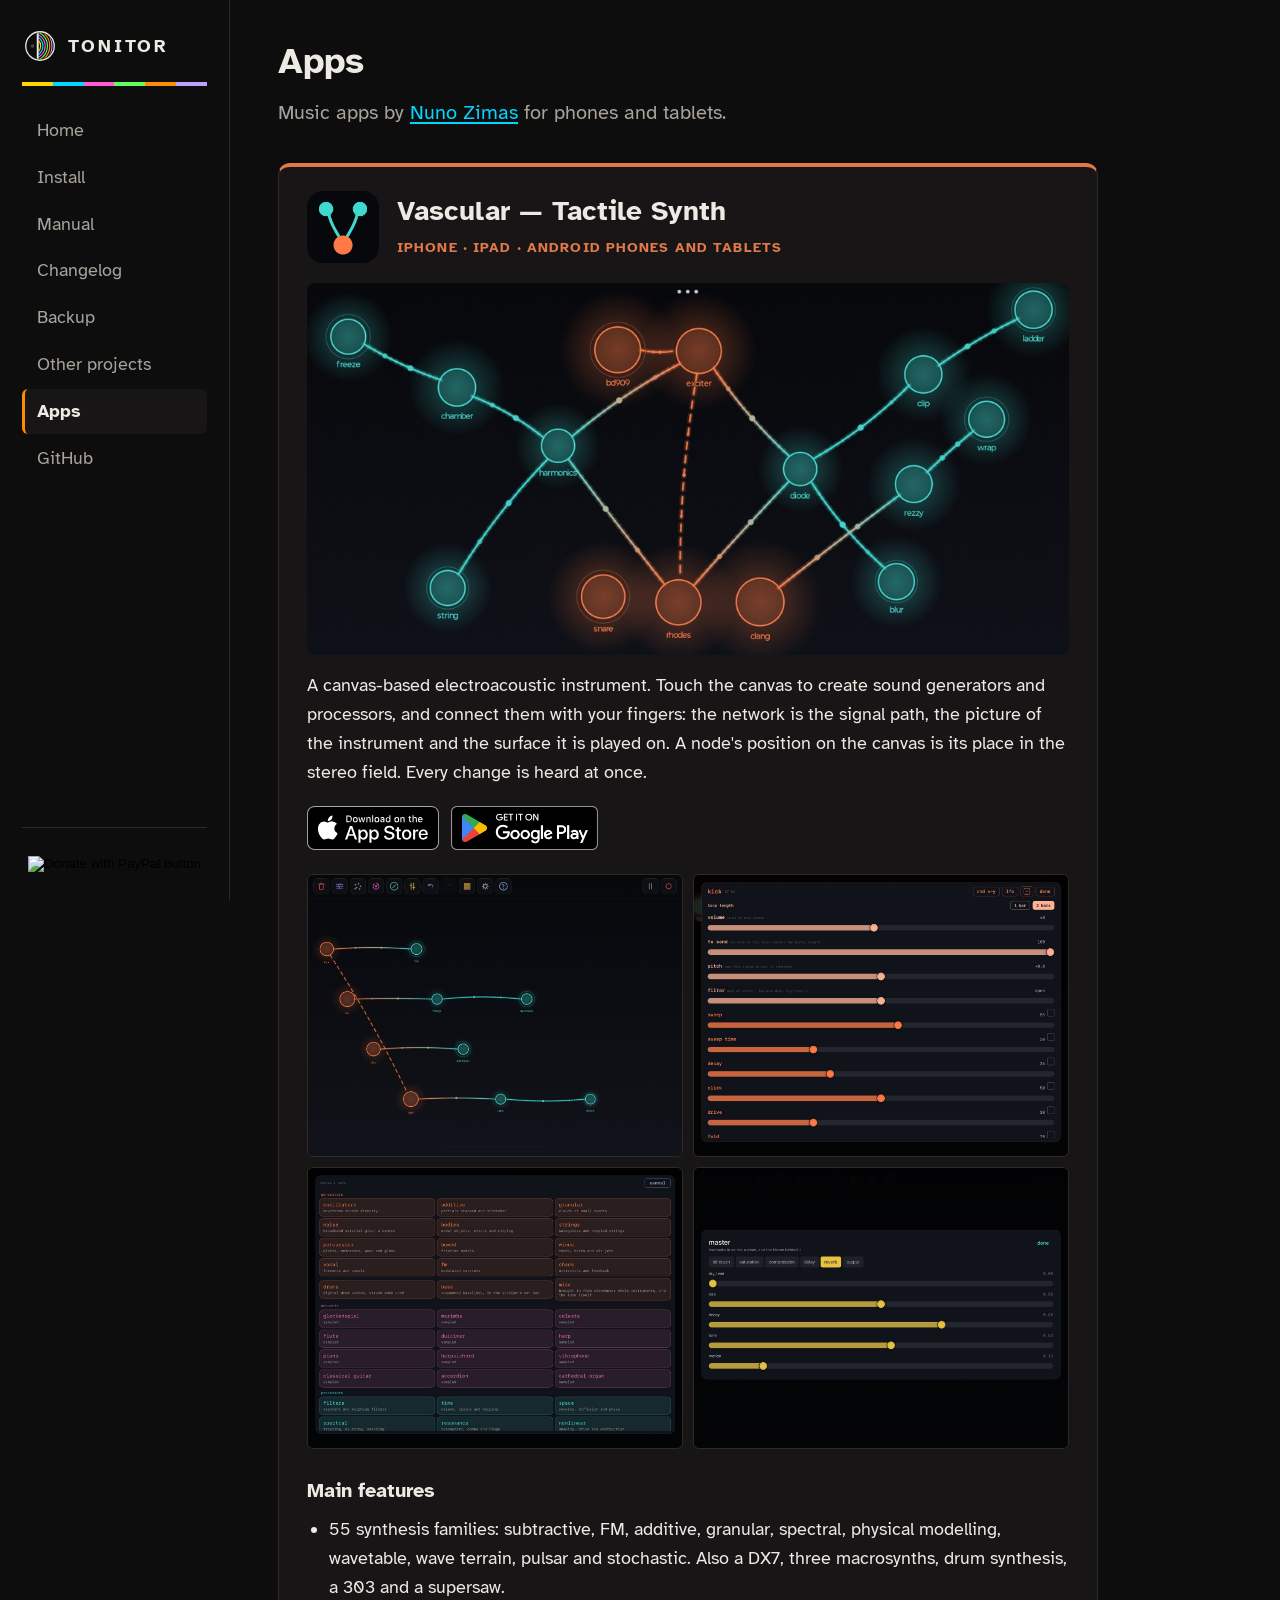
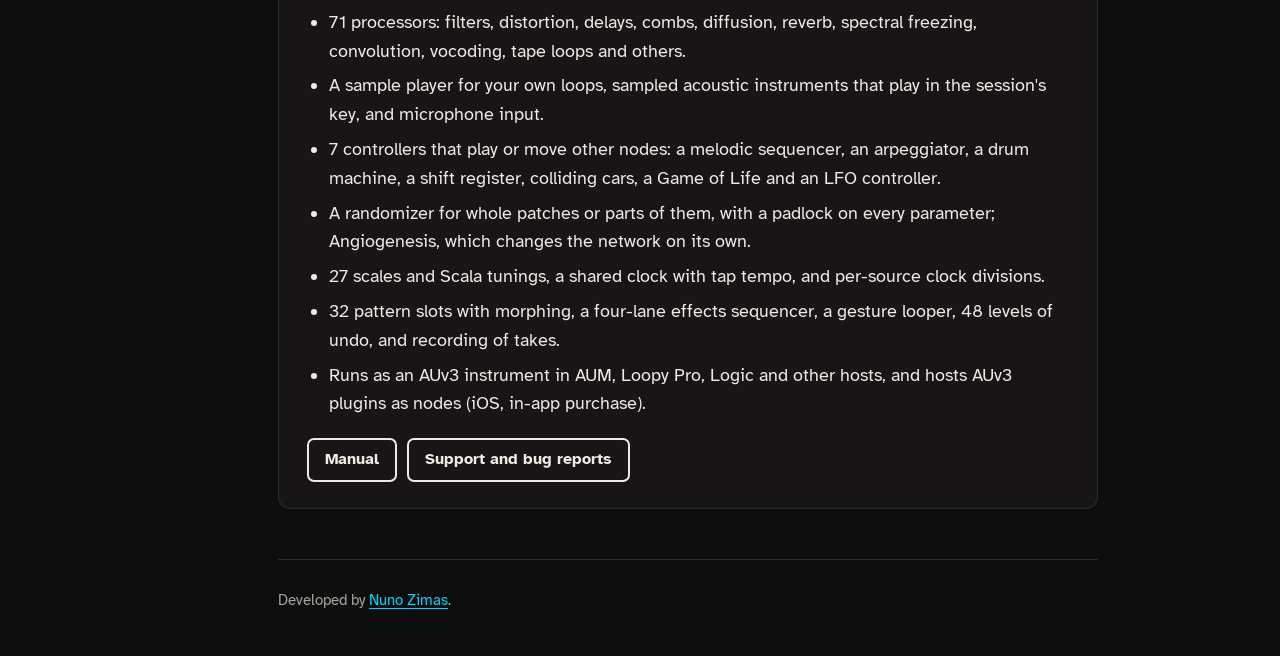
<file: docs/apps.html>
<!doctype html>
<!-- SPDX-License-Identifier: MIT -- Tonitor website (generated by tools/make_site.py from site/, README.md, CHANGELOG.md) -->
<html lang="en">
<head>
<meta charset="utf-8">
<meta name="viewport" content="width=device-width, initial-scale=1">
<title>Apps by Nuno Zimas</title>
<meta name="description" content="Music apps by Nuno Zimas for phones and tablets: Vascular, a touch instrument for iOS and Android.">
<link rel="icon" href="assets/mark.svg" type="image/svg+xml">
<link rel="preconnect" href="https://fonts.googleapis.com">
<link rel="preconnect" href="https://fonts.gstatic.com" crossorigin>
<link href="https://fonts.googleapis.com/css2?family=Atkinson+Hyperlegible:wght@400;700&display=swap" rel="stylesheet">
<link rel="stylesheet" href="css/site.css?v=5e3897962a">
</head>
<body>
<div class="layout">
  <aside class="side">
    <div class="top">
      <a class="brand" href="./"><img src="assets/mark.svg" alt="">TONITOR</a>
      <button class="menu-btn" type="button" aria-label="Menu" aria-controls="site-nav" aria-expanded="false"><span></span><span></span><span></span></button>
    </div>
    <div class="layers" aria-hidden="true"><span></span><span></span><span></span><span></span><span></span><span></span></div>
    <nav id="site-nav" aria-label="Site">
      <button class="menu-close" type="button" aria-label="Close the menu">&times;</button>
      <a href="./">Home</a>
      <a href="install.html">Install</a>
      <a href="manual.html">Manual</a>
      <a href="changelog.html">Changelog</a>
      <a href="backup.html">Backup</a>
      <a href="projects.html">Other projects</a>
      <a href="apps.html" aria-current="page">Apps</a>
      <a href="https://github.com/nzimas/tonitor">GitHub</a>
    </nav>
    <div class="menu-shade" hidden></div>
    <form class="donate donate-side" action="https://www.paypal.com/cgi-bin/webscr" method="post" target="_top">
      <input type="hidden" name="cmd" value="_xclick">
      <input type="hidden" name="business" value="nzimas.lv@gmail.com">
      <input type="hidden" name="item_name" value="Support Tonitor">
      <input type="hidden" name="currency_code" value="EUR">
      <input type="image" src="https://www.paypalobjects.com/en_US/i/btn/btn_donateCC_LG.gif" name="submit"
             title="PayPal - The safer, easier way to pay online!" alt="Donate with PayPal button">
    </form>
  </aside>
  <div class="content">
    <main>
<h1>Apps</h1>
<p class="lead">Music apps by <a href="https://nunozimas.com">Nuno Zimas</a> for phones and tablets.</p>

<div class="apps">

<article class="app" id="vascular">
  <div class="app-head">
    <img class="app-icon" src="assets/apps/vascular/icon.png" alt="" width="72" height="72">
    <div>
      <h2>Vascular — Tactile Synth</h2>
      <span class="device">iPhone · iPad · Android phones and tablets</span>
    </div>
  </div>
  <img class="app-art" src="assets/apps/vascular/artwork.jpg" alt="A Vascular network: generators in orange, processors in teal, joined by the connections between them" width="1024" height="500" loading="lazy">
  <p>A canvas-based electroacoustic instrument. Touch the canvas to create sound generators and processors, and
    connect them with your fingers: the network is the signal path, the picture of the instrument and the surface it
    is played on. A node's position on the canvas is its place in the stereo field. Every change is heard at once.</p>
  <div class="stores">
    <a href="https://apps.apple.com/us/app/vascular-tactile-synth/id6808173190"><img src="assets/apps/app-store-badge.svg" alt="Download on the App Store" height="44"></a>
    <a href="https://play.google.com/store/apps/details?id=com.nzimas.vascular"><img src="assets/apps/google-play-badge.png" alt="Get it on Google Play" height="44"></a>
  </div>

  <div class="shots">
    <a href="assets/apps/vascular/canvas.jpg"><img src="assets/apps/vascular/canvas.jpg" alt="The canvas: generators with chains of processors" width="1400" height="1050" loading="lazy"></a>
    <a href="assets/apps/vascular/node.jpg"><img src="assets/apps/vascular/node.jpg" alt="A node's controls" width="1400" height="1050" loading="lazy"></a>
    <a href="assets/apps/vascular/palette.jpg"><img src="assets/apps/vascular/palette.jpg" alt="The palette of generators, sampled instruments and processors" width="1400" height="1050" loading="lazy"></a>
    <a href="assets/apps/vascular/master.jpg"><img src="assets/apps/vascular/master.jpg" alt="The master effects, on the reverb" width="1400" height="1050" loading="lazy"></a>
  </div>

  <h3>Main features</h3>
  <ul class="app-features">
    <li>55 synthesis families: subtractive, FM, additive, granular, spectral, physical modelling, wavetable, wave
      terrain, pulsar and stochastic. Also a DX7, three macrosynths, drum synthesis, a 303 and a supersaw.</li>
    <li>71 processors: filters, distortion, delays, combs, diffusion, reverb, spectral freezing, convolution,
      vocoding, tape loops and others.</li>
    <li>A sample player for your own loops, sampled acoustic instruments that play in the session's key, and
      microphone input.</li>
    <li>7 controllers that play or move other nodes: a melodic sequencer, an arpeggiator, a drum machine, a shift
      register, colliding cars, a Game of Life and an LFO controller.</li>
    <li>A randomizer for whole patches or parts of them, with a padlock on every parameter; Angiogenesis, which
      changes the network on its own.</li>
    <li>27 scales and Scala tunings, a shared clock with tap tempo, and per-source clock divisions.</li>
    <li>32 pattern slots with morphing, a four-lane effects sequencer, a gesture looper, 48 levels of undo, and
      recording of takes.</li>
    <li>Runs as an AUv3 instrument in AUM, Loopy Pro, Logic and other hosts, and hosts AUv3 plugins as nodes (iOS,
      in-app purchase).</li>
  </ul>
  <div class="links">
    <a class="btn small" href="https://absolute.lv/en/products/vascular-tactile-synth/manual">Manual</a>
    <a class="btn small" href="https://github.com/nzimas/vascular-ios/issues">Support and bug reports</a>
  </div>
</article>

</div>

    </main>
    <footer>
      <p>Developed by <a href="https://nunozimas.com">Nuno Zimas</a>.</p>
      <form class="donate donate-foot" action="https://www.paypal.com/cgi-bin/webscr" method="post" target="_top">
        <input type="hidden" name="cmd" value="_xclick">
        <input type="hidden" name="business" value="nzimas.lv@gmail.com">
        <input type="hidden" name="item_name" value="Support Tonitor">
        <input type="hidden" name="currency_code" value="EUR">
        <input type="image" src="https://www.paypalobjects.com/en_US/i/btn/btn_donateCC_LG.gif" name="submit"
               title="PayPal - The safer, easier way to pay online!" alt="Donate with PayPal button">
      </form>
    </footer>
  </div>
</div>
<script src="js/menu.js?v=5e3897962a"></script>
</body>
</html>
</file>
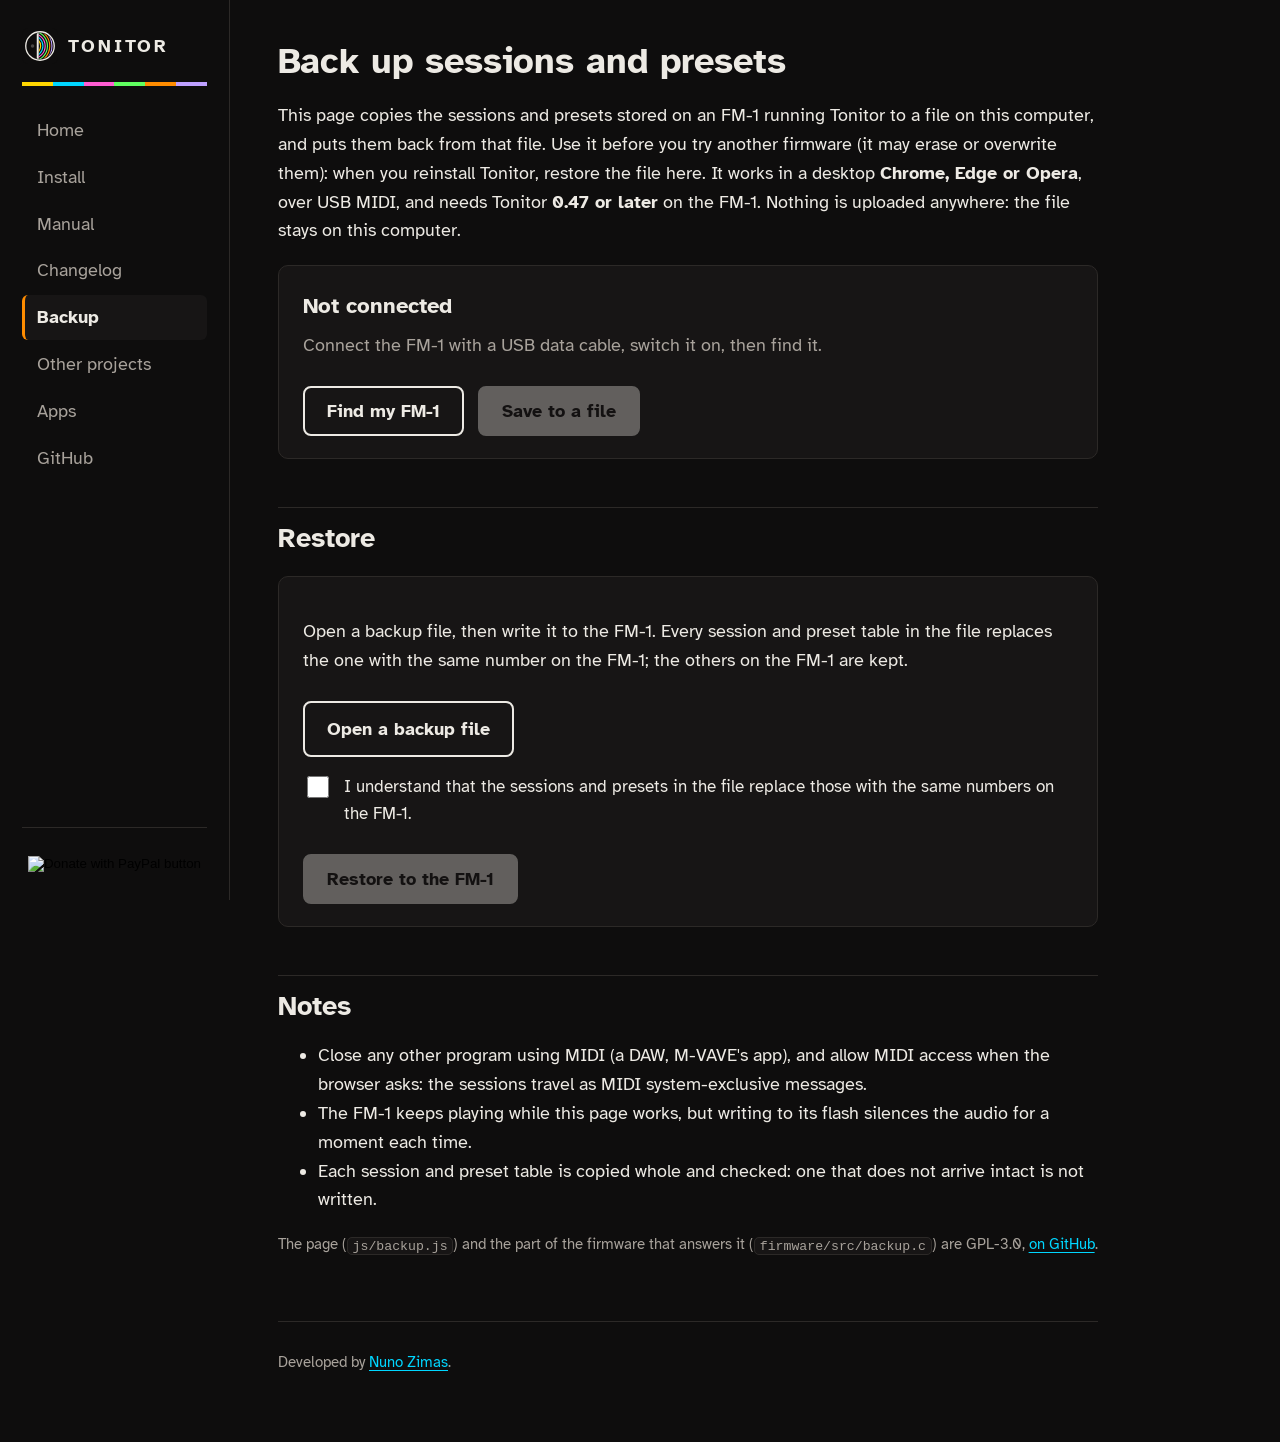
<file: docs/backup.html>
<!doctype html>
<!-- SPDX-License-Identifier: MIT -- Tonitor website (generated by tools/make_site.py from site/, README.md, CHANGELOG.md) -->
<html lang="en">
<head>
<meta charset="utf-8">
<meta name="viewport" content="width=device-width, initial-scale=1">
<title>Back up Tonitor sessions</title>
<meta name="description" content="Save the sessions and presets on an FM-1 running Tonitor to a file, and restore them, from your browser.">
<link rel="icon" href="assets/mark.svg" type="image/svg+xml">
<link rel="preconnect" href="https://fonts.googleapis.com">
<link rel="preconnect" href="https://fonts.gstatic.com" crossorigin>
<link href="https://fonts.googleapis.com/css2?family=Atkinson+Hyperlegible:wght@400;700&display=swap" rel="stylesheet">
<link rel="stylesheet" href="css/site.css?v=5e3897962a">
<script type="module" src="js/backup.js"></script>
</head>
<body>
<div class="layout">
  <aside class="side">
    <div class="top">
      <a class="brand" href="./"><img src="assets/mark.svg" alt="">TONITOR</a>
      <button class="menu-btn" type="button" aria-label="Menu" aria-controls="site-nav" aria-expanded="false"><span></span><span></span><span></span></button>
    </div>
    <div class="layers" aria-hidden="true"><span></span><span></span><span></span><span></span><span></span><span></span></div>
    <nav id="site-nav" aria-label="Site">
      <button class="menu-close" type="button" aria-label="Close the menu">&times;</button>
      <a href="./">Home</a>
      <a href="install.html">Install</a>
      <a href="manual.html">Manual</a>
      <a href="changelog.html">Changelog</a>
      <a href="backup.html" aria-current="page">Backup</a>
      <a href="projects.html">Other projects</a>
      <a href="apps.html">Apps</a>
      <a href="https://github.com/nzimas/tonitor">GitHub</a>
    </nav>
    <div class="menu-shade" hidden></div>
    <form class="donate donate-side" action="https://www.paypal.com/cgi-bin/webscr" method="post" target="_top">
      <input type="hidden" name="cmd" value="_xclick">
      <input type="hidden" name="business" value="nzimas.lv@gmail.com">
      <input type="hidden" name="item_name" value="Support Tonitor">
      <input type="hidden" name="currency_code" value="EUR">
      <input type="image" src="https://www.paypalobjects.com/en_US/i/btn/btn_donateCC_LG.gif" name="submit"
             title="PayPal - The safer, easier way to pay online!" alt="Donate with PayPal button">
    </form>
  </aside>
  <div class="content">
    <main>
<h1>Back up sessions and presets</h1>
<p>This page copies the sessions and presets stored on an FM-1 running Tonitor to a file on this computer, and
  puts them back from that file. Use it before you try another firmware (it may erase or overwrite them): when
  you reinstall Tonitor, restore the file here. It works in a desktop <b>Chrome, Edge or Opera</b>, over USB
  MIDI, and needs Tonitor <b>0.47 or later</b> on the FM-1. Nothing is uploaded anywhere: the file stays on this
  computer.</p>

<div class="panel" aria-live="polite">
  <p class="status" id="status">Not connected</p>
  <p class="detail" id="detail">Connect the FM-1 with a USB data cable, switch it on, then find it.</p>
  <dl class="dev" id="facts" hidden>
    <dt>On the FM-1</dt><dd id="f-dev"></dd>
    <dt>In the file</dt><dd id="f-file">no file opened</dd>
  </dl>
  <div class="bar" id="bar" hidden><div></div></div>
  <div class="cta">
    <button class="btn" id="connect">Find my FM-1</button>
    <button class="btn primary" id="save" disabled>Save to a file</button>
  </div>
</div>

<h2>Restore</h2>
<div class="panel">
  <p>Open a backup file, then write it to the FM-1. Every session and preset table in the file
    replaces the one with the same number on the FM-1; the others on the FM-1 are kept.</p>
  <div class="cta">
    <label class="btn" for="file">Open a backup file</label>
    <input type="file" id="file" accept=".json,application/json" hidden>
  </div>
  <label class="check"><input type="checkbox" id="agree">
    <span>I understand that the sessions and presets in the file replace those with the same numbers on the
      FM-1.</span></label>
  <div class="cta">
    <button class="btn primary" id="restore" disabled>Restore to the FM-1</button>
  </div>
  <div aria-live="polite">
    <p class="status" id="r-status" hidden></p>
    <p class="detail" id="r-detail" hidden></p>
    <div class="bar" id="r-bar" hidden><div></div></div>
  </div>
</div>

<h2>Notes</h2>
<ul>
  <li>Close any other program using MIDI (a DAW, M-VAVE's app), and allow MIDI access when the browser asks:
    the sessions travel as MIDI system-exclusive messages.</li>
  <li>The FM-1 keeps playing while this page works, but writing to its flash silences the audio for a moment
    each time.</li>
  <li>Each session and preset table is copied whole and checked: one that does not arrive intact is not written.</li>
</ul>
<p class="note">The page (<code>js/backup.js</code>) and the part of the firmware that answers it
  (<code>firmware/src/backup.c</code>) are GPL-3.0, <a href="https://github.com/nzimas/tonitor">on GitHub</a>.</p>

    </main>
    <footer>
      <p>Developed by <a href="https://nunozimas.com">Nuno Zimas</a>.</p>
      <form class="donate donate-foot" action="https://www.paypal.com/cgi-bin/webscr" method="post" target="_top">
        <input type="hidden" name="cmd" value="_xclick">
        <input type="hidden" name="business" value="nzimas.lv@gmail.com">
        <input type="hidden" name="item_name" value="Support Tonitor">
        <input type="hidden" name="currency_code" value="EUR">
        <input type="image" src="https://www.paypalobjects.com/en_US/i/btn/btn_donateCC_LG.gif" name="submit"
               title="PayPal - The safer, easier way to pay online!" alt="Donate with PayPal button">
      </form>
    </footer>
  </div>
</div>
<script src="js/menu.js?v=5e3897962a"></script>
</body>
</html>
</file>
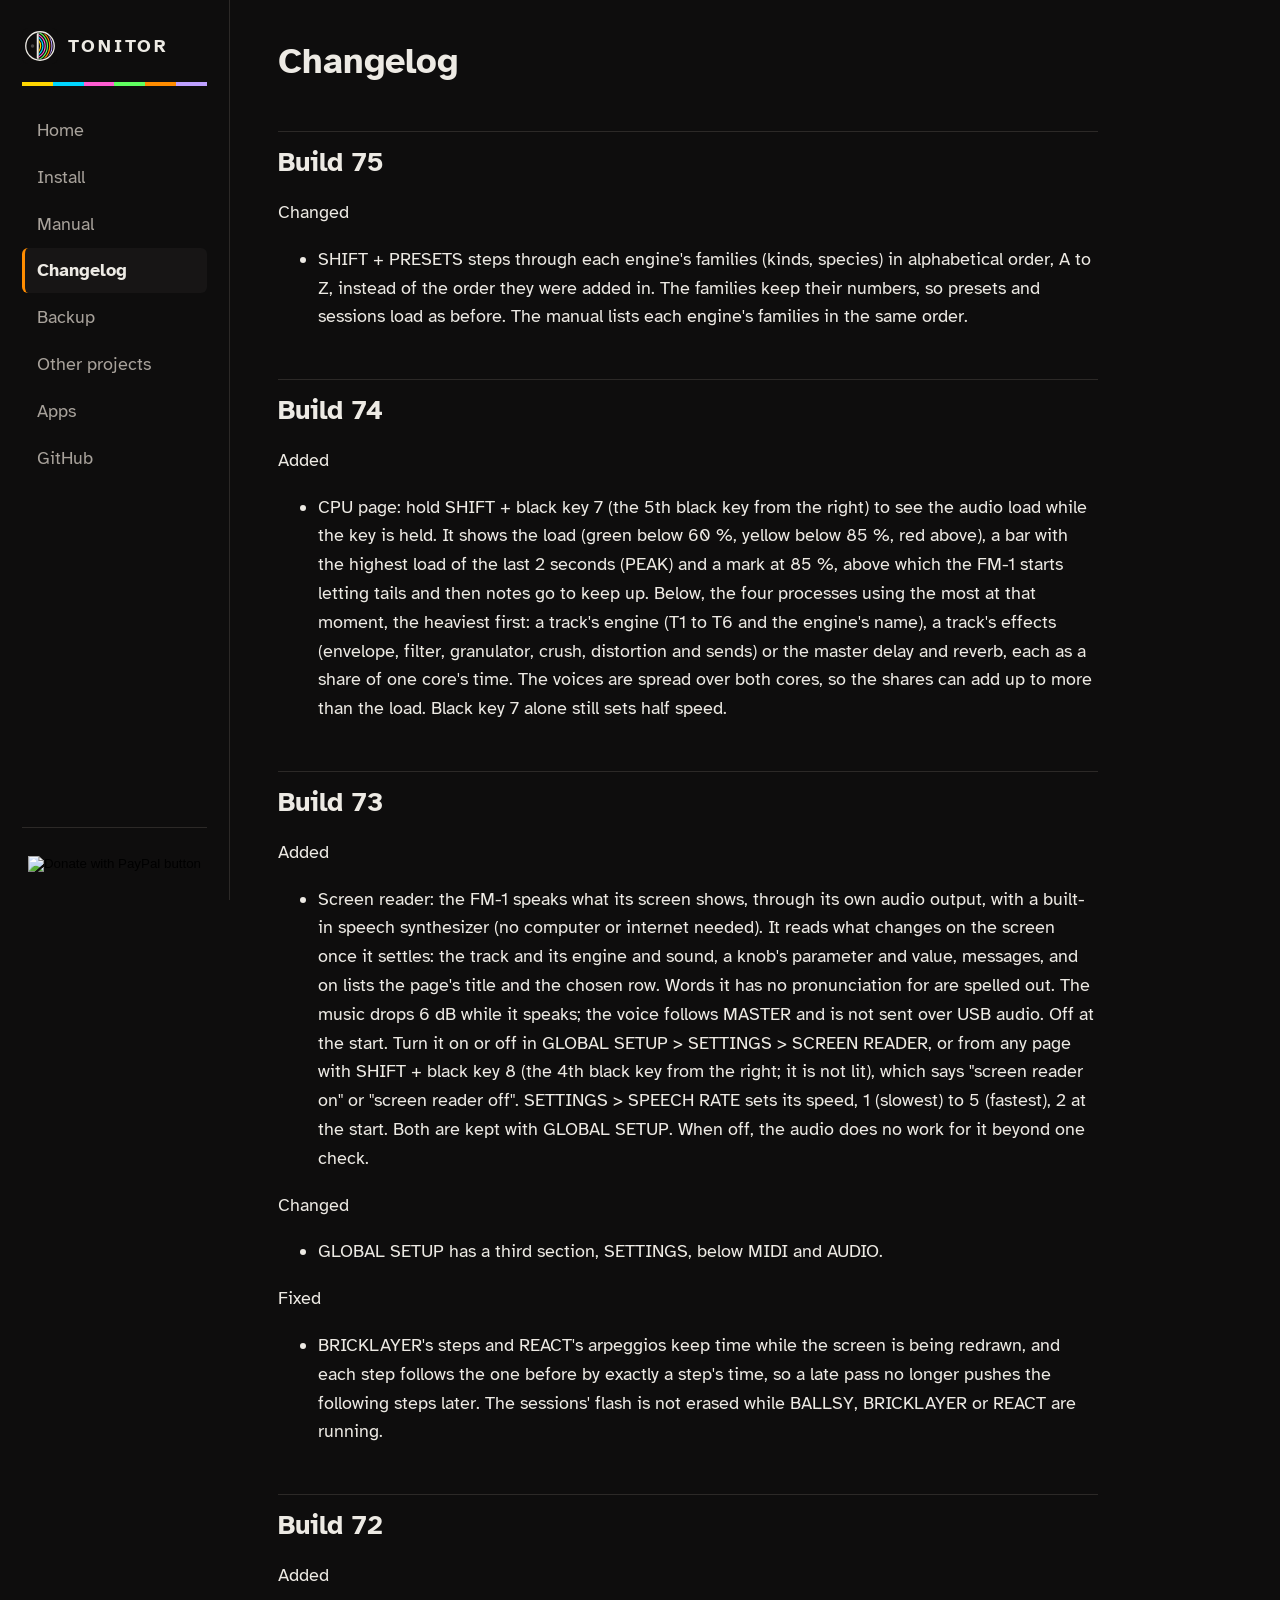
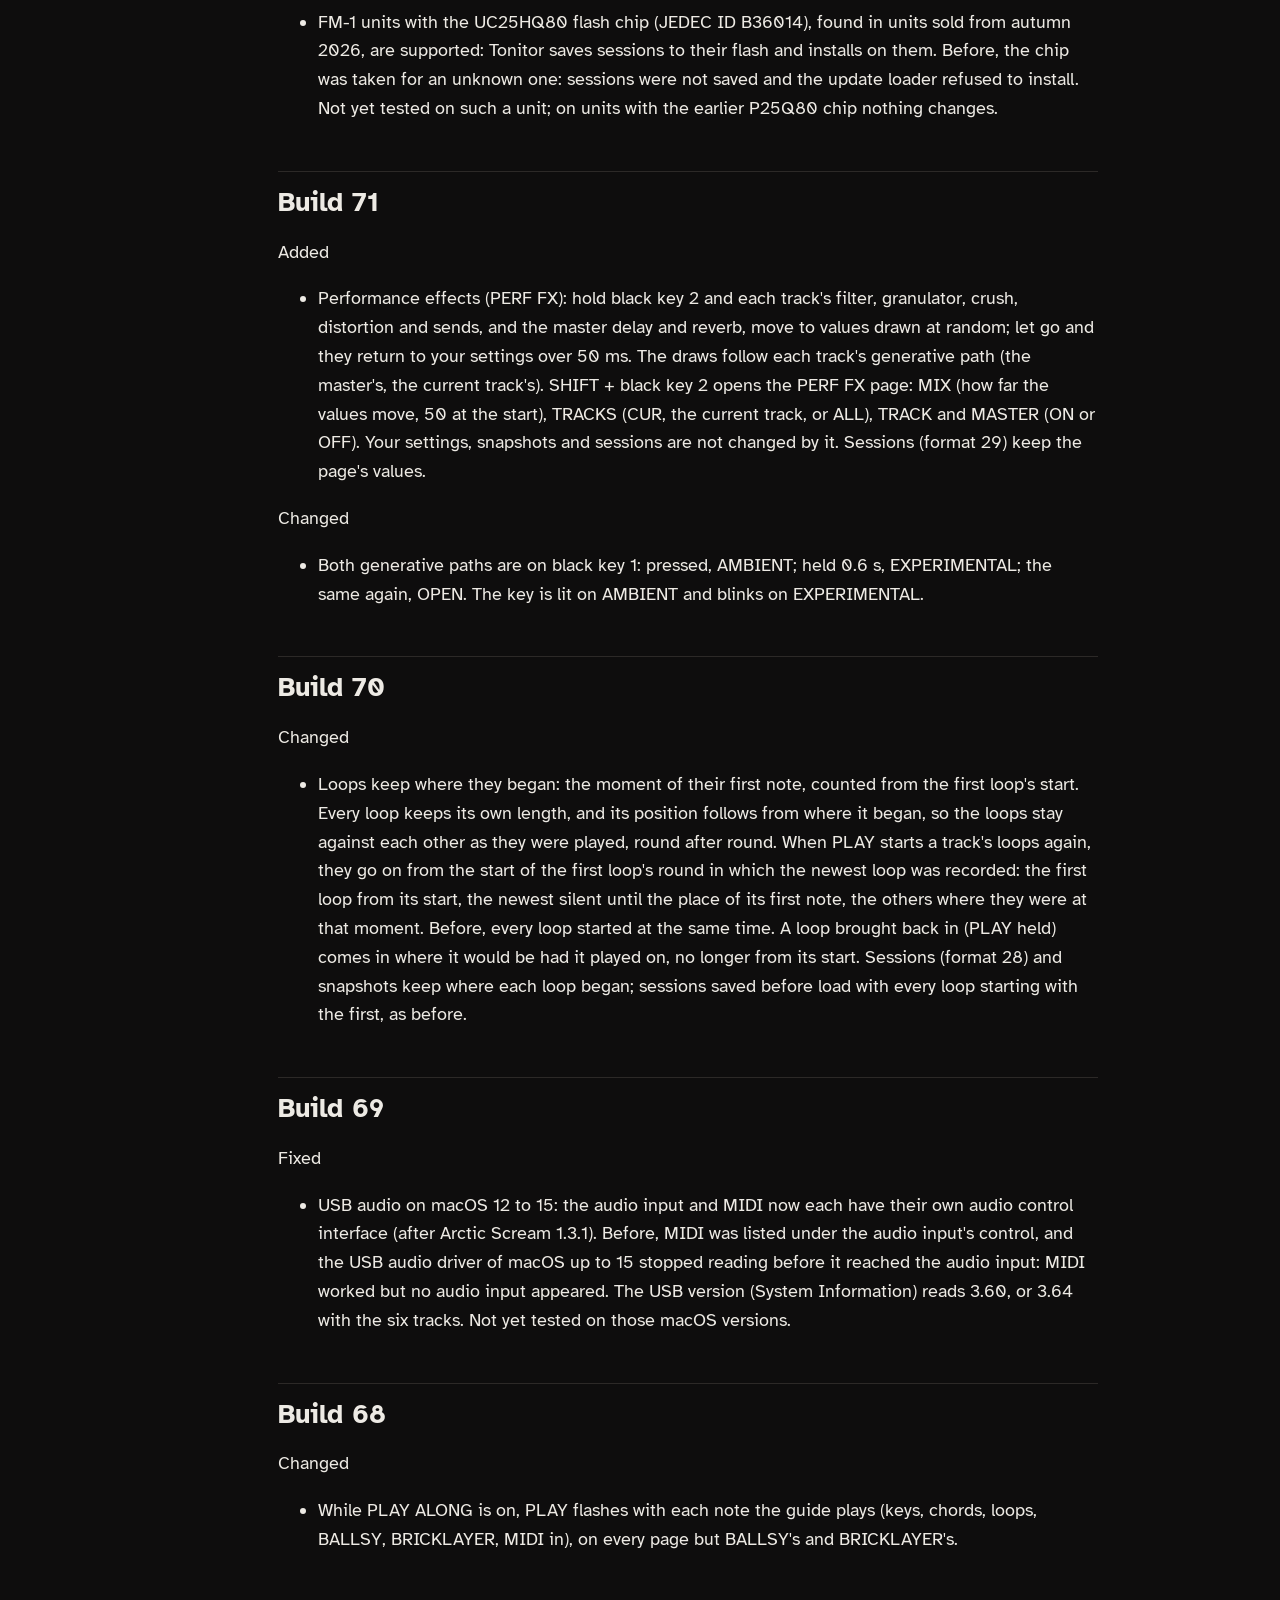
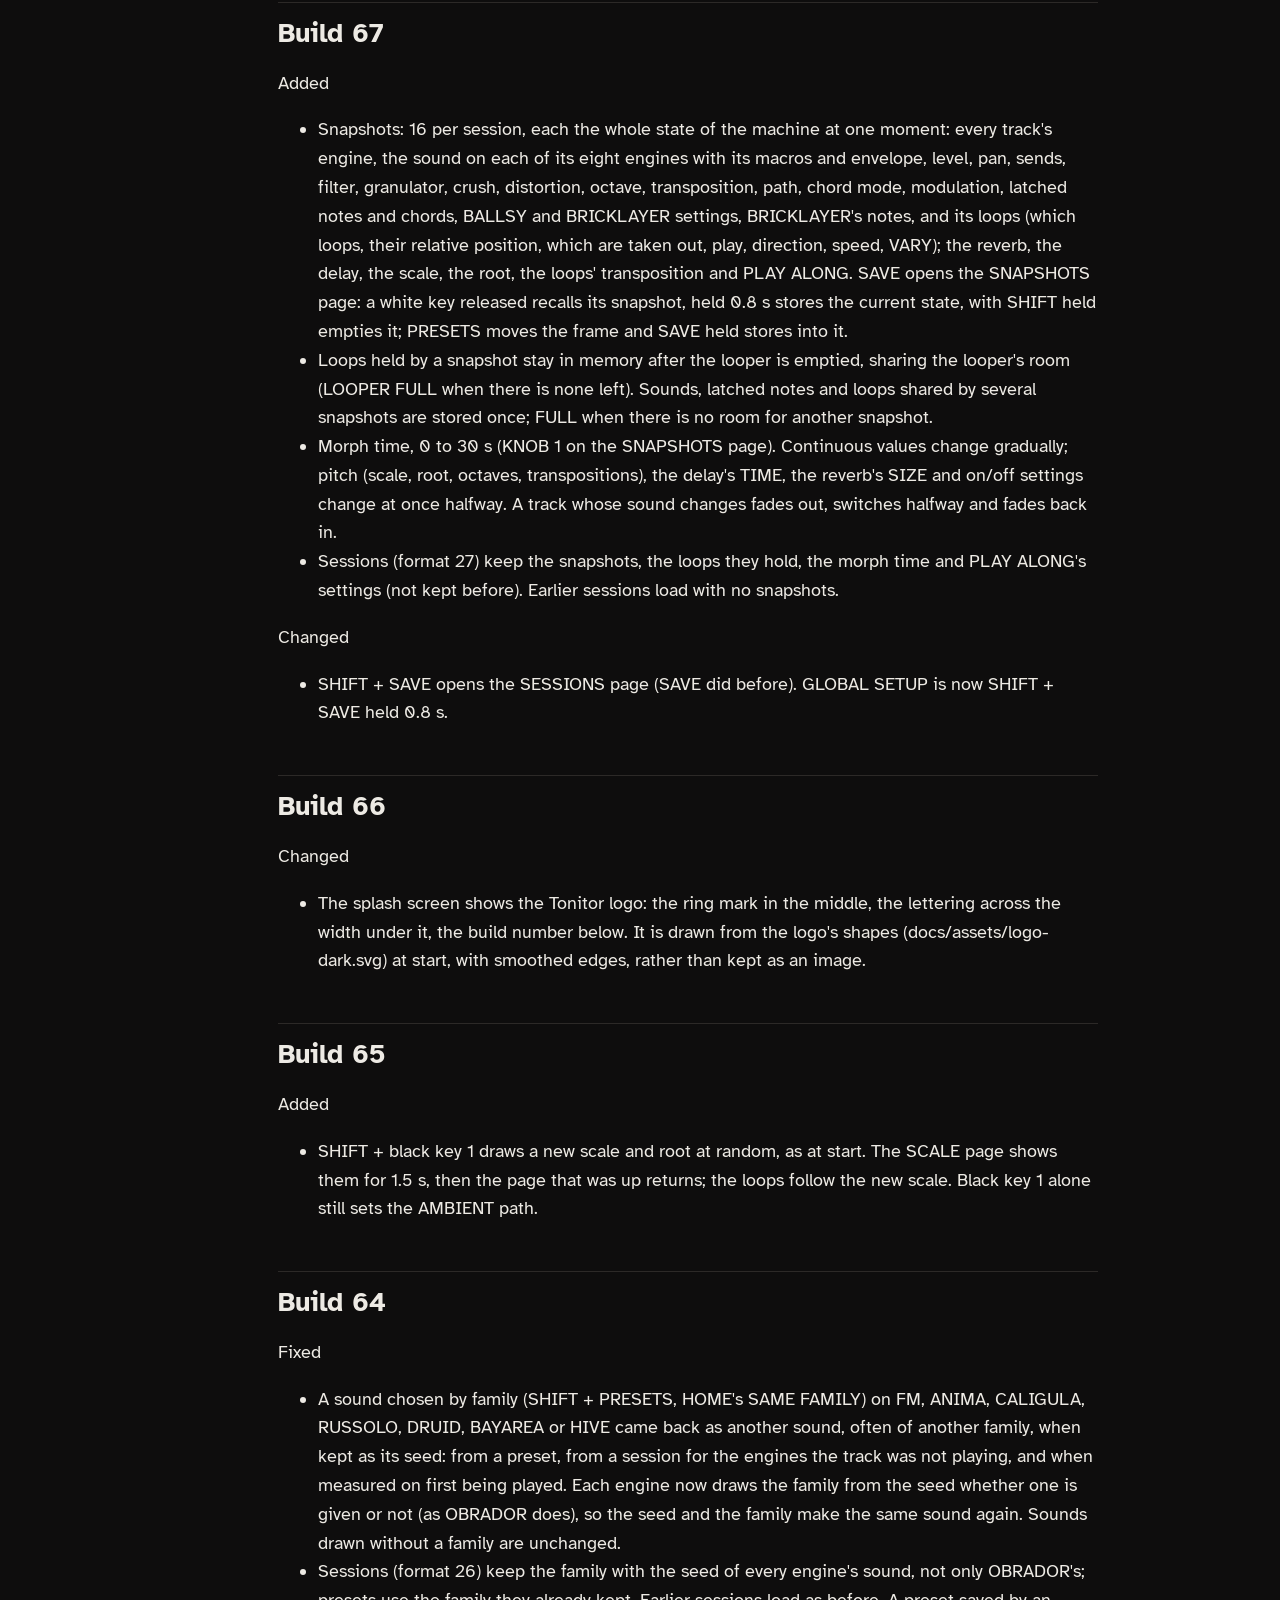
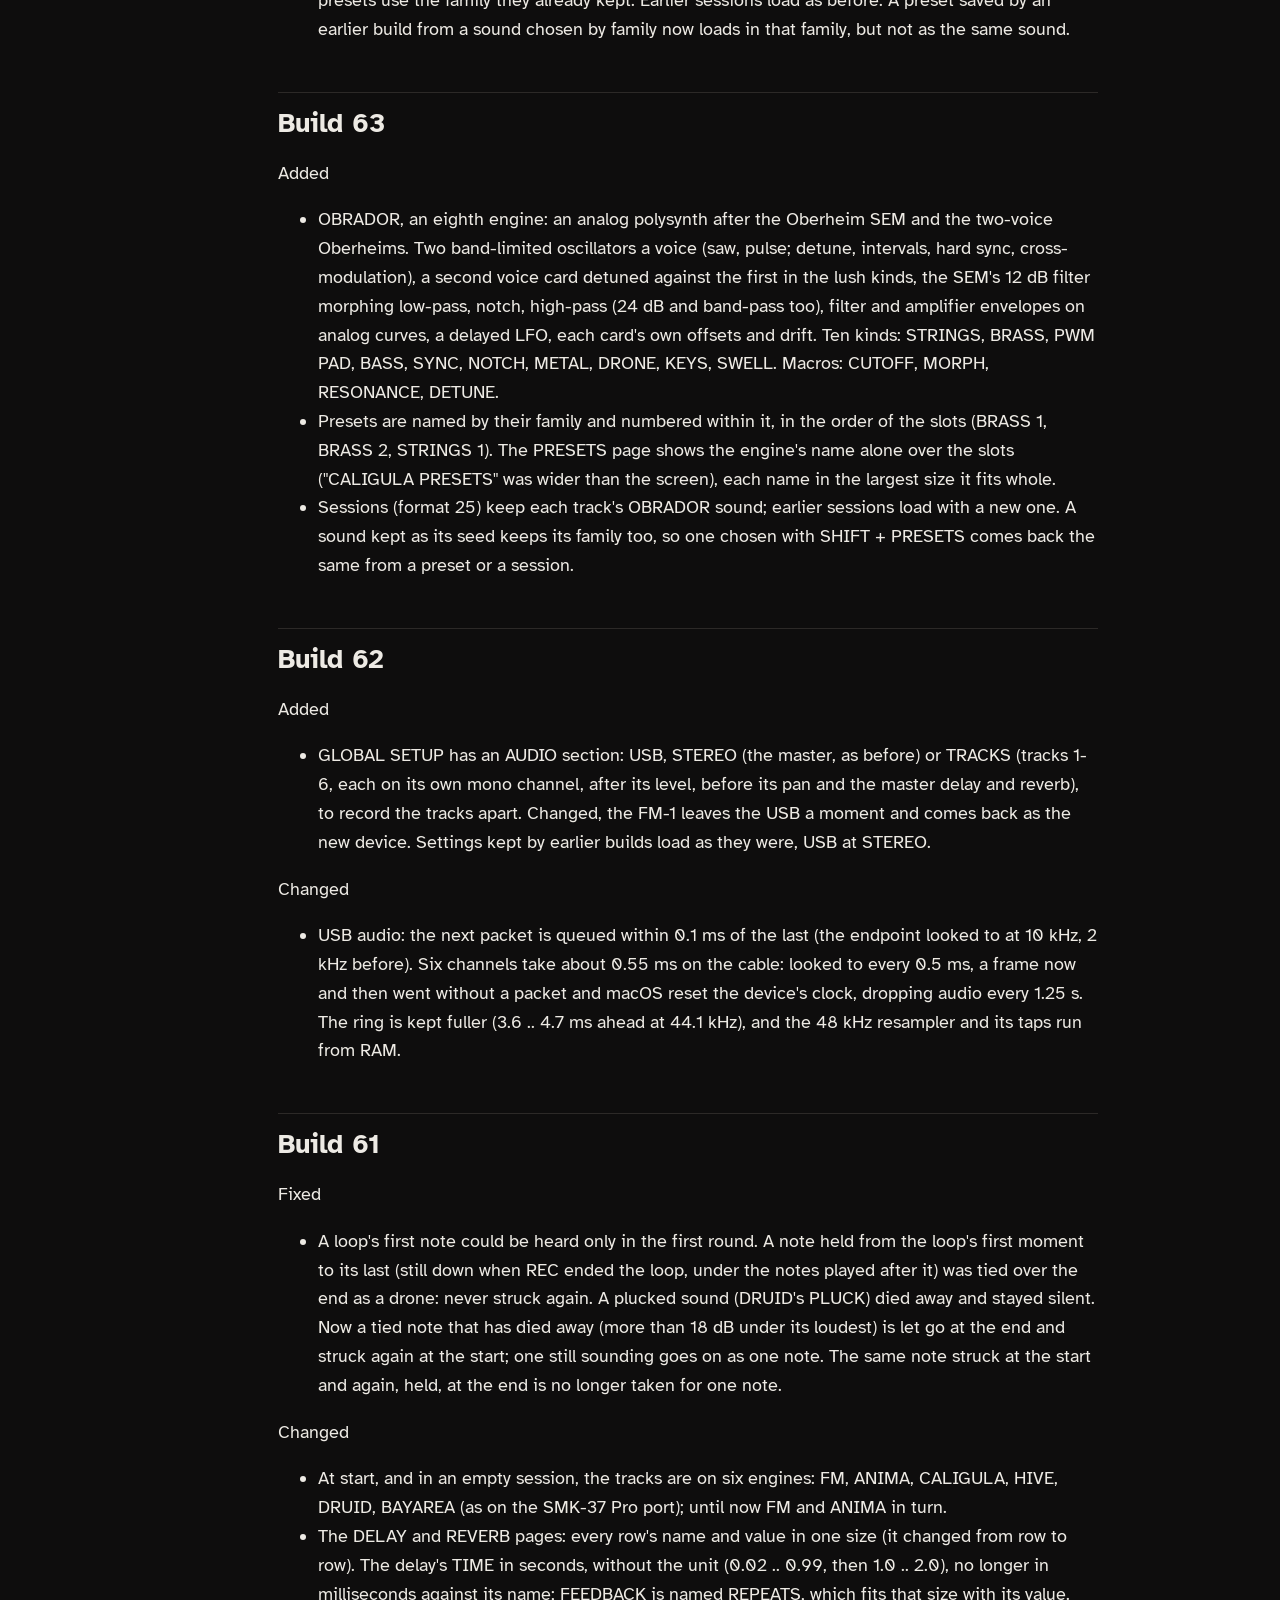
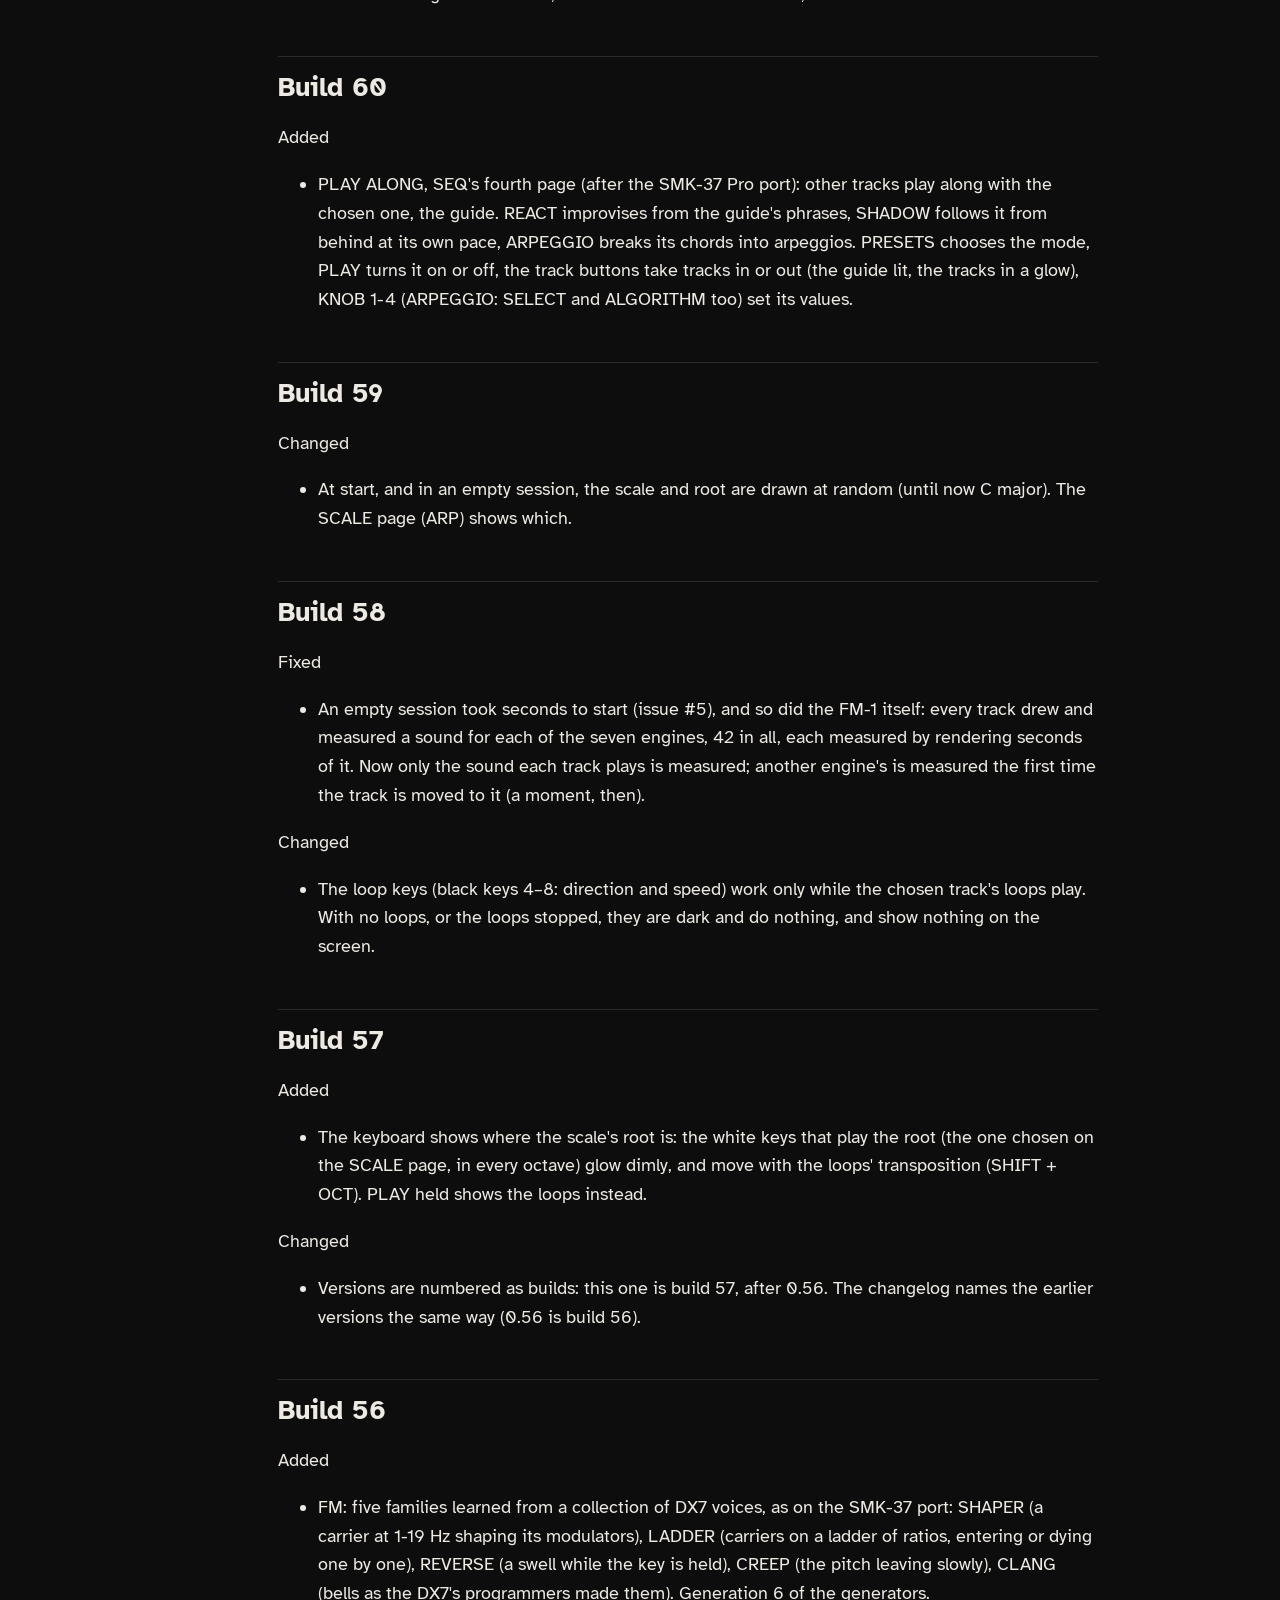
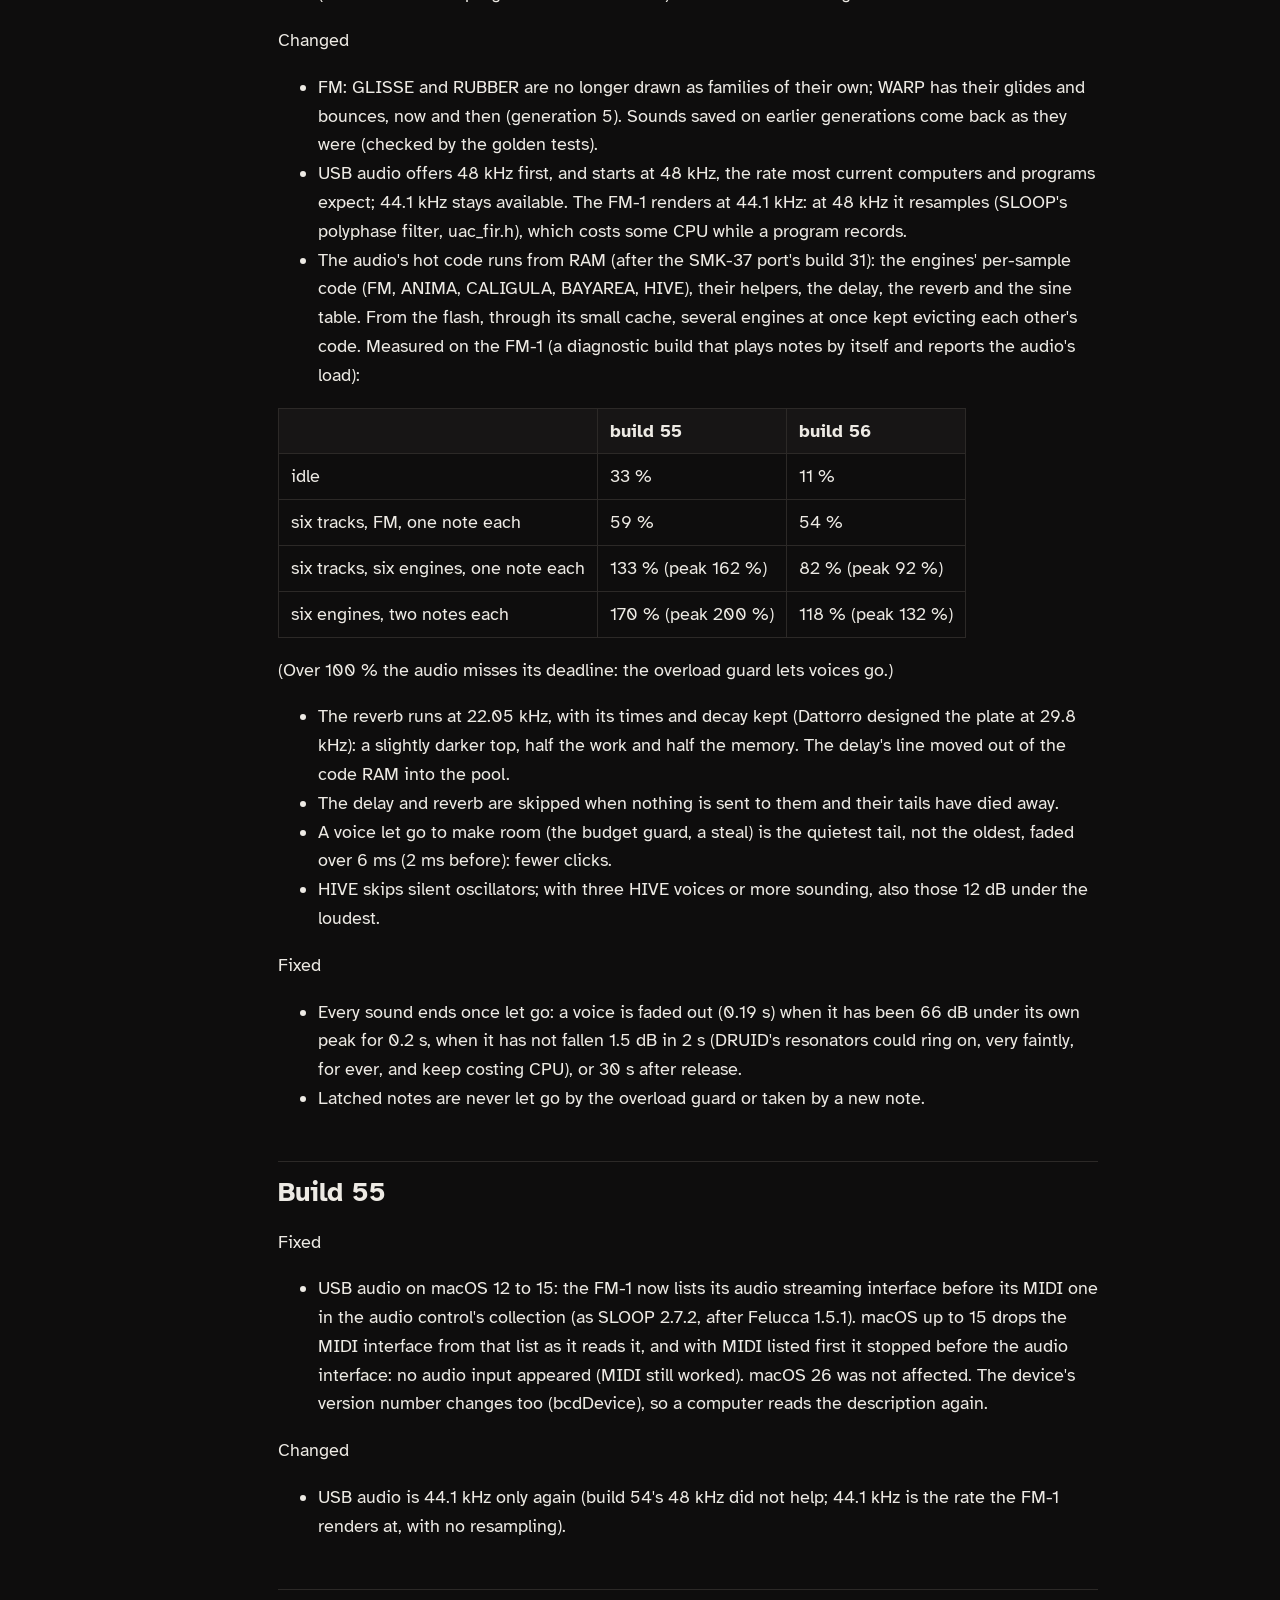
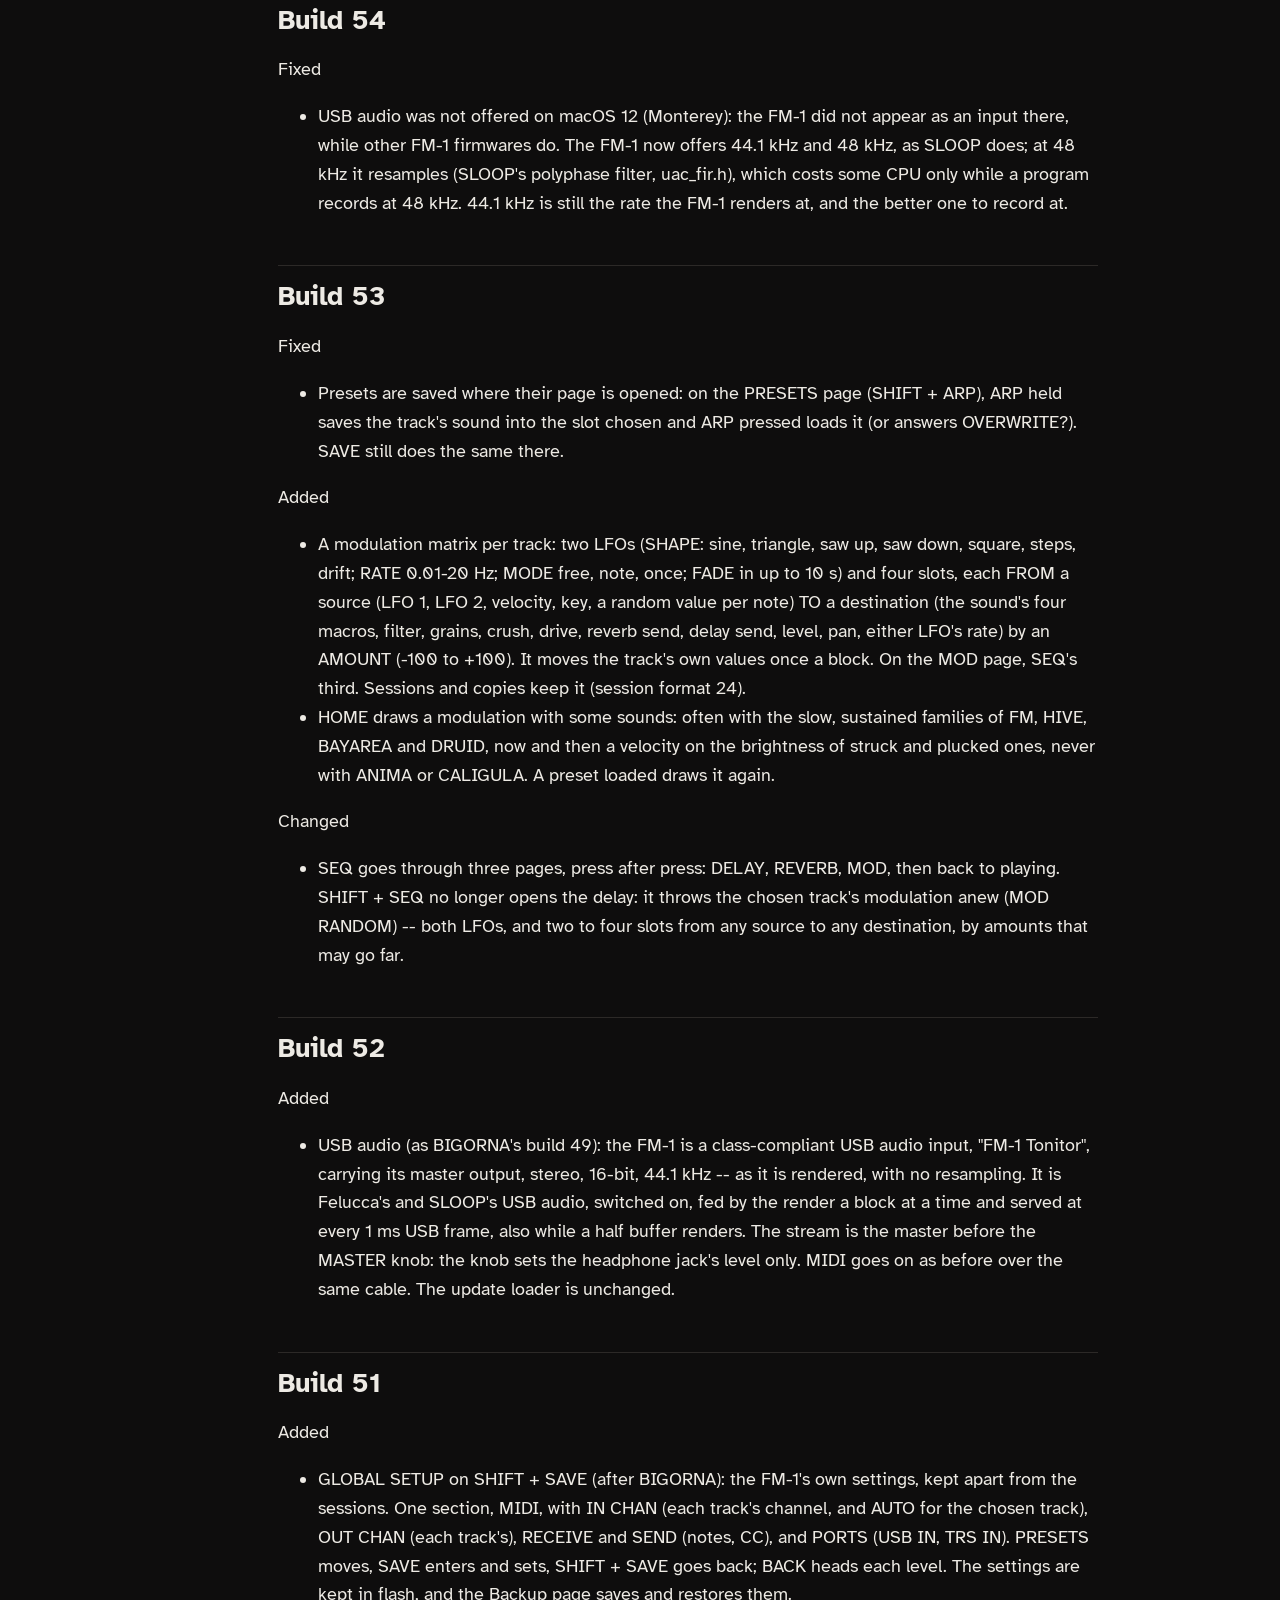
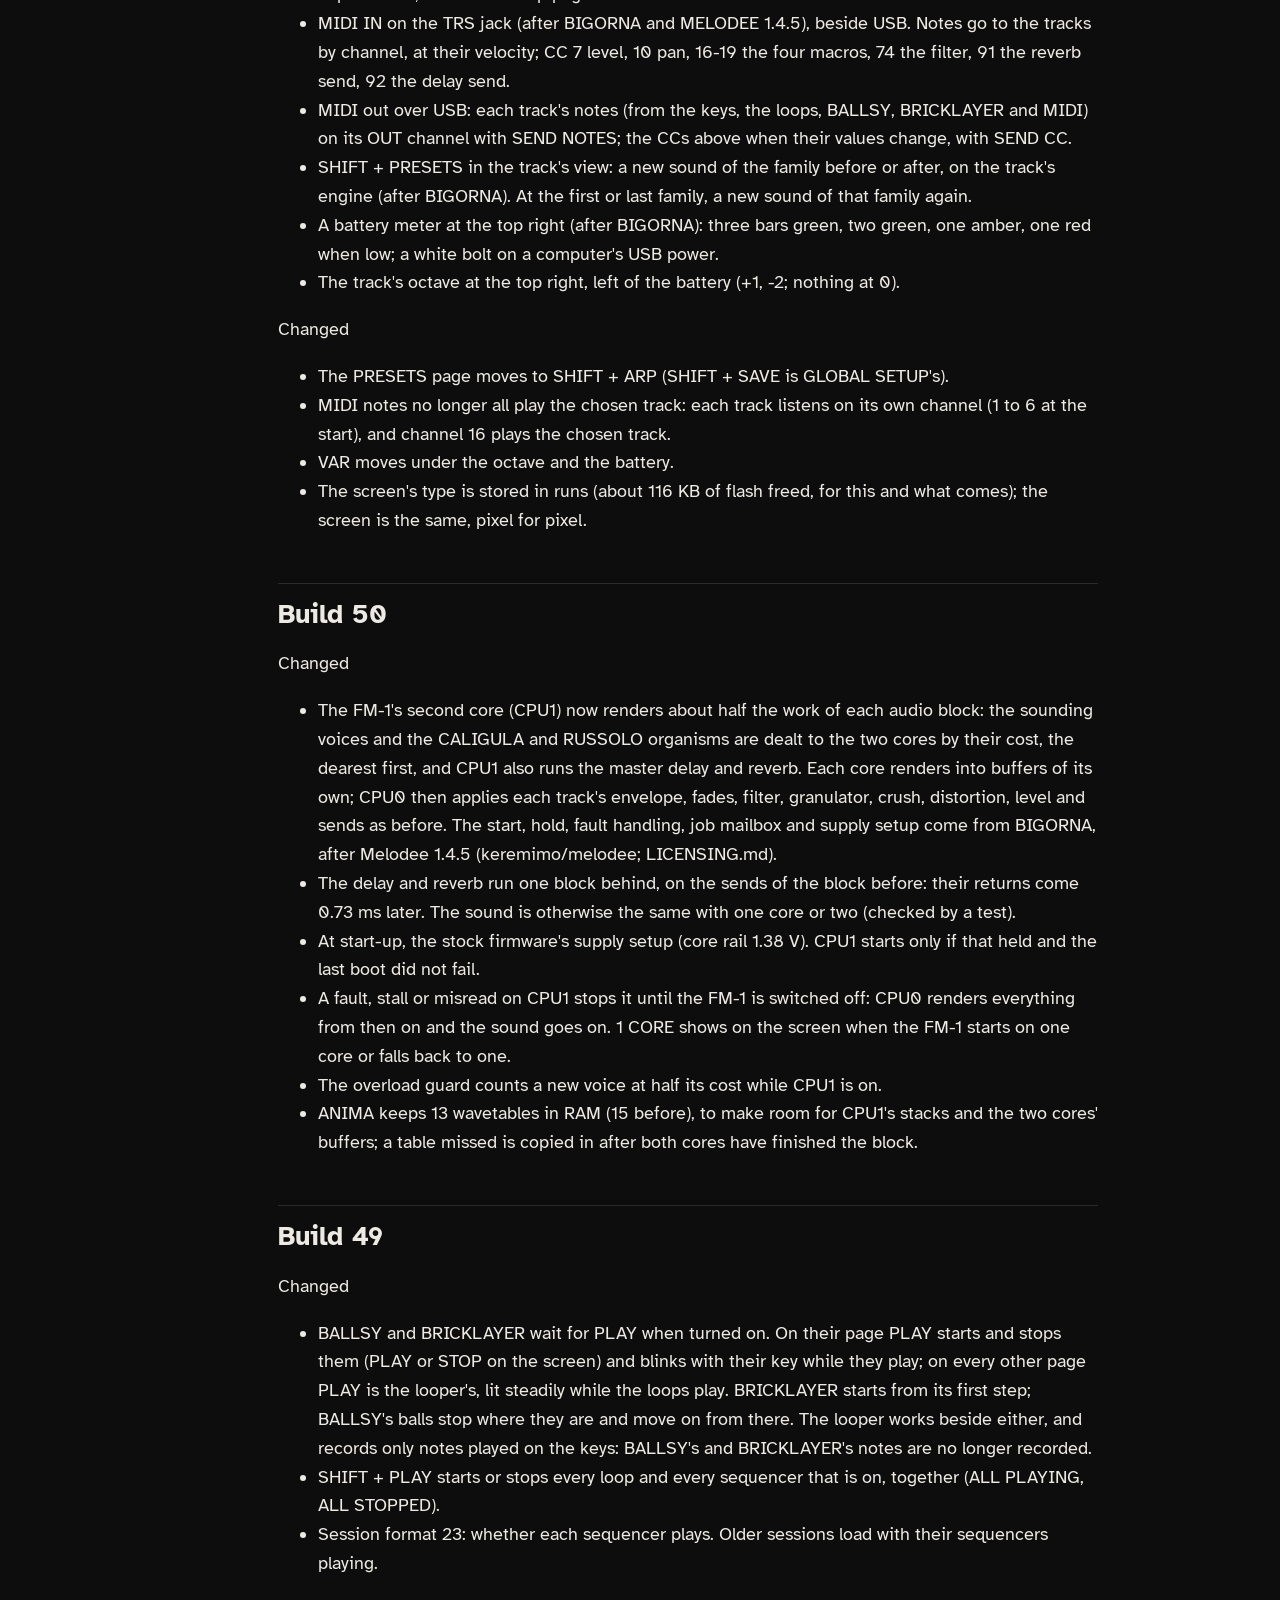
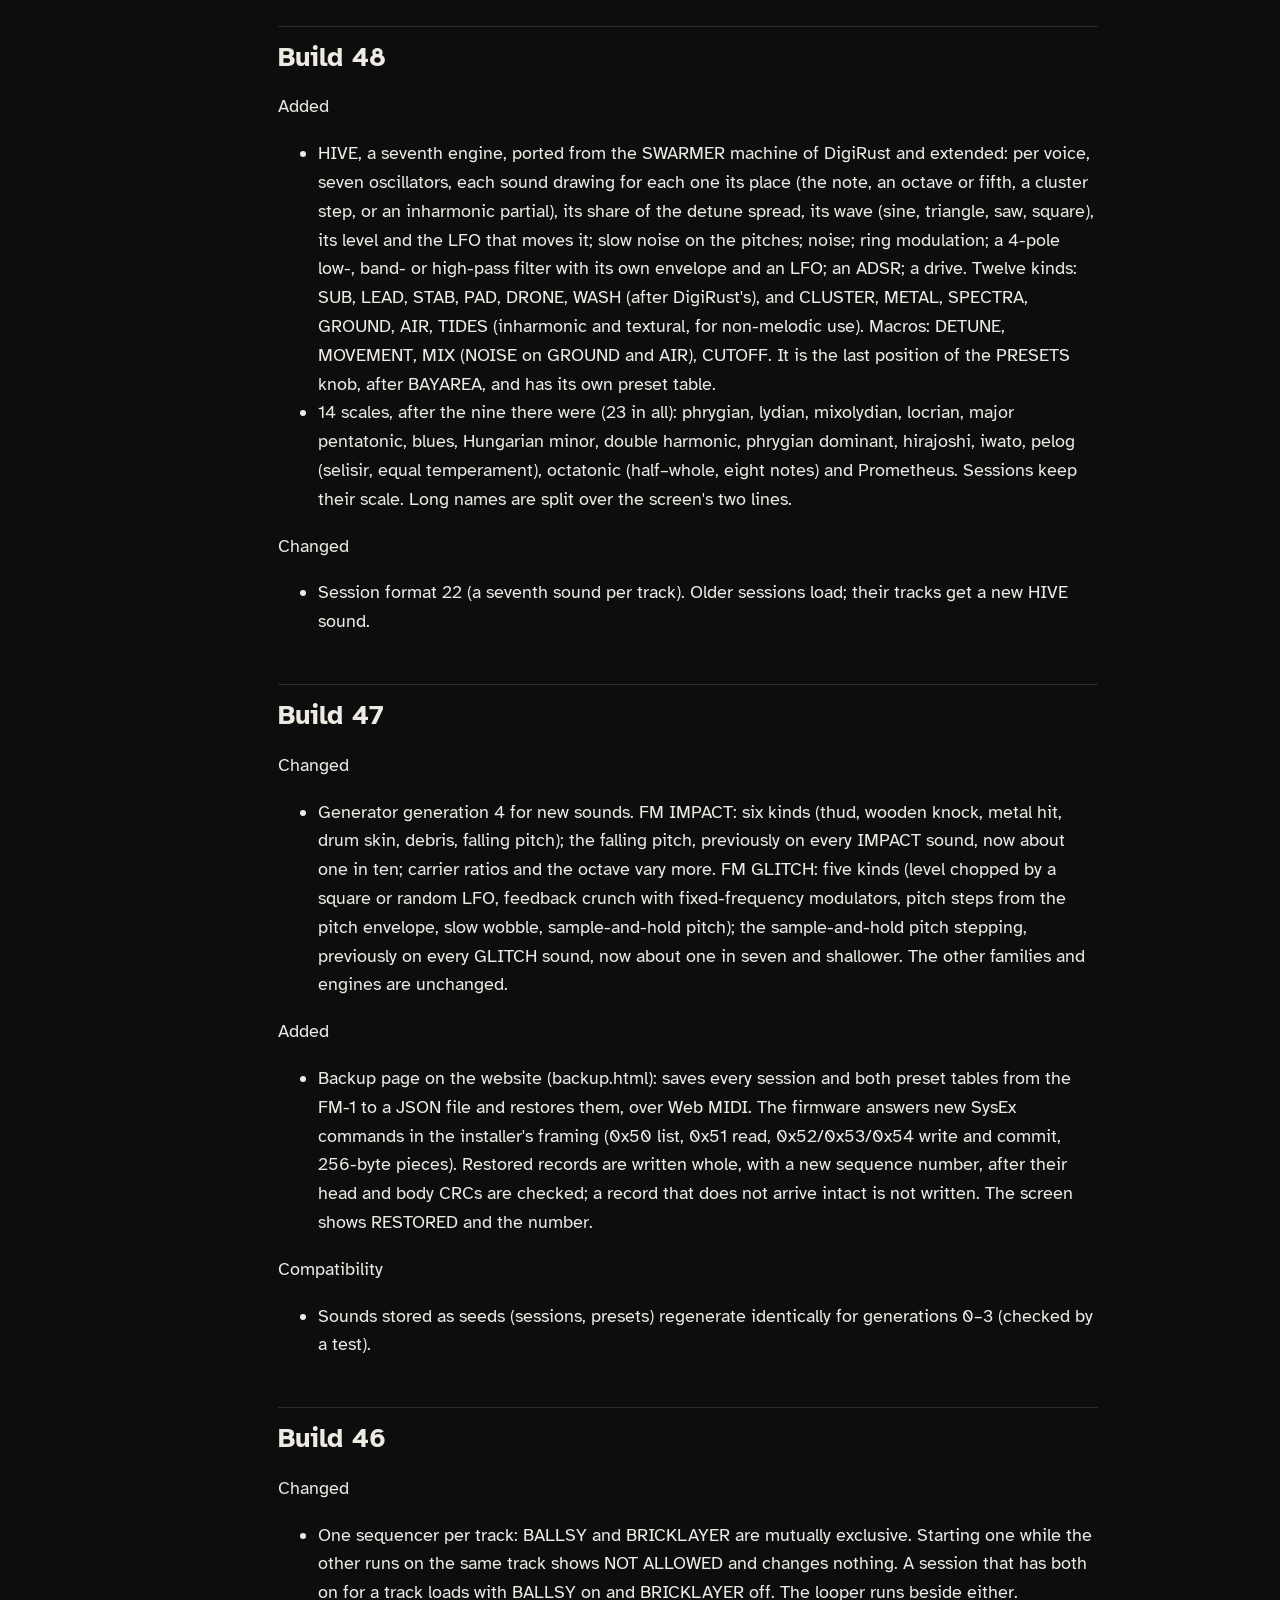
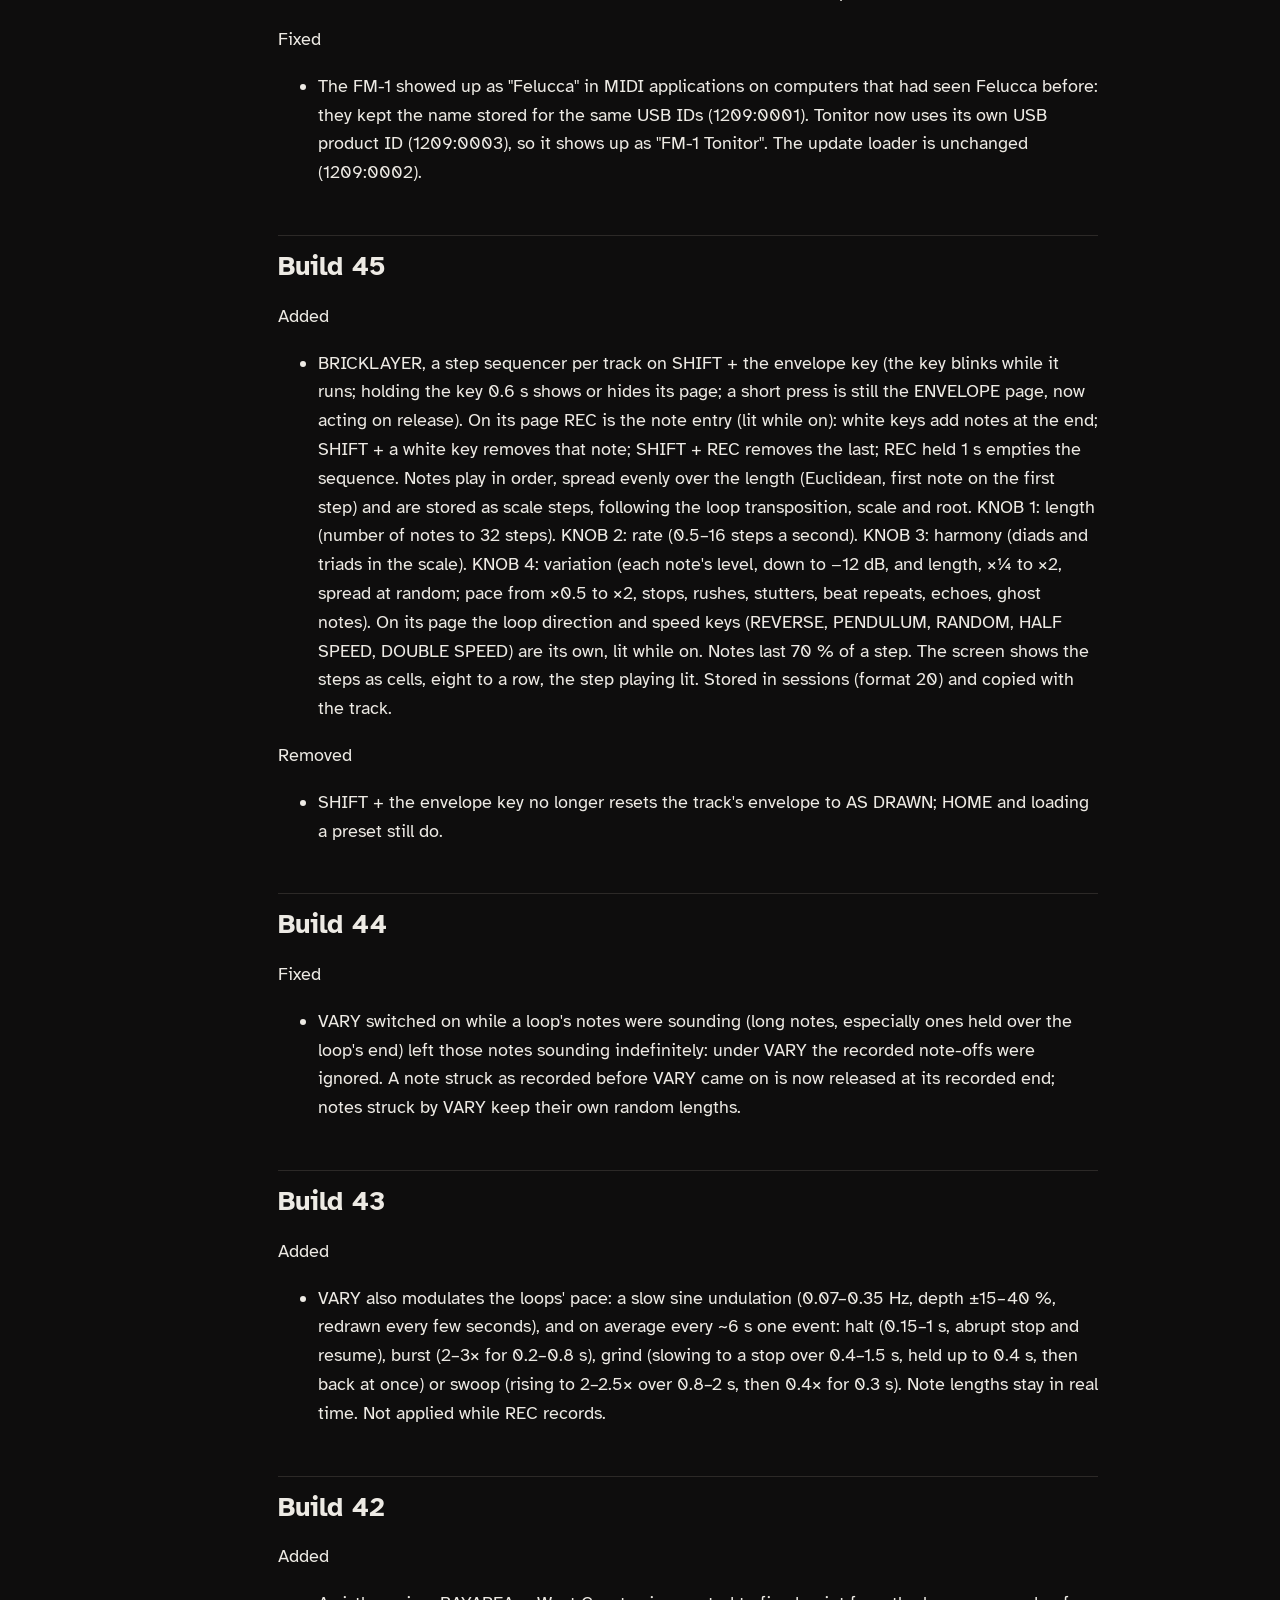
<file: docs/changelog.html>
<!doctype html>
<!-- SPDX-License-Identifier: MIT -- Tonitor website (generated by tools/make_site.py from site/, README.md, CHANGELOG.md) -->
<html lang="en">
<head>
<meta charset="utf-8">
<meta name="viewport" content="width=device-width, initial-scale=1">
<title>Tonitor changelog</title>
<meta name="description" content="What changed in each Tonitor version.">
<link rel="icon" href="assets/mark.svg" type="image/svg+xml">
<link rel="preconnect" href="https://fonts.googleapis.com">
<link rel="preconnect" href="https://fonts.gstatic.com" crossorigin>
<link href="https://fonts.googleapis.com/css2?family=Atkinson+Hyperlegible:wght@400;700&display=swap" rel="stylesheet">
<link rel="stylesheet" href="css/site.css?v=5e3897962a">
</head>
<body>
<div class="layout">
  <aside class="side">
    <div class="top">
      <a class="brand" href="./"><img src="assets/mark.svg" alt="">TONITOR</a>
      <button class="menu-btn" type="button" aria-label="Menu" aria-controls="site-nav" aria-expanded="false"><span></span><span></span><span></span></button>
    </div>
    <div class="layers" aria-hidden="true"><span></span><span></span><span></span><span></span><span></span><span></span></div>
    <nav id="site-nav" aria-label="Site">
      <button class="menu-close" type="button" aria-label="Close the menu">&times;</button>
      <a href="./">Home</a>
      <a href="install.html">Install</a>
      <a href="manual.html">Manual</a>
      <a href="changelog.html" aria-current="page">Changelog</a>
      <a href="backup.html">Backup</a>
      <a href="projects.html">Other projects</a>
      <a href="apps.html">Apps</a>
      <a href="https://github.com/nzimas/tonitor">GitHub</a>
    </nav>
    <div class="menu-shade" hidden></div>
    <form class="donate donate-side" action="https://www.paypal.com/cgi-bin/webscr" method="post" target="_top">
      <input type="hidden" name="cmd" value="_xclick">
      <input type="hidden" name="business" value="nzimas.lv@gmail.com">
      <input type="hidden" name="item_name" value="Support Tonitor">
      <input type="hidden" name="currency_code" value="EUR">
      <input type="image" src="https://www.paypalobjects.com/en_US/i/btn/btn_donateCC_LG.gif" name="submit"
             title="PayPal - The safer, easier way to pay online!" alt="Donate with PayPal button">
    </form>
  </aside>
  <div class="content">
    <main>
<h1 id="changelog">Changelog</h1>
<h2 id="build-75">Build 75</h2>
<p>Changed</p>
<ul>
<li>SHIFT + PRESETS steps through each engine's families (kinds, species) in alphabetical order, A to Z, instead of the order they were added in. The families keep their numbers, so presets and sessions load as before. The manual lists each engine's families in the same order.</li>
</ul>
<h2 id="build-74">Build 74</h2>
<p>Added</p>
<ul>
<li>CPU page: hold SHIFT + black key 7 (the 5th black key from the right) to see the audio load while the key is held. It shows the load (green below 60 %, yellow below 85 %, red above), a bar with the highest load of the last 2 seconds (PEAK) and a mark at 85 %, above which the FM-1 starts letting tails and then notes go to keep up. Below, the four processes using the most at that moment, the heaviest first: a track's engine (T1 to T6 and the engine's name), a track's effects (envelope, filter, granulator, crush, distortion and sends) or the master delay and reverb, each as a share of one core's time. The voices are spread over both cores, so the shares can add up to more than the load. Black key 7 alone still sets half speed.</li>
</ul>
<h2 id="build-73">Build 73</h2>
<p>Added</p>
<ul>
<li>Screen reader: the FM-1 speaks what its screen shows, through its own audio output, with a built-in speech synthesizer (no computer or internet needed). It reads what changes on the screen once it settles: the track and its engine and sound, a knob's parameter and value, messages, and on lists the page's title and the chosen row. Words it has no pronunciation for are spelled out. The music drops 6 dB while it speaks; the voice follows MASTER and is not sent over USB audio. Off at the start. Turn it on or off in GLOBAL SETUP &gt; SETTINGS &gt; SCREEN READER, or from any page with SHIFT + black key 8 (the 4th black key from the right; it is not lit), which says "screen reader on" or "screen reader off". SETTINGS &gt; SPEECH RATE sets its speed, 1 (slowest) to 5 (fastest), 2 at the start. Both are kept with GLOBAL SETUP. When off, the audio does no work for it beyond one check.</li>
</ul>
<p>Changed</p>
<ul>
<li>GLOBAL SETUP has a third section, SETTINGS, below MIDI and AUDIO.</li>
</ul>
<p>Fixed</p>
<ul>
<li>BRICKLAYER's steps and REACT's arpeggios keep time while the screen is being redrawn, and each step follows the one before by exactly a step's time, so a late pass no longer pushes the following steps later. The sessions' flash is not erased while BALLSY, BRICKLAYER or REACT are running.</li>
</ul>
<h2 id="build-72">Build 72</h2>
<p>Added</p>
<ul>
<li>FM-1 units with the UC25HQ80 flash chip (JEDEC ID B36014), found in units sold from autumn 2026, are supported: Tonitor saves sessions to their flash and installs on them. Before, the chip was taken for an unknown one: sessions were not saved and the update loader refused to install. Not yet tested on such a unit; on units with the earlier P25Q80 chip nothing changes.</li>
</ul>
<h2 id="build-71">Build 71</h2>
<p>Added</p>
<ul>
<li>Performance effects (PERF FX): hold black key 2 and each track's filter, granulator, crush, distortion and sends, and the master delay and reverb, move to values drawn at random; let go and they return to your settings over 50 ms. The draws follow each track's generative path (the master's, the current track's). SHIFT + black key 2 opens the PERF FX page: MIX (how far the values move, 50 at the start), TRACKS (CUR, the current track, or ALL), TRACK and MASTER (ON or OFF). Your settings, snapshots and sessions are not changed by it. Sessions (format 29) keep the page's values.</li>
</ul>
<p>Changed</p>
<ul>
<li>Both generative paths are on black key 1: pressed, AMBIENT; held 0.6 s, EXPERIMENTAL; the same again, OPEN. The key is lit on AMBIENT and blinks on EXPERIMENTAL.</li>
</ul>
<h2 id="build-70">Build 70</h2>
<p>Changed</p>
<ul>
<li>Loops keep where they began: the moment of their first note, counted from the first loop's start. Every loop keeps its own length, and its position follows from where it began, so the loops stay against each other as they were played, round after round. When PLAY starts a track's loops again, they go on from the start of the first loop's round in which the newest loop was recorded: the first loop from its start, the newest silent until the place of its first note, the others where they were at that moment. Before, every loop started at the same time. A loop brought back in (PLAY held) comes in where it would be had it played on, no longer from its start. Sessions (format 28) and snapshots keep where each loop began; sessions saved before load with every loop starting with the first, as before.</li>
</ul>
<h2 id="build-69">Build 69</h2>
<p>Fixed</p>
<ul>
<li>USB audio on macOS 12 to 15: the audio input and MIDI now each have their own audio control interface (after Arctic Scream 1.3.1). Before, MIDI was listed under the audio input's control, and the USB audio driver of macOS up to 15 stopped reading before it reached the audio input: MIDI worked but no audio input appeared. The USB version (System Information) reads 3.60, or 3.64 with the six tracks. Not yet tested on those macOS versions.</li>
</ul>
<h2 id="build-68">Build 68</h2>
<p>Changed</p>
<ul>
<li>While PLAY ALONG is on, PLAY flashes with each note the guide plays (keys, chords, loops, BALLSY, BRICKLAYER, MIDI in), on every page but BALLSY's and BRICKLAYER's.</li>
</ul>
<h2 id="build-67">Build 67</h2>
<p>Added</p>
<ul>
<li>Snapshots: 16 per session, each the whole state of the machine at one moment: every track's engine, the sound on each of its eight engines with its macros and envelope, level, pan, sends, filter, granulator, crush, distortion, octave, transposition, path, chord mode, modulation, latched notes and chords, BALLSY and BRICKLAYER settings, BRICKLAYER's notes, and its loops (which loops, their relative position, which are taken out, play, direction, speed, VARY); the reverb, the delay, the scale, the root, the loops' transposition and PLAY ALONG. SAVE opens the SNAPSHOTS page: a white key released recalls its snapshot, held 0.8 s stores the current state, with SHIFT held empties it; PRESETS moves the frame and SAVE held stores into it.</li>
<li>Loops held by a snapshot stay in memory after the looper is emptied, sharing the looper's room (LOOPER FULL when there is none left). Sounds, latched notes and loops shared by several snapshots are stored once; FULL when there is no room for another snapshot.</li>
<li>Morph time, 0 to 30 s (KNOB 1 on the SNAPSHOTS page). Continuous values change gradually; pitch (scale, root, octaves, transpositions), the delay's TIME, the reverb's SIZE and on/off settings change at once halfway. A track whose sound changes fades out, switches halfway and fades back in.</li>
<li>Sessions (format 27) keep the snapshots, the loops they hold, the morph time and PLAY ALONG's settings (not kept before). Earlier sessions load with no snapshots.</li>
</ul>
<p>Changed</p>
<ul>
<li>SHIFT + SAVE opens the SESSIONS page (SAVE did before). GLOBAL SETUP is now SHIFT + SAVE held 0.8 s.</li>
</ul>
<h2 id="build-66">Build 66</h2>
<p>Changed</p>
<ul>
<li>The splash screen shows the Tonitor logo: the ring mark in the middle, the lettering across the width under it, the build number below. It is drawn from the logo's shapes (docs/assets/logo-dark.svg) at start, with smoothed edges, rather than kept as an image.</li>
</ul>
<h2 id="build-65">Build 65</h2>
<p>Added</p>
<ul>
<li>SHIFT + black key 1 draws a new scale and root at random, as at start. The SCALE page shows them for 1.5 s, then the page that was up returns; the loops follow the new scale. Black key 1 alone still sets the AMBIENT path.</li>
</ul>
<h2 id="build-64">Build 64</h2>
<p>Fixed</p>
<ul>
<li>A sound chosen by family (SHIFT + PRESETS, HOME's SAME FAMILY) on FM, ANIMA, CALIGULA, RUSSOLO, DRUID, BAYAREA or HIVE came back as another sound, often of another family, when kept as its seed: from a preset, from a session for the engines the track was not playing, and when measured on first being played. Each engine now draws the family from the seed whether one is given or not (as OBRADOR does), so the seed and the family make the same sound again. Sounds drawn without a family are unchanged.</li>
<li>Sessions (format 26) keep the family with the seed of every engine's sound, not only OBRADOR's; presets use the family they already kept. Earlier sessions load as before. A preset saved by an earlier build from a sound chosen by family now loads in that family, but not as the same sound.</li>
</ul>
<h2 id="build-63">Build 63</h2>
<p>Added</p>
<ul>
<li>OBRADOR, an eighth engine: an analog polysynth after the Oberheim SEM and the two-voice Oberheims. Two band-limited oscillators a voice (saw, pulse; detune, intervals, hard sync, cross-modulation), a second voice card detuned against the first in the lush kinds, the SEM's 12 dB filter morphing low-pass, notch, high-pass (24 dB and band-pass too), filter and amplifier envelopes on analog curves, a delayed LFO, each card's own offsets and drift. Ten kinds: STRINGS, BRASS, PWM PAD, BASS, SYNC, NOTCH, METAL, DRONE, KEYS, SWELL. Macros: CUTOFF, MORPH, RESONANCE, DETUNE.</li>
<li>Presets are named by their family and numbered within it, in the order of the slots (BRASS 1, BRASS 2, STRINGS 1). The PRESETS page shows the engine's name alone over the slots ("CALIGULA PRESETS" was wider than the screen), each name in the largest size it fits whole.</li>
<li>Sessions (format 25) keep each track's OBRADOR sound; earlier sessions load with a new one. A sound kept as its seed keeps its family too, so one chosen with SHIFT + PRESETS comes back the same from a preset or a session.</li>
</ul>
<h2 id="build-62">Build 62</h2>
<p>Added</p>
<ul>
<li>GLOBAL SETUP has an AUDIO section: USB, STEREO (the master, as before) or TRACKS (tracks 1-6, each on its own mono channel, after its level, before its pan and the master delay and reverb), to record the tracks apart. Changed, the FM-1 leaves the USB a moment and comes back as the new device. Settings kept by earlier builds load as they were, USB at STEREO.</li>
</ul>
<p>Changed</p>
<ul>
<li>USB audio: the next packet is queued within 0.1 ms of the last (the endpoint looked to at 10 kHz, 2 kHz before). Six channels take about 0.55 ms on the cable: looked to every 0.5 ms, a frame now and then went without a packet and macOS reset the device's clock, dropping audio every 1.25 s. The ring is kept fuller (3.6 .. 4.7 ms ahead at 44.1 kHz), and the 48 kHz resampler and its taps run from RAM.</li>
</ul>
<h2 id="build-61">Build 61</h2>
<p>Fixed</p>
<ul>
<li>A loop's first note could be heard only in the first round. A note held from the loop's first moment to its last (still down when REC ended the loop, under the notes played after it) was tied over the end as a drone: never struck again. A plucked sound (DRUID's PLUCK) died away and stayed silent. Now a tied note that has died away (more than 18 dB under its loudest) is let go at the end and struck again at the start; one still sounding goes on as one note. The same note struck at the start and again, held, at the end is no longer taken for one note.</li>
</ul>
<p>Changed</p>
<ul>
<li>At start, and in an empty session, the tracks are on six engines: FM, ANIMA, CALIGULA, HIVE, DRUID, BAYAREA (as on the SMK-37 Pro port); until now FM and ANIMA in turn.</li>
<li>The DELAY and REVERB pages: every row's name and value in one size (it changed from row to row). The delay's TIME in seconds, without the unit (0.02 .. 0.99, then 1.0 .. 2.0), no longer in milliseconds against its name; FEEDBACK is named REPEATS, which fits that size with its value.</li>
</ul>
<h2 id="build-60">Build 60</h2>
<p>Added</p>
<ul>
<li>PLAY ALONG, SEQ's fourth page (after the SMK-37 Pro port): other tracks play along with the chosen one, the guide. REACT improvises from the guide's phrases, SHADOW follows it from behind at its own pace, ARPEGGIO breaks its chords into arpeggios. PRESETS chooses the mode, PLAY turns it on or off, the track buttons take tracks in or out (the guide lit, the tracks in a glow), KNOB 1-4 (ARPEGGIO: SELECT and ALGORITHM too) set its values.</li>
</ul>
<h2 id="build-59">Build 59</h2>
<p>Changed</p>
<ul>
<li>At start, and in an empty session, the scale and root are drawn at random (until now C major). The SCALE page (ARP) shows which.</li>
</ul>
<h2 id="build-58">Build 58</h2>
<p>Fixed</p>
<ul>
<li>An empty session took seconds to start (issue #5), and so did the FM-1 itself: every track drew and measured a sound for each of the seven engines, 42 in all, each measured by rendering seconds of it. Now only the sound each track plays is measured; another engine's is measured the first time the track is moved to it (a moment, then).</li>
</ul>
<p>Changed</p>
<ul>
<li>The loop keys (black keys 4–8: direction and speed) work only while the chosen track's loops play. With no loops, or the loops stopped, they are dark and do nothing, and show nothing on the screen.</li>
</ul>
<h2 id="build-57">Build 57</h2>
<p>Added</p>
<ul>
<li>The keyboard shows where the scale's root is: the white keys that play the root (the one chosen on the SCALE page, in every octave) glow dimly, and move with the loops' transposition (SHIFT + OCT). PLAY held shows the loops instead.</li>
</ul>
<p>Changed</p>
<ul>
<li>Versions are numbered as builds: this one is build 57, after 0.56. The changelog names the earlier versions the same way (0.56 is build 56).</li>
</ul>
<h2 id="build-56">Build 56</h2>
<p>Added</p>
<ul>
<li>FM: five families learned from a collection of DX7 voices, as on the SMK-37 port: SHAPER (a carrier at 1-19 Hz shaping its modulators), LADDER (carriers on a ladder of ratios, entering or dying one by one), REVERSE (a swell while the key is held), CREEP (the pitch leaving slowly), CLANG (bells as the DX7's programmers made them). Generation 6 of the generators.</li>
</ul>
<p>Changed</p>
<ul>
<li>FM: GLISSE and RUBBER are no longer drawn as families of their own; WARP has their glides and bounces, now and then (generation 5). Sounds saved on earlier generations come back as they were (checked by the golden tests).</li>
<li>USB audio offers 48 kHz first, and starts at 48 kHz, the rate most current computers and programs expect; 44.1 kHz stays available. The FM-1 renders at 44.1 kHz: at 48 kHz it resamples (SLOOP's polyphase filter, uac_fir.h), which costs some CPU while a program records.</li>
<li>The audio's hot code runs from RAM (after the SMK-37 port's build 31): the engines' per-sample code (FM, ANIMA, CALIGULA, BAYAREA, HIVE), their helpers, the delay, the reverb and the sine table. From the flash, through its small cache, several engines at once kept evicting each other's code. Measured on the FM-1 (a diagnostic build that plays notes by itself and reports the audio's load):</li>
</ul>
<table>
<tr><th></th><th>build 55</th><th>build 56</th></tr>
<tr><td>idle</td><td>33 %</td><td>11 %</td></tr>
<tr><td>six tracks, FM, one note each</td><td>59 %</td><td>54 %</td></tr>
<tr><td>six tracks, six engines, one note each</td><td>133 % (peak 162 %)</td><td>82 % (peak 92 %)</td></tr>
<tr><td>six engines, two notes each</td><td>170 % (peak 200 %)</td><td>118 % (peak 132 %)</td></tr>
</table>
<p>(Over 100 % the audio misses its deadline: the overload guard lets voices go.)</p>
<ul>
<li>The reverb runs at 22.05 kHz, with its times and decay kept (Dattorro designed the plate at 29.8 kHz): a slightly darker top, half the work and half the memory. The delay's line moved out of the code RAM into the pool.</li>
<li>The delay and reverb are skipped when nothing is sent to them and their tails have died away.</li>
<li>A voice let go to make room (the budget guard, a steal) is the quietest tail, not the oldest, faded over 6 ms (2 ms before): fewer clicks.</li>
<li>HIVE skips silent oscillators; with three HIVE voices or more sounding, also those 12 dB under the loudest.</li>
</ul>
<p>Fixed</p>
<ul>
<li>Every sound ends once let go: a voice is faded out (0.19 s) when it has been 66 dB under its own peak for 0.2 s, when it has not fallen 1.5 dB in 2 s (DRUID's resonators could ring on, very faintly, for ever, and keep costing CPU), or 30 s after release.</li>
<li>Latched notes are never let go by the overload guard or taken by a new note.</li>
</ul>
<h2 id="build-55">Build 55</h2>
<p>Fixed</p>
<ul>
<li>USB audio on macOS 12 to 15: the FM-1 now lists its audio streaming interface before its MIDI one in the audio control's collection (as SLOOP 2.7.2, after Felucca 1.5.1). macOS up to 15 drops the MIDI interface from that list as it reads it, and with MIDI listed first it stopped before the audio interface: no audio input appeared (MIDI still worked). macOS 26 was not affected. The device's version number changes too (bcdDevice), so a computer reads the description again.</li>
</ul>
<p>Changed</p>
<ul>
<li>USB audio is 44.1 kHz only again (build 54's 48 kHz did not help; 44.1 kHz is the rate the FM-1 renders at, with no resampling).</li>
</ul>
<h2 id="build-54">Build 54</h2>
<p>Fixed</p>
<ul>
<li>USB audio was not offered on macOS 12 (Monterey): the FM-1 did not appear as an input there, while other FM-1 firmwares do. The FM-1 now offers 44.1 kHz and 48 kHz, as SLOOP does; at 48 kHz it resamples (SLOOP's polyphase filter, uac_fir.h), which costs some CPU only while a program records at 48 kHz. 44.1 kHz is still the rate the FM-1 renders at, and the better one to record at.</li>
</ul>
<h2 id="build-53">Build 53</h2>
<p>Fixed</p>
<ul>
<li>Presets are saved where their page is opened: on the PRESETS page (SHIFT + ARP), ARP held saves the track's sound into the slot chosen and ARP pressed loads it (or answers OVERWRITE?). SAVE still does the same there.</li>
</ul>
<p>Added</p>
<ul>
<li>A modulation matrix per track: two LFOs (SHAPE: sine, triangle, saw up, saw down, square, steps, drift; RATE 0.01-20 Hz; MODE free, note, once; FADE in up to 10 s) and four slots, each FROM a source (LFO 1, LFO 2, velocity, key, a random value per note) TO a destination (the sound's four macros, filter, grains, crush, drive, reverb send, delay send, level, pan, either LFO's rate) by an AMOUNT (-100 to +100). It moves the track's own values once a block. On the MOD page, SEQ's third. Sessions and copies keep it (session format 24).</li>
<li>HOME draws a modulation with some sounds: often with the slow, sustained families of FM, HIVE, BAYAREA and DRUID, now and then a velocity on the brightness of struck and plucked ones, never with ANIMA or CALIGULA. A preset loaded draws it again.</li>
</ul>
<p>Changed</p>
<ul>
<li>SEQ goes through three pages, press after press: DELAY, REVERB, MOD, then back to playing. SHIFT + SEQ no longer opens the delay: it throws the chosen track's modulation anew (MOD RANDOM) -- both LFOs, and two to four slots from any source to any destination, by amounts that may go far.</li>
</ul>
<h2 id="build-52">Build 52</h2>
<p>Added</p>
<ul>
<li>USB audio (as BIGORNA's build 49): the FM-1 is a class-compliant USB audio input, "FM-1 Tonitor", carrying its master output, stereo, 16-bit, 44.1 kHz -- as it is rendered, with no resampling. It is Felucca's and SLOOP's USB audio, switched on, fed by the render a block at a time and served at every 1 ms USB frame, also while a half buffer renders. The stream is the master before the MASTER knob: the knob sets the headphone jack's level only. MIDI goes on as before over the same cable. The update loader is unchanged.</li>
</ul>
<h2 id="build-51">Build 51</h2>
<p>Added</p>
<ul>
<li>GLOBAL SETUP on SHIFT + SAVE (after BIGORNA): the FM-1's own settings, kept apart from the sessions. One section, MIDI, with IN CHAN (each track's channel, and AUTO for the chosen track), OUT CHAN (each track's), RECEIVE and SEND (notes, CC), and PORTS (USB IN, TRS IN). PRESETS moves, SAVE enters and sets, SHIFT + SAVE goes back; BACK heads each level. The settings are kept in flash, and the Backup page saves and restores them.</li>
<li>MIDI IN on the TRS jack (after BIGORNA and MELODEE 1.4.5), beside USB. Notes go to the tracks by channel, at their velocity; CC 7 level, 10 pan, 16-19 the four macros, 74 the filter, 91 the reverb send, 92 the delay send.</li>
<li>MIDI out over USB: each track's notes (from the keys, the loops, BALLSY, BRICKLAYER and MIDI) on its OUT channel with SEND NOTES; the CCs above when their values change, with SEND CC.</li>
<li>SHIFT + PRESETS in the track's view: a new sound of the family before or after, on the track's engine (after BIGORNA). At the first or last family, a new sound of that family again.</li>
<li>A battery meter at the top right (after BIGORNA): three bars green, two green, one amber, one red when low; a white bolt on a computer's USB power.</li>
<li>The track's octave at the top right, left of the battery (+1, -2; nothing at 0).</li>
</ul>
<p>Changed</p>
<ul>
<li>The PRESETS page moves to SHIFT + ARP (SHIFT + SAVE is GLOBAL SETUP's).</li>
<li>MIDI notes no longer all play the chosen track: each track listens on its own channel (1 to 6 at the start), and channel 16 plays the chosen track.</li>
<li>VAR moves under the octave and the battery.</li>
<li>The screen's type is stored in runs (about 116 KB of flash freed, for this and what comes); the screen is the same, pixel for pixel.</li>
</ul>
<h2 id="build-50">Build 50</h2>
<p>Changed</p>
<ul>
<li>The FM-1's second core (CPU1) now renders about half the work of each audio block: the sounding voices and the CALIGULA and RUSSOLO organisms are dealt to the two cores by their cost, the dearest first, and CPU1 also runs the master delay and reverb. Each core renders into buffers of its own; CPU0 then applies each track's envelope, fades, filter, granulator, crush, distortion, level and sends as before. The start, hold, fault handling, job mailbox and supply setup come from BIGORNA, after Melodee 1.4.5 (keremimo/melodee; LICENSING.md).</li>
<li>The delay and reverb run one block behind, on the sends of the block before: their returns come 0.73 ms later. The sound is otherwise the same with one core or two (checked by a test).</li>
<li>At start-up, the stock firmware's supply setup (core rail 1.38 V). CPU1 starts only if that held and the last boot did not fail.</li>
<li>A fault, stall or misread on CPU1 stops it until the FM-1 is switched off: CPU0 renders everything from then on and the sound goes on. 1 CORE shows on the screen when the FM-1 starts on one core or falls back to one.</li>
<li>The overload guard counts a new voice at half its cost while CPU1 is on.</li>
<li>ANIMA keeps 13 wavetables in RAM (15 before), to make room for CPU1's stacks and the two cores' buffers; a table missed is copied in after both cores have finished the block.</li>
</ul>
<h2 id="build-49">Build 49</h2>
<p>Changed</p>
<ul>
<li>BALLSY and BRICKLAYER wait for PLAY when turned on. On their page PLAY starts and stops them (PLAY or STOP on the screen) and blinks with their key while they play; on every other page PLAY is the looper's, lit steadily while the loops play. BRICKLAYER starts from its first step; BALLSY's balls stop where they are and move on from there. The looper works beside either, and records only notes played on the keys: BALLSY's and BRICKLAYER's notes are no longer recorded.</li>
<li>SHIFT + PLAY starts or stops every loop and every sequencer that is on, together (ALL PLAYING, ALL STOPPED).</li>
<li>Session format 23: whether each sequencer plays. Older sessions load with their sequencers playing.</li>
</ul>
<h2 id="build-48">Build 48</h2>
<p>Added</p>
<ul>
<li>HIVE, a seventh engine, ported from the SWARMER machine of DigiRust and extended: per voice, seven oscillators, each sound drawing for each one its place (the note, an octave or fifth, a cluster step, or an inharmonic partial), its share of the detune spread, its wave (sine, triangle, saw, square), its level and the LFO that moves it; slow noise on the pitches; noise; ring modulation; a 4-pole low-, band- or high-pass filter with its own envelope and an LFO; an ADSR; a drive. Twelve kinds: SUB, LEAD, STAB, PAD, DRONE, WASH (after DigiRust's), and CLUSTER, METAL, SPECTRA, GROUND, AIR, TIDES (inharmonic and textural, for non-melodic use). Macros: DETUNE, MOVEMENT, MIX (NOISE on GROUND and AIR), CUTOFF. It is the last position of the PRESETS knob, after BAYAREA, and has its own preset table.</li>
<li>14 scales, after the nine there were (23 in all): phrygian, lydian, mixolydian, locrian, major pentatonic, blues, Hungarian minor, double harmonic, phrygian dominant, hirajoshi, iwato, pelog (selisir, equal temperament), octatonic (half–whole, eight notes) and Prometheus. Sessions keep their scale. Long names are split over the screen's two lines.</li>
</ul>
<p>Changed</p>
<ul>
<li>Session format 22 (a seventh sound per track). Older sessions load; their tracks get a new HIVE sound.</li>
</ul>
<h2 id="build-47">Build 47</h2>
<p>Changed</p>
<ul>
<li>Generator generation 4 for new sounds. FM IMPACT: six kinds (thud, wooden knock, metal hit, drum skin, debris, falling pitch); the falling pitch, previously on every IMPACT sound, now about one in ten; carrier ratios and the octave vary more. FM GLITCH: five kinds (level chopped by a square or random LFO, feedback crunch with fixed-frequency modulators, pitch steps from the pitch envelope, slow wobble, sample-and-hold pitch); the sample-and-hold pitch stepping, previously on every GLITCH sound, now about one in seven and shallower. The other families and engines are unchanged.</li>
</ul>
<p>Added</p>
<ul>
<li>Backup page on the website (backup.html): saves every session and both preset tables from the FM-1 to a JSON file and restores them, over Web MIDI. The firmware answers new SysEx commands in the installer's framing (0x50 list, 0x51 read, 0x52/0x53/0x54 write and commit, 256-byte pieces). Restored records are written whole, with a new sequence number, after their head and body CRCs are checked; a record that does not arrive intact is not written. The screen shows RESTORED and the number.</li>
</ul>
<p>Compatibility</p>
<ul>
<li>Sounds stored as seeds (sessions, presets) regenerate identically for generations 0–3 (checked by a test).</li>
</ul>
<h2 id="build-46">Build 46</h2>
<p>Changed</p>
<ul>
<li>One sequencer per track: BALLSY and BRICKLAYER are mutually exclusive. Starting one while the other runs on the same track shows NOT ALLOWED and changes nothing. A session that has both on for a track loads with BALLSY on and BRICKLAYER off. The looper runs beside either.</li>
</ul>
<p>Fixed</p>
<ul>
<li>The FM-1 showed up as "Felucca" in MIDI applications on computers that had seen Felucca before: they kept the name stored for the same USB IDs (1209:0001). Tonitor now uses its own USB product ID (1209:0003), so it shows up as "FM-1 Tonitor". The update loader is unchanged (1209:0002).</li>
</ul>
<h2 id="build-45">Build 45</h2>
<p>Added</p>
<ul>
<li>BRICKLAYER, a step sequencer per track on SHIFT + the envelope key (the key blinks while it runs; holding the key 0.6 s shows or hides its page; a short press is still the ENVELOPE page, now acting on release). On its page REC is the note entry (lit while on): white keys add notes at the end; SHIFT + a white key removes that note; SHIFT + REC removes the last; REC held 1 s empties the sequence. Notes play in order, spread evenly over the length (Euclidean, first note on the first step) and are stored as scale steps, following the loop transposition, scale and root. KNOB 1: length (number of notes to 32 steps). KNOB 2: rate (0.5–16 steps a second). KNOB 3: harmony (diads and triads in the scale). KNOB 4: variation (each note's level, down to −12 dB, and length, ×¼ to ×2, spread at random; pace from ×0.5 to ×2, stops, rushes, stutters, beat repeats, echoes, ghost notes). On its page the loop direction and speed keys (REVERSE, PENDULUM, RANDOM, HALF SPEED, DOUBLE SPEED) are its own, lit while on. Notes last 70 % of a step. The screen shows the steps as cells, eight to a row, the step playing lit. Stored in sessions (format 20) and copied with the track.</li>
</ul>
<p>Removed</p>
<ul>
<li>SHIFT + the envelope key no longer resets the track's envelope to AS DRAWN; HOME and loading a preset still do.</li>
</ul>
<h2 id="build-44">Build 44</h2>
<p>Fixed</p>
<ul>
<li>VARY switched on while a loop's notes were sounding (long notes, especially ones held over the loop's end) left those notes sounding indefinitely: under VARY the recorded note-offs were ignored. A note struck as recorded before VARY came on is now released at its recorded end; notes struck by VARY keep their own random lengths.</li>
</ul>
<h2 id="build-43">Build 43</h2>
<p>Added</p>
<ul>
<li>VARY also modulates the loops' pace: a slow sine undulation (0.07–0.35 Hz, depth ±15–40 %, redrawn every few seconds), and on average every ~6 s one event: halt (0.15–1 s, abrupt stop and resume), burst (2–3× for 0.2–0.8 s), grind (slowing to a stop over 0.4–1.5 s, held up to 0.4 s, then back at once) or swoop (rising to 2–2.5× over 0.8–2 s, then 0.4× for 0.3 s). Note lengths stay in real time. Not applied while REC records.</li>
</ul>
<h2 id="build-42">Build 42</h2>
<p>Added</p>
<ul>
<li>A sixth engine, BAYAREA: a West Coast voice, ported to fixed point from the bayarea opcode of Vascular. Per voice: an oscillator morphing sine → triangle → square → saw with two linear (through-zero) FM modulators (ratios 0.66 and 3.3 by default, each wandering slowly), a wavefolder, a 12 kHz Butterworth smoothing filter, then a low-pass gate (resonant low-pass and amplifier struck by one-shot envelopes) or a sustaining envelope over two resonant low-passes, a saturating output stage, a bank of three resonators, and an LFO on eight destinations. Six kinds: BONGO, PLUCK, CHIME, FOLDED (gate); SWELL, DRONE (sustain). Macros: SHAPE, FOLDS, FM, DECAY. Square and saw band-limited with polyBLEP (the opcode sums 44 partials); the opcode's reverb is left to the track's sends, its resonator bank kept. Polyphonic from the shared voice pool; each voice uses the memory of an ANIMA voice. Sixth position on the PRESETS knob.</li>
</ul>
<ul>
<li>VARY (SHIFT + REC) also changes or adds notes, each at fixed odds per loop note: drop (5 %), 5–40 ms late (25 %), octave up or down (8 %), a note not recorded — ±1–2 scale steps or a fifth, replacing or added (8 %), a grace note a step away 50–90 ms before (4 %), ratchet of 2–4 hits 50–110 ms apart (4 %), a third or fifth above added (10 %), 1–4 echoes 120–400 ms apart at 60 % level each, sometimes climbing or falling a scale step each (15 %), chord notes strummed 20–60 ms apart (12 %). All notes stay in the scale; up to 32 notes queued per track.</li>
</ul>
<p>Changed</p>
<ul>
<li>Sessions: format 19 (a sixth sound per track; macros and envelopes for six engines). Older sessions load with a new BAYAREA sound drawn for each track.</li>
<li>Presets: BAYAREA's 64 slots are kept in a second preset record; the first is unchanged.</li>
</ul>
<h2 id="build-41">Build 41</h2>
<p>Added</p>
<ul>
<li>BALLSY, a physics sequencer per track: SHIFT + EDIT turns it on (its page shown) or off; EDIT blinks while it runs. Holding EDIT (0.6 s) while it runs shows or hides its page; with the page hidden the balls keep playing and the knobs, screen and other pages work as usual. A short press of EDIT is still EDIT (now acting on release). One to eight balls bounce in a box; each wall hit plays a note on the track as a key would (scale, loop transposition, chord mode, recorded by the looper), with a random length (50 ms – 1.5 s) and a random level (−10 dB to full; FM, ANIMA and DRUID voices; looped notes replay at full level). Each bounce changes the angle at random by up to 12°, kept 15°–75° from the walls. Each wall holds the scale's steps, one segment a step; pitch rises clockwise, one octave per wall: bottom −1 (right to left), left 0 (upwards), top +1 (left to right), right +2 (downwards), relative to the keyboard's octave. KNOB 1: number of balls (1–8). KNOB 2: speed (0.08–2.4 box widths per second). KNOB 3: the four walls' octaves, one octave per click (bottom wall from −3 to +2). KNOB 4: instability (0–100): per ball, two smoothed random values scale the speed (up to ×8 or ÷8) and turn the direction (up to half a turn a second), plus occasional gusts of up to 60°. Physics runs in the main loop on elapsed time in steps of at most 4 ms. Stored in sessions (format 18) and copied with the track.</li>
<li>VARY per track on SHIFT + REC (VAR shown at the top right of the screen): the track's loops play each note at a random level (−10 dB to full, FM, ANIMA and DRUID voices) for a random length (50 ms – 1.5 s) instead of the recorded length; notes tied over the loop's end are struck again each time round. All overdubs of the track. Stored in sessions (in the loop state) and copied with the track; reset when the track's loops are emptied. SHIFT + REC previously did the same as REC.</li>
<li>Note level: EV_ON events carry a level; pool voices (FM, ANIMA, DRUID) are scaled by it. Keys and loops play at full level.</li>
</ul>
<h2 id="build-40">Build 40</h2>
<p>Added</p>
<ul>
<li>A fifth engine, DRUID, after the resonators of Mutable Instruments Rings (Émilie Gillet, MIT licence), ported to fixed point. Three resonators: a Karplus-Strong string (Hermite-interpolated delay, all-pass dispersion, delay noise, a buzzing bridge, FIR and state-variable damping with the decay set as a time to −60 dB, a pickup comb at the position), sympathetic strings (a string and three more tuned to intervals of it, driven by its sound), and a modal resonator (up to 16 two-pole resonators at stretched partials). Four internal exciters: pluck (Rings' plucker), strike, bow (noise while the key is held) and dust (random impacts while the key is held). Ten kinds: PLUCK, BOWED, STRUCK, SITAR, RATTLE, HARP, DRONE, BELL, BOWL, PLATE. EDIT's macros are Rings' controls: STRUCTURE, BRIGHTNESS, DAMPING, POSITION. Releasing a key damps the sound by an amount set per sound. Voices come from the shared pool; each uses the memory of an ANIMA voice (no new memory). Fifth position on the PRESETS knob.</li>
</ul>
<p>Changed</p>
<ul>
<li>Sessions: format 17 (a fifth sound per track; macros and envelopes for five engines). Older sessions load with a new DRUID sound drawn for each track.</li>
<li>Presets: format 4 (12 bytes a slot, 64 slots for each of five engines in one 4 KB sector). Presets saved before still load.</li>
</ul>
<h2 id="build-39">Build 39</h2>
<p>Changed</p>
<ul>
<li>Track 1 starts with its pan in the middle (was half left), at power-on and in an empty session. The other tracks' starting pans are unchanged. Saved sessions keep their pans.</li>
</ul>
<p>Fixed</p>
<ul>
<li>With SHIFT held, a KNOB 3 or KNOB 4 click arriving while the panel was being read could go to the knob's own function: the crush or the reverb send changed by one step and its dial showed briefly. While SHIFT is held, KNOB 3 and 4 now go only to the distortion and the delay send.</li>
</ul>
<h2 id="build-38">Build 38</h2>
<p>Added</p>
<ul>
<li>Per-track distortion on SHIFT + KNOB 3 (0–100, 0 off), after the track's limiter and before its level, pan and the delay and reverb sends. Two gain stages: symmetric, then asymmetric; drive ×0.5 to ×32 (+36 dB). A bias proportional to the input's peak level is added before the first stage, so even harmonics remain at high drive. Highs +6 dB before the stages and −6 dB after; the stages run at 2× the sample rate (linear interpolation up, [¼ ½ ¼] half-band down); a DC blocker; a one-pole low-pass from 16 kHz down to 6.5 kHz as the amount increases. The output is matched to the dry signal's RMS level (about 0.2 s), so the loudness does not change with the amount. Stored in sessions (format 16) and copied with the track.</li>
</ul>
<h2 id="build-37">Build 37</h2>
<p>Added</p>
<ul>
<li>ENVELOPE page on the 3rd black key from the right (lit while up): the chosen track's amplitude envelope as attack, decay, sustain and release, drawn and with values. Until the knobs are turned it shows the sound's own envelope (AS DRAWN; FM: the loudest carrier; CALIGULA: its pairs' times averaged; CALIGULA and RUSSOLO: no decay or sustain stage). KNOB 1–4 set ATTACK (1 ms – 10 s), DECAY (5 ms – 10 s), SUSTAIN (0–100 %) and RELEASE (5 ms – 20 s), logarithmic. The first turn starts from the values shown and replaces the sound's amplitude envelope: FM carrier envelopes and the ANIMA envelope are held at full, CALIGULA and RUSSOLO are held through the release and then let go. Applies from the next note; afterwards knob changes also affect sounding notes. Linear attack, exponential decay and release (release ends at −60 dB).</li>
<li>SHIFT + the envelope key, HOME and preset loading return to the sound's own envelope. One envelope per track and engine; stored in sessions (format 15) and copied with the track; not stored in presets.</li>
</ul>
<p>Changed</p>
<ul>
<li>The XS font has a space character.</li>
</ul>
<h2 id="build-36">Build 36</h2>
<p>Added</p>
<ul>
<li>SHIFT + HOME generates a new sound of the same family (FM), kind (ANIMA, RUSSOLO) or species (CALIGULA) as the selected track's current sound, on its engine and path. HOME alone still changes the family.</li>
</ul>
<h2 id="build-35">Build 35</h2>
<p>Added</p>
<ul>
<li>Chord mode per track on the 3rd black key: held 0.6 s toggles it (CHO at the top left of the screen, key lit), pressed steps the form: TRIAD (0 2 4), INV 1 (2 4 7), INV 2 (−3 0 2), SUS2 (0 1 4), SUS4 (0 3 4), OPEN (0 4 9), FOURTHS (0 3 6), in scale steps from the key's note. One chord per track at a time. Chords latch, follow the loop transpositions, are recorded by the loopers, and are stored in sessions (format 14) and copied with the track.</li>
</ul>
<p>Changed</p>
<ul>
<li>Latched notes and chords move with the loop transposition: SHIFT + track button + OCT moves that track's, SHIFT + OCT moves every track's, by scale steps. The lit latched keys move by the same number of white keys.</li>
<li>The chord form is shown under CHO as a three-letter abbreviation (TRI, IN1, IN2, SU2, SU4, OPN, 4TH) in a new smaller font (XS, 19 px).</li>
</ul>
<h2 id="build-34">Build 34</h2>
<p>Changed</p>
<ul>
<li>The loop direction and speed keys (REVERSE, PENDULUM, RANDOM, HALF SPEED, DOUBLE SPEED) are lit only while the selected track's loops play (PLAY lit): dimly when off, fully when on. With the loops stopped they are unlit; their settings are kept and the keys still respond.</li>
</ul>
<h2 id="build-33">Build 33</h2>
<p>Changed</p>
<ul>
<li>The black keys with a function (AMBIENT, EXPERIMENTAL, REVERSE, PENDULUM, RANDOM, HALF SPEED, DOUBLE SPEED, EDIT) are dimly lit while off and fully lit while on. SHIFT and the black keys without a function stay unlit.</li>
</ul>
<h2 id="build-32">Build 32</h2>
<p>Added</p>
<ul>
<li>Master delay, mono, before the reverb. Per-track send on SHIFT + KNOB 4 (default 0). DELAY page on SHIFT + SEQ with TIME (20 ms – 2 s, logarithmic), FEEDBACK (0–0.95), DAMP (one-pole low-pass in the feedback path) and MIX. Delay line: 2 s at 22.05 kHz, 8-bit μ-law (44 100 bytes, split between the buffer pool and unused code RAM). Echoes go to both master channels and, at half level, to the reverb input. TIME changes glide over about 0.1 s. Stored in sessions (format 13); the send is copied with the track.</li>
</ul>
<p>Changed</p>
<ul>
<li>The screen is drawn in bands of at most 56 rows (was 112), freeing 27 KB of buffer memory; the display is unchanged.</li>
</ul>
<h2 id="build-31">Build 31</h2>
<p>Added</p>
<ul>
<li>Loop direction and speed per track, on the 4th–8th black keys (lit while on): REVERSE, PENDULUM (forwards and backwards alternately), RANDOM, HALF SPEED, DOUBLE SPEED. REVERSE/PENDULUM/RANDOM are exclusive, as are HALF/DOUBLE; direction and speed combine. RANDOM plays forwards and, each time the next note-on is due and at the loop end, releases the sounding notes and jumps to a randomly chosen note-on (with any note-ons at the same time); note lengths and the interval to the following note-on are those recorded. Applies to all overdubs of the track, each within its own length. A direction change continues from the current position (sounding notes are not cut or retriggered). The loop clock runs at the selected speed, so overdubs recorded at half or double speed keep their played timing; overdubs recorded in reverse are stored mirrored and play back as played. Stored in sessions (format 12), copied with the track, reset when the track's loops are cleared.</li>
</ul>
<h2 id="build-30">Build 30</h2>
<p>Added</p>
<ul>
<li>Per-track loop transposition: hold SHIFT and a track button, then press OCT+ or OCT− to move that track's loops (all overdubs) by one scale step. The screen shows the value (e.g. TRANSP T3 +2). It is added to the global loop transposition (SHIFT + OCT). Stored in sessions (format 11), copied with the track, reset when the track's loops are cleared.</li>
<li>The white keys follow the transposition of the selected track (global + per-track), so new notes and overdubs are in the same transposed scale. Overdubs store the transposition at which they were recorded and play back as recorded. USB MIDI notes are not transposed.</li>
</ul>
<p>Changed</p>
<ul>
<li>FM macros: BRIGHT renamed BRIGHTNESS, range on modulator output levels increased from ±26 to ±36 steps (about ±27 dB); turning it up also raises feedback. DETUNE now spreads carriers ±40 cents (was ±30) and modulators ±25 cents (was ±12), so single-carrier patches also produce beating.</li>
<li>All macros on all engines use a square-root response: a quarter turn gives half of the full change.</li>
<li>Macro names: FM SKEW → INHARMONIC, GRIT → SATURATION; ANIMA AIR → NOISE, VOWEL → FORMANT, SPACE → RESONATOR; CALIGULA EDGE → WAVEFORM, DEPTH → MOD DEPTH, CHAOS → FEEDBACK, ECHO → DELAY, HAND → TOUCHES, PULSE → GATE RATE; RUSSOLO CHAOS → RANDOMNESS. Names too wide for the dial title use the smaller font.</li>
<li>SHIFT no longer displays the audio load.</li>
</ul>
<h2 id="build-29">Build 29</h2>
<p>Added</p>
<ul>
<li>Generator generation 3. ANIMA: eight kinds (PLUCK, REED, FOG, ORGAN, BITS, DRIFT, MURMUR, HOWL). FM: five families (PLUCK, MALLET, WARP, GLITCH, RUBBER). All kinds and families draw from wider ranges: any of the 24 wavetables, more intervals, FM ratios and stack steps, detuning, optional percussive or slow-attack envelopes, other hand-motion modes, square-wave tremolo, sample-rate reduction, high filter resonance (ANIMA); optional percussive envelopes, modulator ratio changes and operator detuning (FM).</li>
</ul>
<p>Changed</p>
<ul>
<li>ANIMA renders each voice at 22.05 kHz (16 samples per 32-sample block), upsampled by linear interpolation; bandwidth limited to 11 kHz. Oscillator increments, delay lengths, grain lengths and filter coefficients are scaled to keep pitch and timing. CPU cost per voice reduced from about 15 % to about 9 % of a block.</li>
<li>ANIMA wavetables in use are copied to a 15-slot RAM cache (one copy per audio block at most); a read from flash costs 6–33 CPU ticks, from RAM 1.6.</li>
<li>Loop capacity reduced from 2048 to 1024 note events per track (about 500 notes) to free memory for the cache. Sessions with longer loops load the first 1024 events per track.</li>
<li>ANIMA macros: TONE ±4 octaves on all filters (was ±2.5) and FM index; the kind macro (GRAINS, AIR, FM, VOWEL, DRIVE) ranges from zero to several times the design value, DRIVE below centre removes the second oscillator, FM, noise and grains; SPACE from 0 to 0.85 resonator mix; MOTION from ¼ to 4× hand speed, adding a tremolo above centre. At centre the sound is unchanged.</li>
</ul>
<p>Compatibility</p>
<ul>
<li>Sounds stored as seeds (sessions, presets) regenerate identically for generations 0–2. ANIMA sounds play at the new sample rate.</li>
</ul>
<h2 id="build-28">Build 28</h2>
<p>Added</p>
<ul>
<li>Track copy/paste: holding a track button for 0.8 s copies the track (screen: COPIED; the button blinks while the clipboard holds it). Holding another track button pastes it (screen: PASTED) and empties the clipboard. Copied: engine, the sound of each of the four engines with macros, filter, granulator, crush, reverb send, octave, generative path, all loops with their mute states. Not copied: level, pan. The destination's latched notes are released.</li>
</ul>
<p>Changed</p>
<ul>
<li>Documentation uses "track" instead of "layer".</li>
</ul>
<h2 id="build-27">Build 27</h2>
<p>Added</p>
<ul>
<li>Global loop transposition: SHIFT + OCT+/OCT− moves all loops by one step of the current scale, up to two octaves of the scale either way. Sounding notes are moved immediately. Changing scale or root re-maps the loops to the new scale. Stored in sessions (format 10).</li>
<li>Selecting an empty session slot resets the machine to its power-on state: loops and latches cleared, new sounds on all tracks, all track settings, scale, root, reverb and transposition at defaults.</li>
</ul>
<p>Fixed</p>
<ul>
<li>A note held while REC closes a loop is no longer released at the loop end and retriggered at the start; it sustains across the loop boundary.</li>
<li>ANIMA voice reuse: the comb resonator, phaser and sample-and-hold states of a reassigned voice are now cleared; previously the previous note's state was audible as a click.</li>
<li>Audio dropouts when starting a loop under high load: the render cost of each voice and organism is now measured per block, and before new voices start the oldest release tails are faded out (2 ms) until the predicted cost is under 82 % of the block. Held notes are only dropped if a buffer is actually late.</li>
</ul>
<h2 id="build-26">Build 26</h2>
<p>Added</p>
<ul>
<li>RUSSOLO engine, based on the techniques of Noisferatu by Robert Heel: 17 kinds of noise, logic-gate oscillators, buffer manipulation and random tones, rendered at FS/3 with 10-bit values plus per-sound bit and sample-hold reduction. One instance per track; keys gate it and set its pitch. Macros: two per kind, CRUSH, CHAOS. 64 presets.</li>
<li>Sessions also store each track's granulator character and latched notes (format 8).</li>
</ul>
<h2 id="build-25">Build 25</h2>
<p>Changed</p>
<ul>
<li>Voice allocation: a pool of 12 voices shared by all tracks replaces two fixed voices per track. Stealing order: oldest release tail, then the oldest held note of the same track, then the oldest held note.</li>
</ul>
<h2 id="build-24">Build 24</h2>
<p>Changed</p>
<ul>
<li>Sessions are read and written one 4 KB flash sector at a time; about 54 KB of RAM freed. Session format unchanged.</li>
</ul>
<p>Fixed</p>
<ul>
<li>The name on the start-up screen fits.</li>
</ul>
<h2 id="build-23">Build 23</h2>
<p>Added</p>
<ul>
<li>Overdub muting: holding PLAY shows the selected track's loops on the white keys; pressing a key mutes or unmutes that loop. Mute states are stored in sessions (format 7).</li>
</ul>
<h2 id="build-22">Build 22</h2>
<p>Added</p>
<ul>
<li>EDIT key (the black key left of SHIFT): KNOB 1–4 control four macros of the selected track's sound, defined per engine and kind. Stored in sessions and presets.</li>
</ul>
<p>Fixed</p>
<ul>
<li>FM generator: operator ratios were computed with the fine value 100 times too large, placing patches about two octaves above the played note. Corrected for new sounds (generation 2); generations 0 and 1 are kept unchanged so stored sounds regenerate identically.</li>
</ul>
<h2 id="build-21">Build 21</h2>
<p>Added</p>
<ul>
<li>Presets: SHIFT + SAVE opens 64 preset slots per engine.</li>
<li>Generator generation 1. FM: eight families (CHOIR, BOWED, HOLLOW, BLOOM, TIDE, SHARDS, STATIC, WIND), modulator levels reduced on high ratios, keyboard level scaling, several candidates generated and the one whose brightness fits the path kept. ANIMA: six kinds (TIDE, CHOIR, SHARDS, BOWL, DUST, MACHINE), filter keyboard tracking, path-dependent oscillator intervals, resonator on most AMBIENT sounds. CALIGULA: four species (LITANY, UNDERTOW, WIRE, MOTH), four tunings, repeated touch patterns.</li>
</ul>
<p>Compatibility</p>
<ul>
<li>Generation 0 is kept; sounds stored as seeds regenerate identically (checked by a test).</li>
</ul>
<h2 id="build-20">Build 20</h2>
<p>Changed</p>
<ul>
<li>Firmware renamed Tonitor (previously ACOUSMA). USB device name "FM-1 Tonitor". Existing sessions load.</li>
</ul>
<p>Added</p>
<ul>
<li>Browser installer using Web MIDI (Chrome, Edge, Opera).</li>
<li>Website and online manual.</li>
</ul>
<h2 id="build-19">Build 19</h2>
<p>Added</p>
<ul>
<li>SHIFT + PLAY with no loop playing starts all loops from their beginnings.</li>
</ul>
<h2 id="build-18">Build 18</h2>
<p>Added</p>
<ul>
<li>Sessions page: holding SAVE saves to the displayed slot, with an OVERWRITE? confirmation for occupied slots. Occupied slots shown in red, empty slots in grey.</li>
</ul>
<h2 id="build-17">Build 17</h2>
<p>Changed</p>
<ul>
<li>ANIMA EXPERIMENTAL path: sample-rate reduction, wavefolding, band-pass noise, scattered grains, fast tremolo and high resonator feedback on most sounds.</li>
<li>Level meter moved to the bottom of the screen; level shown in percent.</li>
</ul>
<p>Added</p>
<ul>
<li>SHIFT + PLAY stops all loops on all tracks.</li>
</ul>
<p>Fixed</p>
<ul>
<li>Long messages fit the screen.</li>
</ul>
<h2 id="build-16">Build 16</h2>
<p>Added</p>
<ul>
<li>Generative paths AMBIENT and EXPERIMENTAL on the two leftmost black keys, per track.</li>
</ul>
<p>Fixed</p>
<ul>
<li>CALIGULA slow attacks and long releases.</li>
<li>Overload handling no longer drops the most recently played note.</li>
</ul>
<h2 id="build-15">Build 15</h2>
<p>Changed</p>
<ul>
<li>Latching: hold keys, then press SHIFT. SCALE page: SELECT sets the root, ALGORITHM the scale.</li>
</ul>
<h2 id="build-14">Build 14</h2>
<p>Added</p>
<ul>
<li>SHIFT key and latched notes.</li>
</ul>
<h2 id="build-13">Build 13</h2>
<p>Changed</p>
<ul>
<li>CALIGULA played from the keyboard.</li>
</ul>
<h2 id="build-12">Build 12</h2>
<p>Added</p>
<ul>
<li>CALIGULA engine.</li>
</ul>
<h2 id="builds-1-11">Builds 1 – 11</h2>
<ul>
<li>FM and ANIMA engines; six tracks with two voices each; one looper per track with up to ten overdubs; track level, pan and reverb send; master reverb; 64 session slots; scales on the white keys; per-track filter, granulator and crush.</li>
</ul>
    </main>
    <footer>
      <p>Developed by <a href="https://nunozimas.com">Nuno Zimas</a>.</p>
      <form class="donate donate-foot" action="https://www.paypal.com/cgi-bin/webscr" method="post" target="_top">
        <input type="hidden" name="cmd" value="_xclick">
        <input type="hidden" name="business" value="nzimas.lv@gmail.com">
        <input type="hidden" name="item_name" value="Support Tonitor">
        <input type="hidden" name="currency_code" value="EUR">
        <input type="image" src="https://www.paypalobjects.com/en_US/i/btn/btn_donateCC_LG.gif" name="submit"
               title="PayPal - The safer, easier way to pay online!" alt="Donate with PayPal button">
      </form>
    </footer>
  </div>
</div>
<script src="js/menu.js?v=5e3897962a"></script>
</body>
</html>
</file>
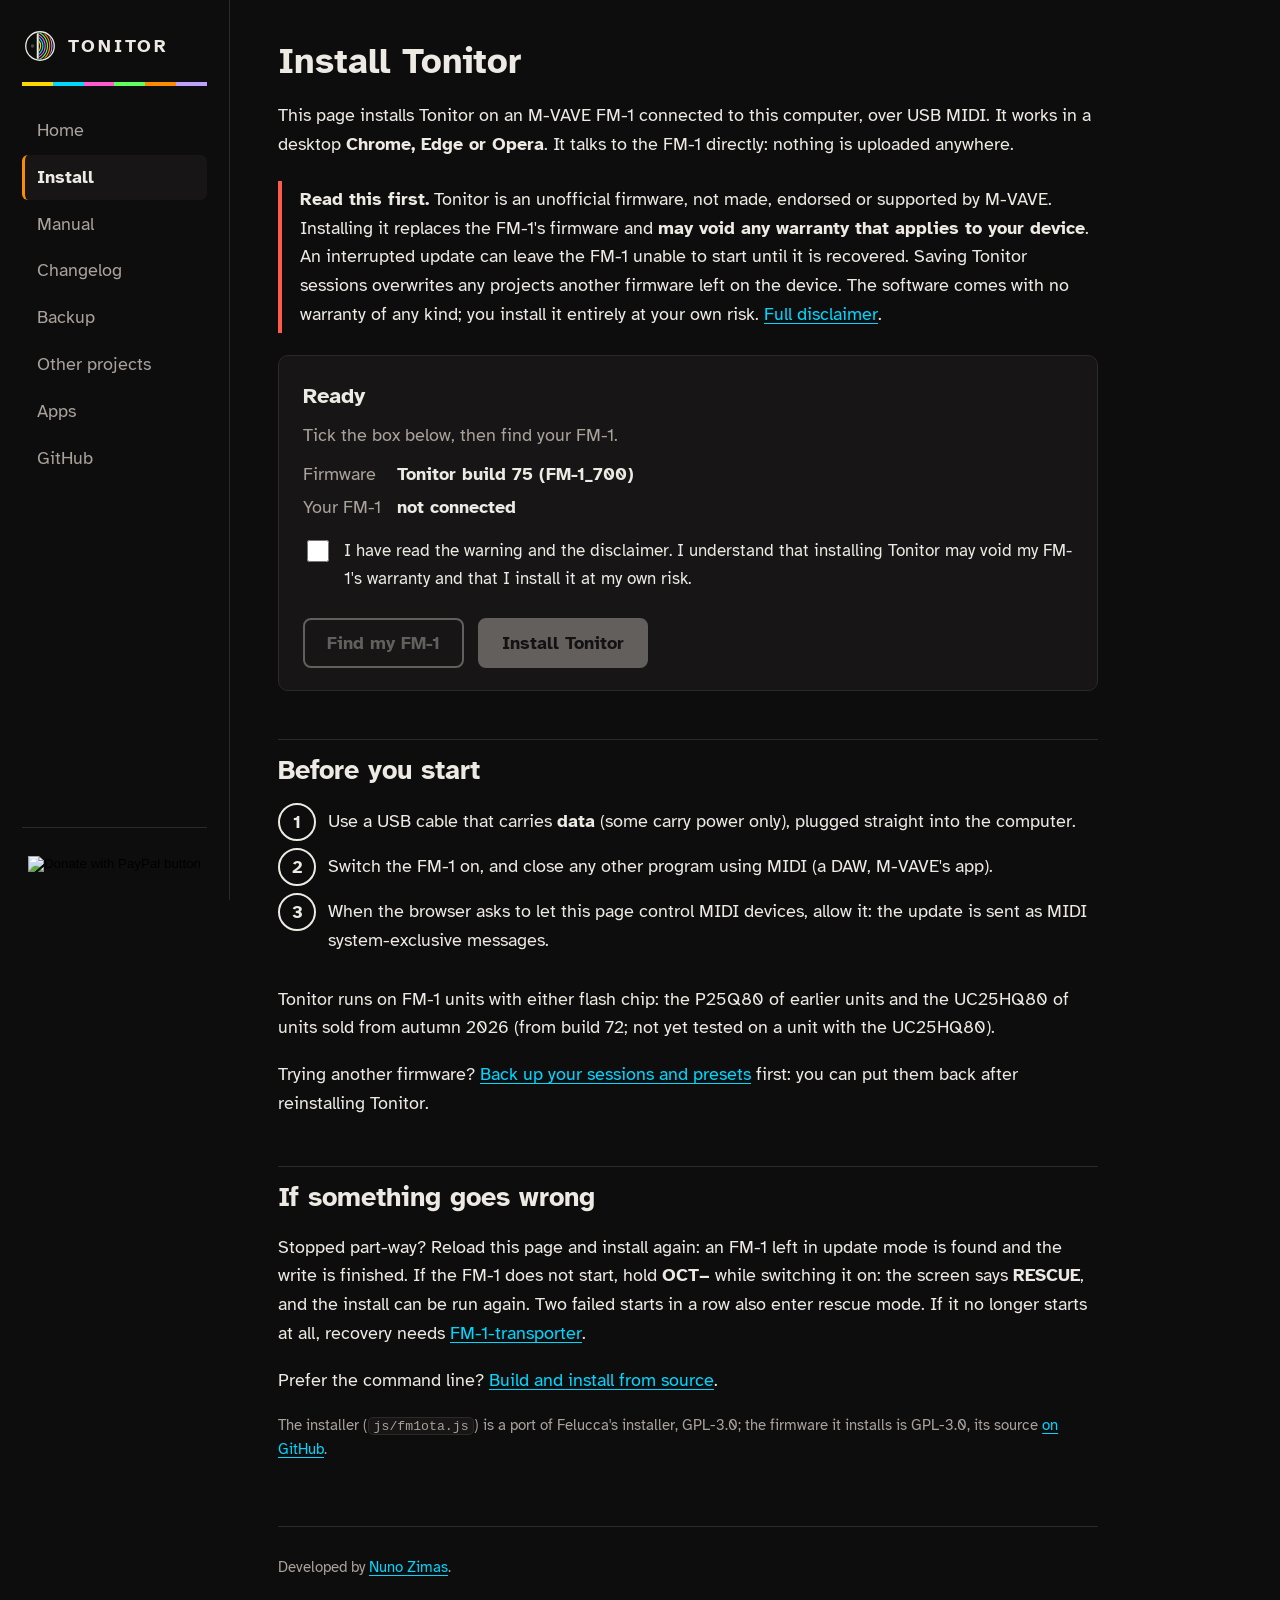
<file: docs/install.html>
<!doctype html>
<!-- SPDX-License-Identifier: MIT -- Tonitor website (generated by tools/make_site.py from site/, README.md, CHANGELOG.md) -->
<html lang="en">
<head>
<meta charset="utf-8">
<meta name="viewport" content="width=device-width, initial-scale=1">
<title>Install Tonitor</title>
<meta name="description" content="Install Tonitor on an M-VAVE FM-1 from your browser, over USB MIDI.">
<link rel="icon" href="assets/mark.svg" type="image/svg+xml">
<link rel="preconnect" href="https://fonts.googleapis.com">
<link rel="preconnect" href="https://fonts.gstatic.com" crossorigin>
<link href="https://fonts.googleapis.com/css2?family=Atkinson+Hyperlegible:wght@400;700&display=swap" rel="stylesheet">
<link rel="stylesheet" href="css/site.css?v=5e3897962a">
<script type="module" src="js/install.js"></script>
</head>
<body>
<div class="layout">
  <aside class="side">
    <div class="top">
      <a class="brand" href="./"><img src="assets/mark.svg" alt="">TONITOR</a>
      <button class="menu-btn" type="button" aria-label="Menu" aria-controls="site-nav" aria-expanded="false"><span></span><span></span><span></span></button>
    </div>
    <div class="layers" aria-hidden="true"><span></span><span></span><span></span><span></span><span></span><span></span></div>
    <nav id="site-nav" aria-label="Site">
      <button class="menu-close" type="button" aria-label="Close the menu">&times;</button>
      <a href="./">Home</a>
      <a href="install.html" aria-current="page">Install</a>
      <a href="manual.html">Manual</a>
      <a href="changelog.html">Changelog</a>
      <a href="backup.html">Backup</a>
      <a href="projects.html">Other projects</a>
      <a href="apps.html">Apps</a>
      <a href="https://github.com/nzimas/tonitor">GitHub</a>
    </nav>
    <div class="menu-shade" hidden></div>
    <form class="donate donate-side" action="https://www.paypal.com/cgi-bin/webscr" method="post" target="_top">
      <input type="hidden" name="cmd" value="_xclick">
      <input type="hidden" name="business" value="nzimas.lv@gmail.com">
      <input type="hidden" name="item_name" value="Support Tonitor">
      <input type="hidden" name="currency_code" value="EUR">
      <input type="image" src="https://www.paypalobjects.com/en_US/i/btn/btn_donateCC_LG.gif" name="submit"
             title="PayPal - The safer, easier way to pay online!" alt="Donate with PayPal button">
    </form>
  </aside>
  <div class="content">
    <main>
<h1>Install Tonitor</h1>
<p>This page installs Tonitor on an M-VAVE FM-1 connected to this computer, over USB MIDI. It works in a
  desktop <b>Chrome, Edge or Opera</b>. It talks to the FM-1 directly: nothing is uploaded anywhere.</p>

<div class="warn">
  <p><b>Read this first.</b> Tonitor is an unofficial firmware, not made, endorsed or supported by M-VAVE.
    Installing it replaces the FM-1's firmware and <b>may void any warranty that applies to your device</b>.
    An interrupted update can leave the FM-1 unable to start until it is recovered. Saving Tonitor sessions
    overwrites any projects another firmware left on the device. The software comes with no warranty of any kind; you
    install it entirely at your own risk. <a href="https://github.com/nzimas/tonitor#disclaimer">Full
    disclaimer</a>.</p>
</div>

<div class="panel" aria-live="polite">
  <p class="status" id="status">Loading the firmware…</p>
  <p class="detail" id="detail"></p>
  <dl class="dev" id="facts" hidden>
    <dt>Firmware</dt><dd id="f-fw"></dd>
    <dt>Your FM-1</dt><dd id="f-dev">not connected</dd>
  </dl>
  <div class="bar" id="bar" hidden><div></div></div>

  <label class="check"><input type="checkbox" id="agree">
    <span>I have read the warning and the disclaimer. I understand that installing Tonitor may void my FM-1's
      warranty and that I install it at my own risk.</span></label>

  <div class="cta">
    <button class="btn" id="connect" disabled>Find my FM-1</button>
    <button class="btn primary" id="install" disabled>Install Tonitor</button>
  </div>
</div>

<h2>Before you start</h2>
<ol class="steps">
  <li>Use a USB cable that carries <b>data</b> (some carry power only), plugged straight into the computer.</li>
  <li>Switch the FM-1 on, and close any other program using MIDI (a DAW, M-VAVE's app).</li>
  <li>When the browser asks to let this page control MIDI devices, allow it: the update is sent as MIDI
    system-exclusive messages.</li>
</ol>

<p>Tonitor runs on FM-1 units with either flash chip: the P25Q80 of earlier units and the UC25HQ80 of units
  sold from autumn 2026 (from build 72; not yet tested on a unit with the UC25HQ80).</p>

<p>Trying another firmware? <a href="backup.html">Back up your sessions and presets</a> first: you can put
  them back after reinstalling Tonitor.</p>

<h2>If something goes wrong</h2>
<p>Stopped part-way? Reload this page and install again: an FM-1 left in update mode is found and the write is
  finished. If the FM-1 does not start, hold <b>OCT−</b> while switching it on: the screen says <b>RESCUE</b>,
  and the install can be run again. Two failed starts in a row also enter rescue mode. If it no longer starts
  at all, recovery needs <a href="https://github.com/kurogedelic/FM-1-transporter">FM-1-transporter</a>.</p>
<p>Prefer the command line? <a href="https://github.com/nzimas/tonitor#building-from-source">Build and install
  from source</a>.</p>
<p class="note">The installer (<code>js/fm1ota.js</code>) is a port of Felucca's installer, GPL-3.0;
  the firmware it installs is GPL-3.0, its source <a href="https://github.com/nzimas/tonitor">on GitHub</a>.</p>

    </main>
    <footer>
      <p>Developed by <a href="https://nunozimas.com">Nuno Zimas</a>.</p>
      <form class="donate donate-foot" action="https://www.paypal.com/cgi-bin/webscr" method="post" target="_top">
        <input type="hidden" name="cmd" value="_xclick">
        <input type="hidden" name="business" value="nzimas.lv@gmail.com">
        <input type="hidden" name="item_name" value="Support Tonitor">
        <input type="hidden" name="currency_code" value="EUR">
        <input type="image" src="https://www.paypalobjects.com/en_US/i/btn/btn_donateCC_LG.gif" name="submit"
               title="PayPal - The safer, easier way to pay online!" alt="Donate with PayPal button">
      </form>
    </footer>
  </div>
</div>
<script src="js/menu.js?v=5e3897962a"></script>
</body>
</html>
</file>
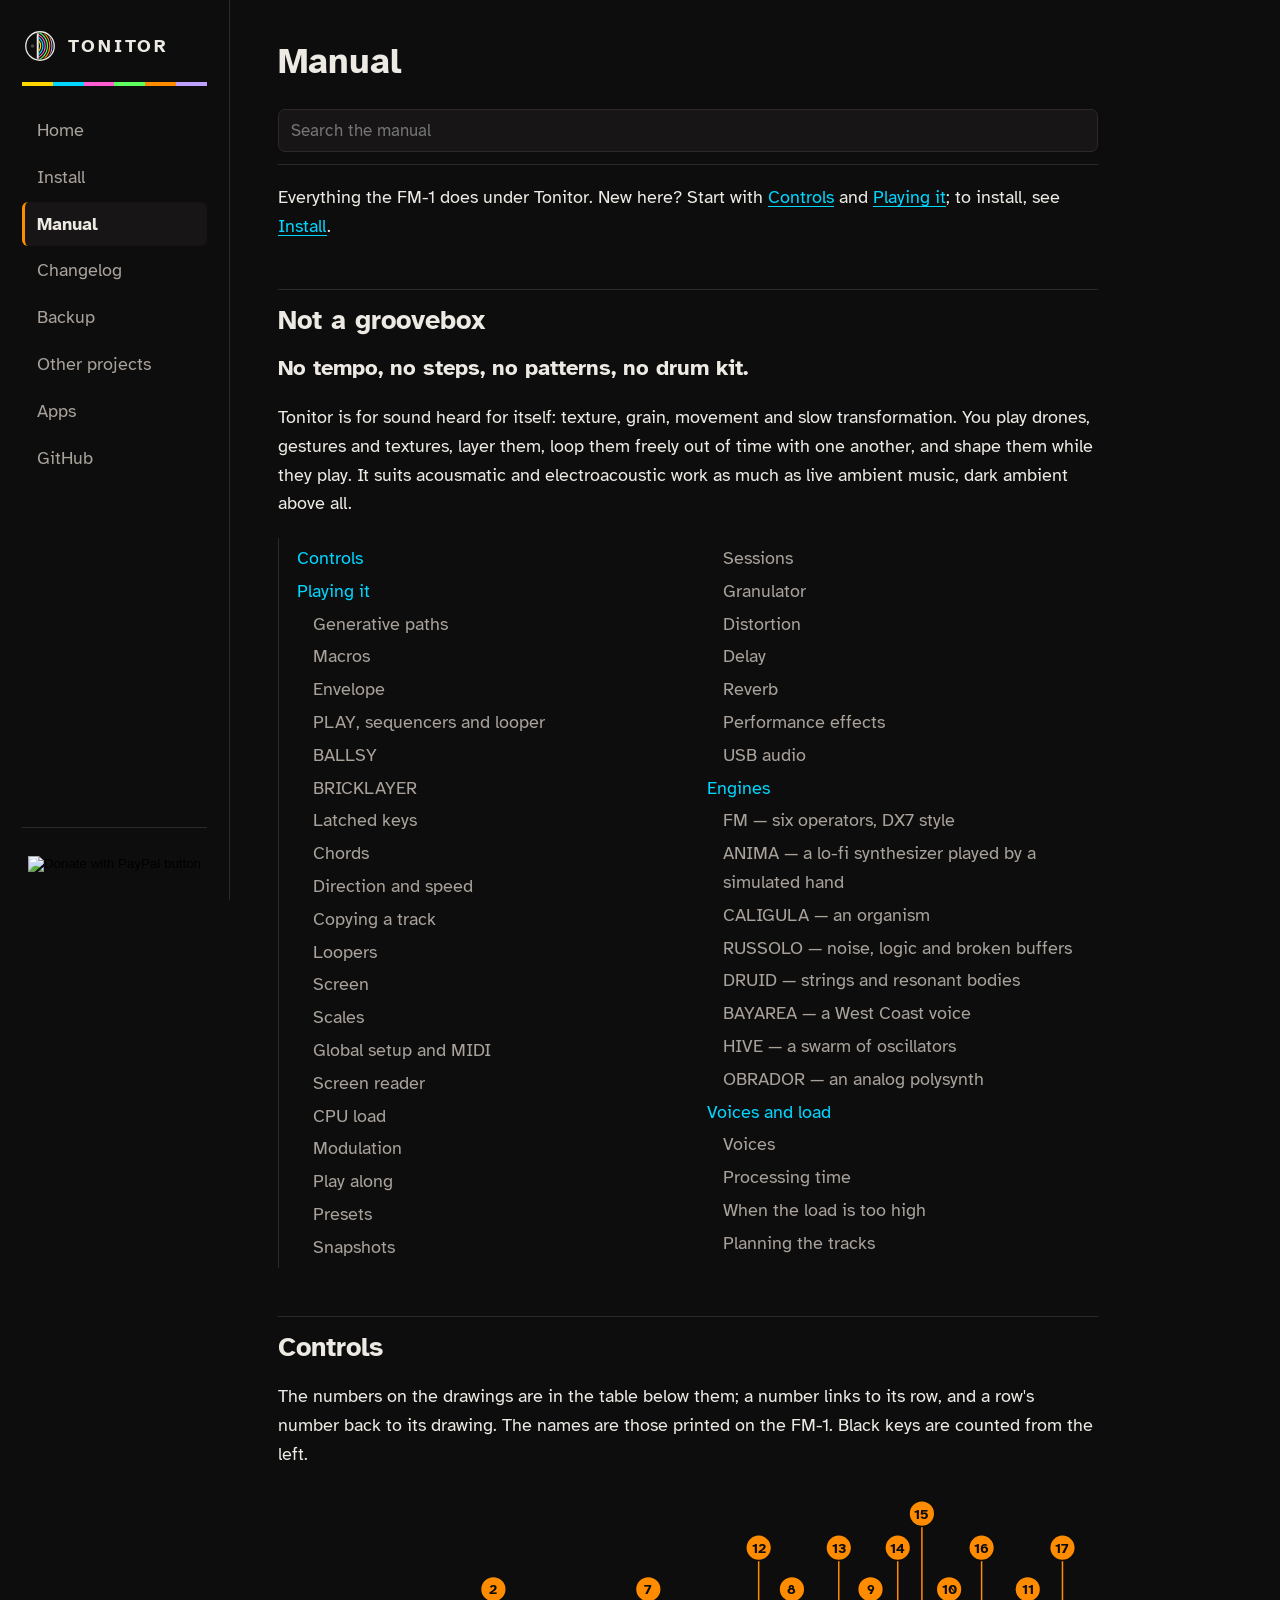
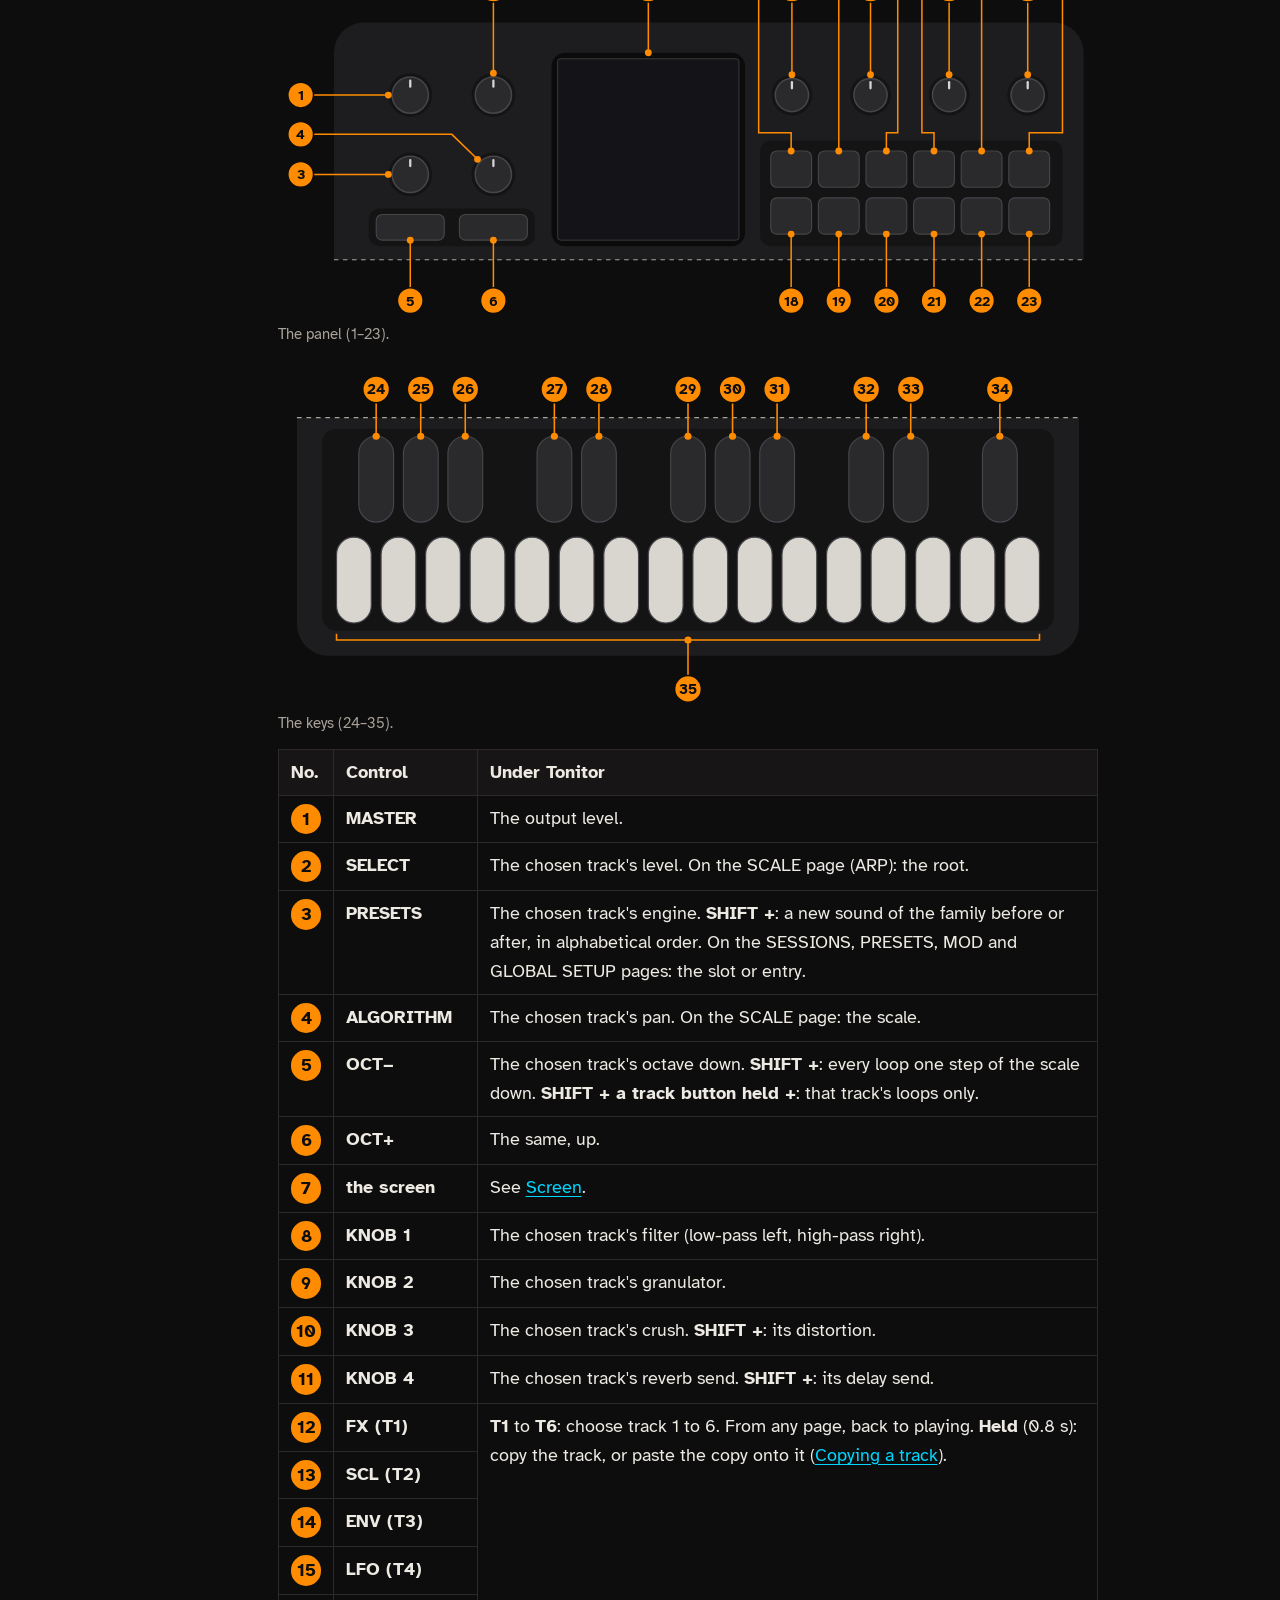
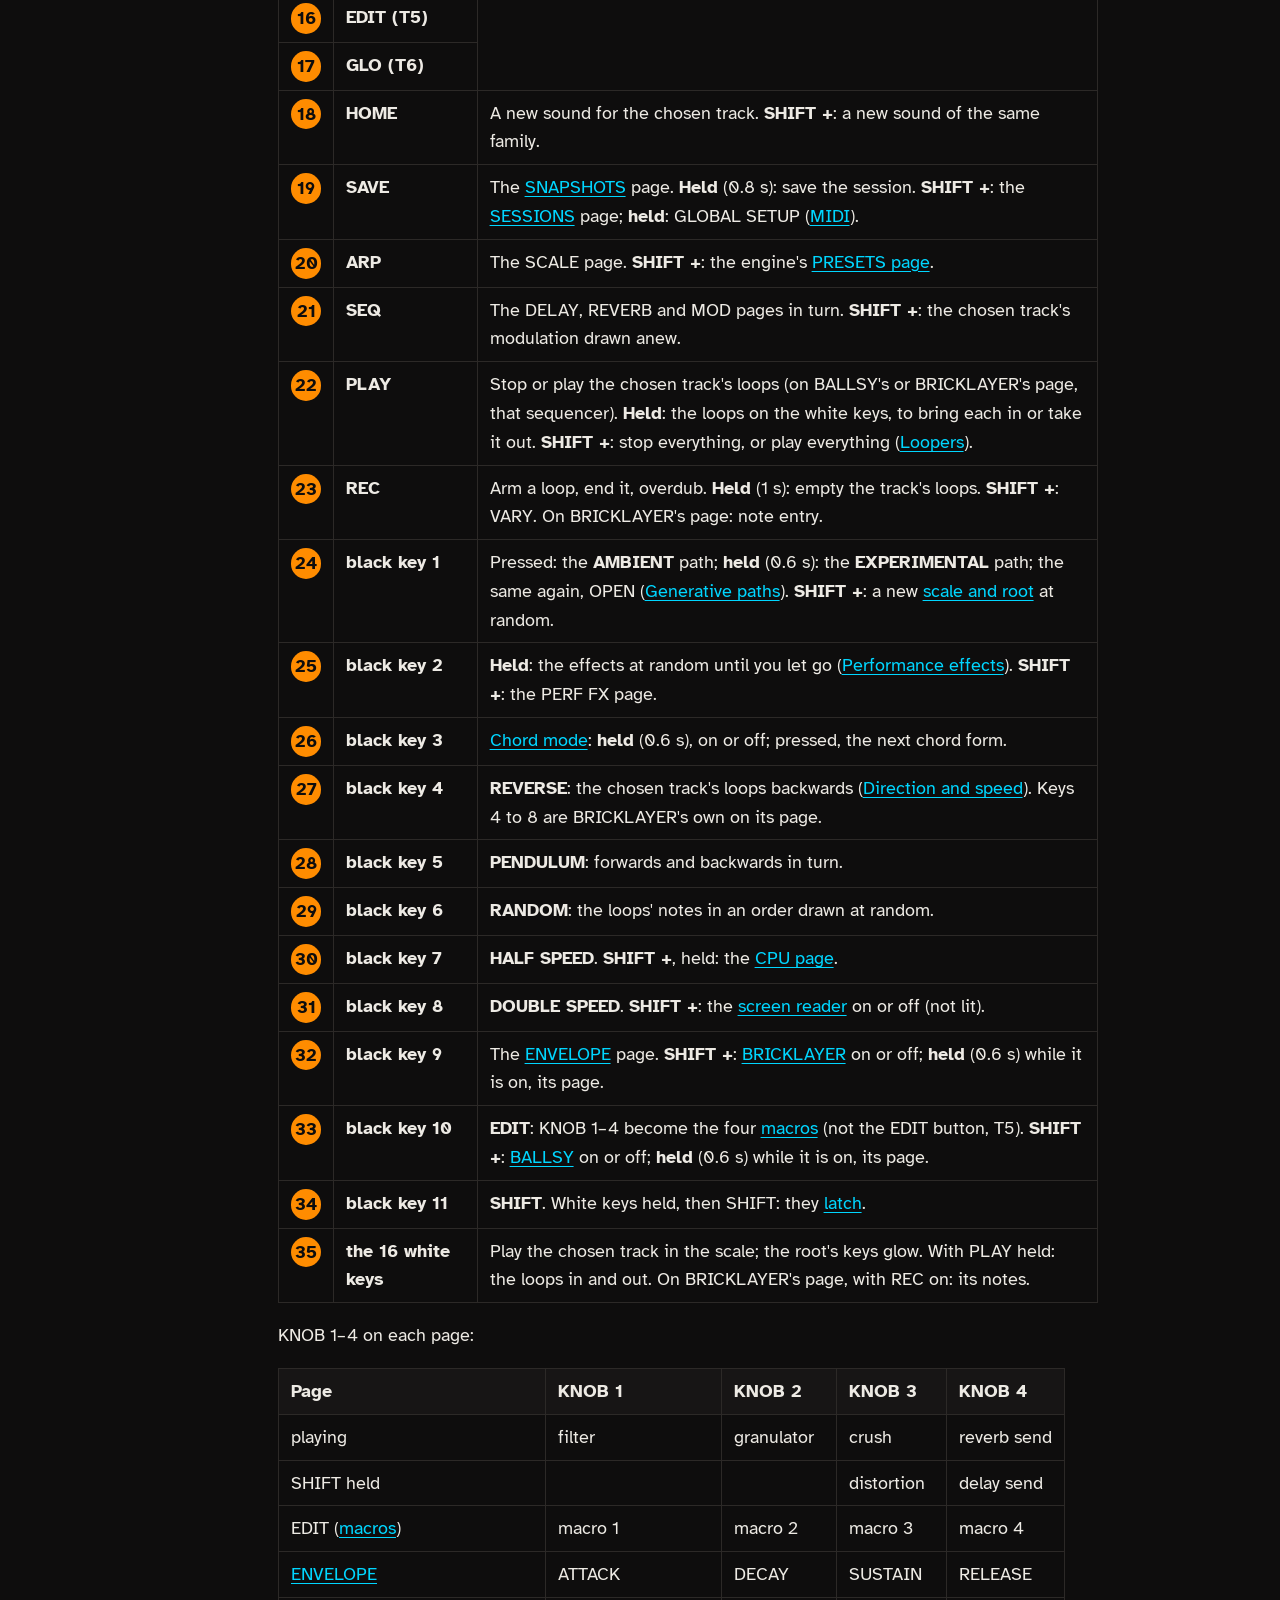
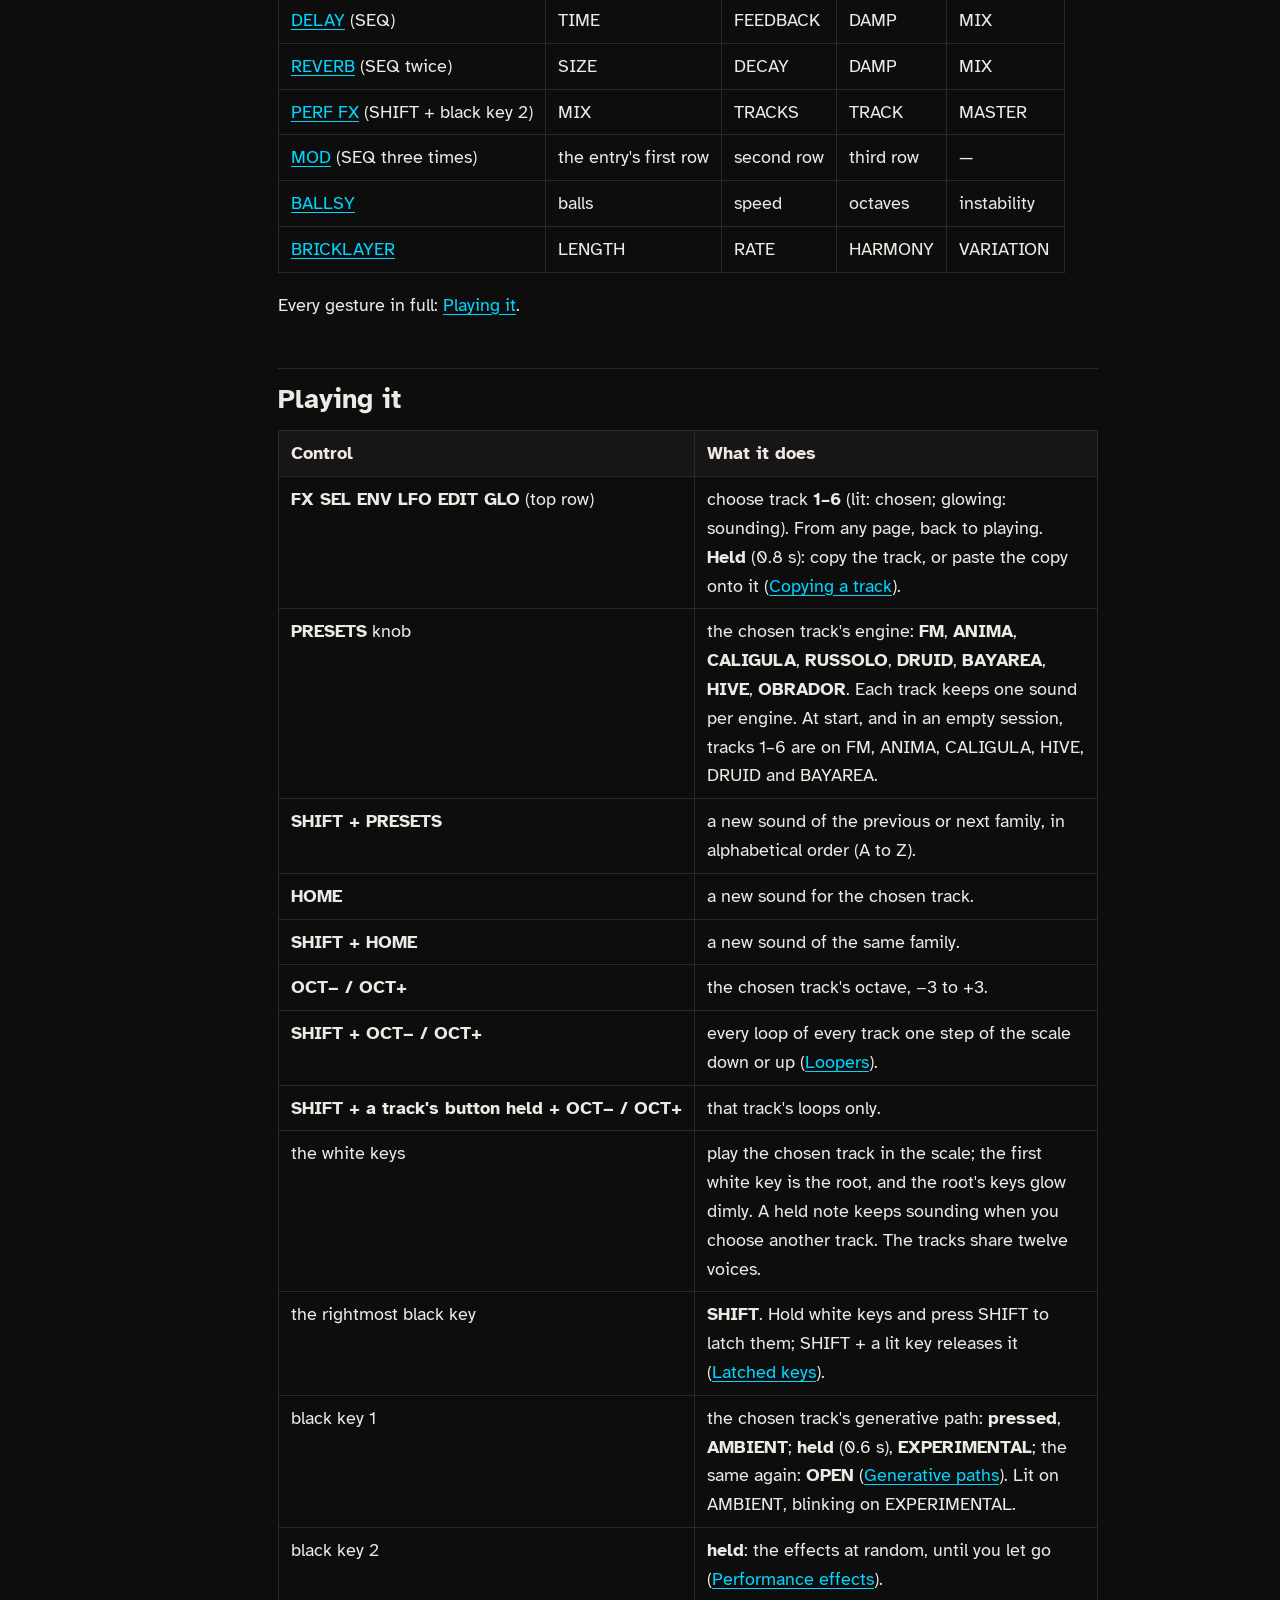
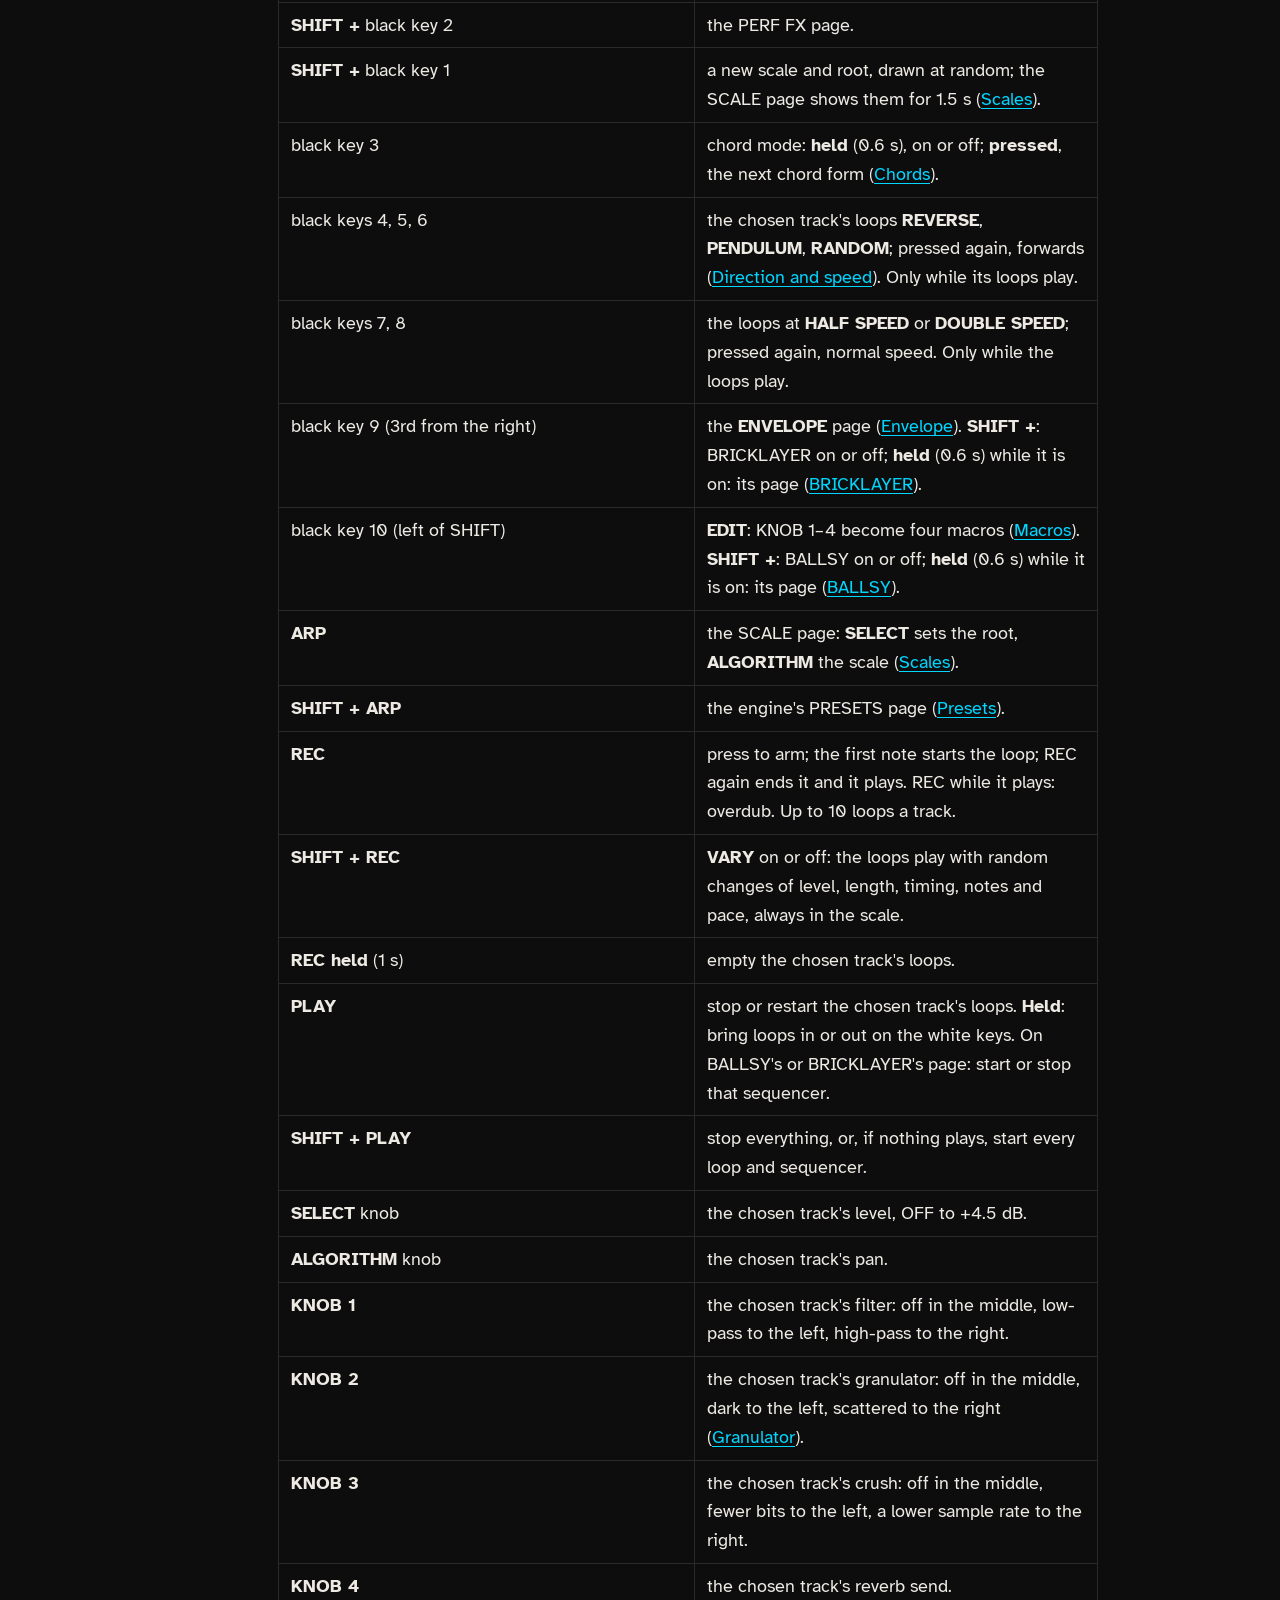
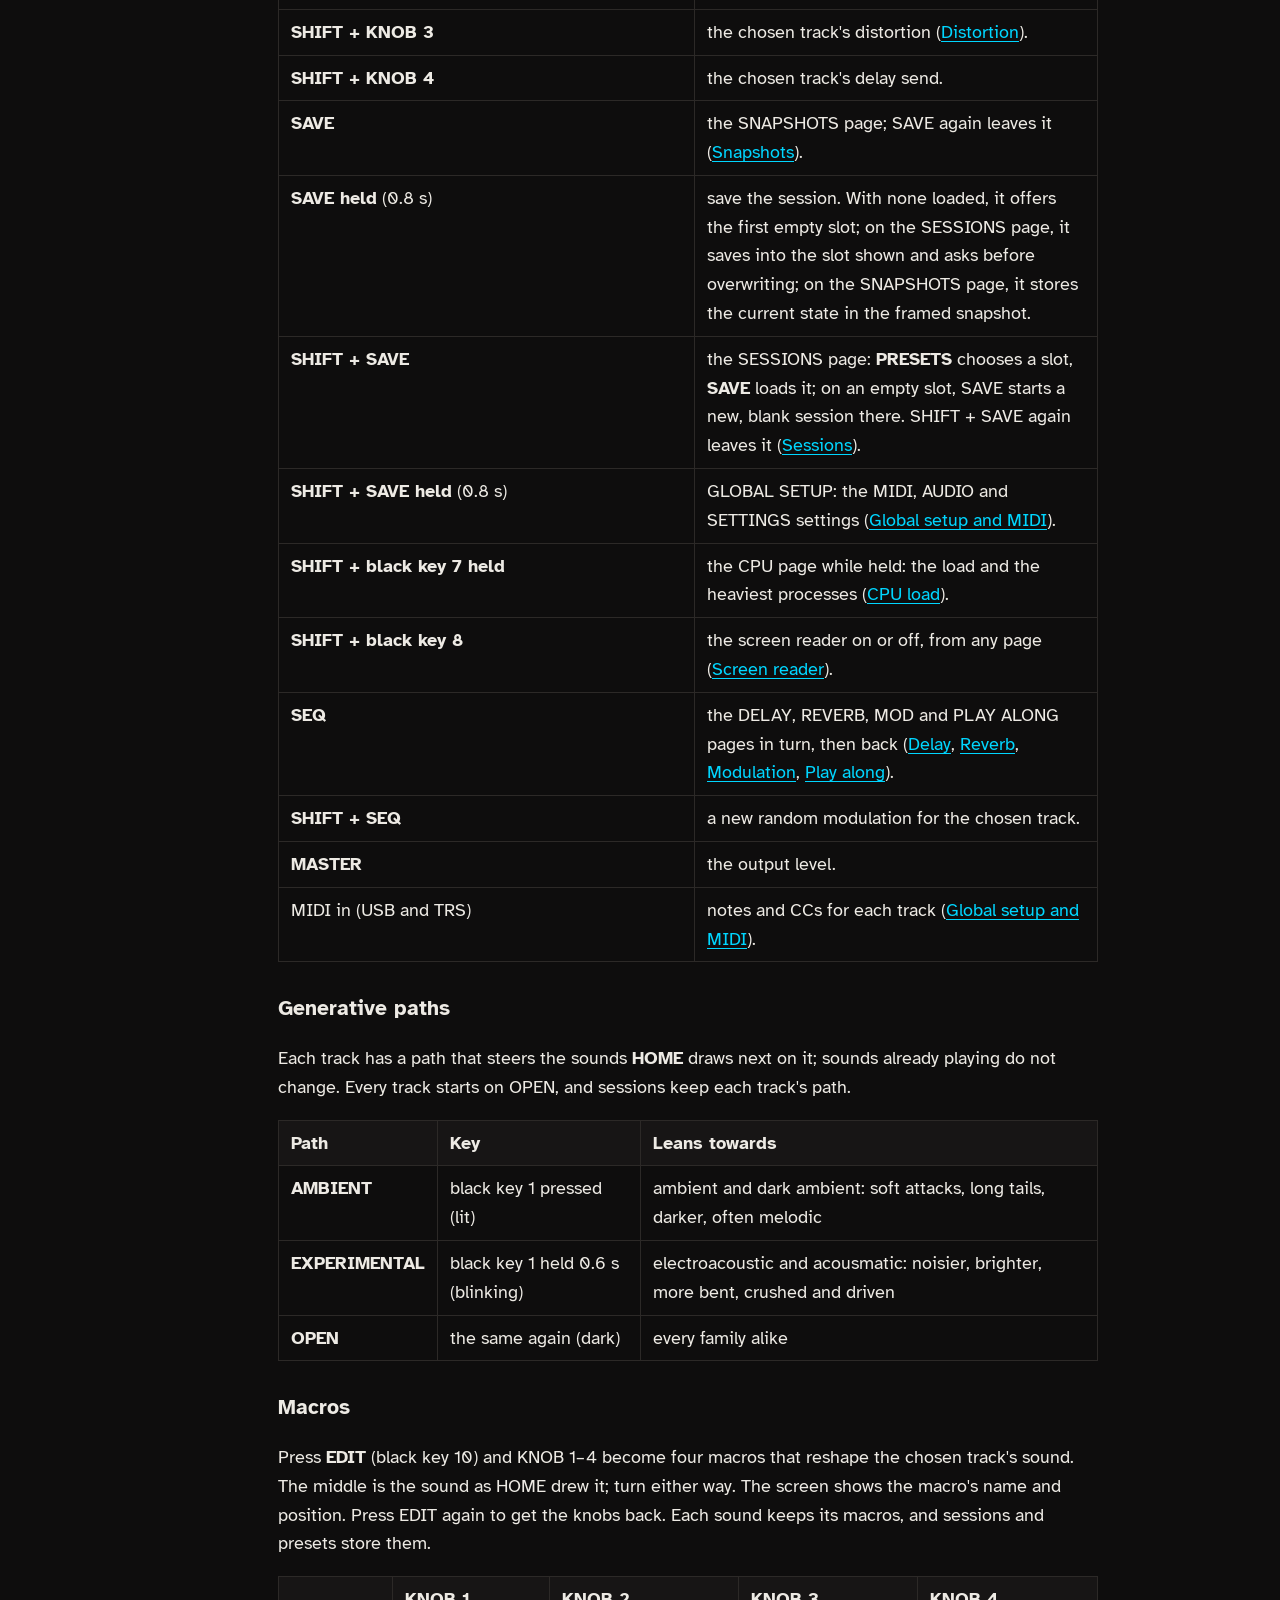
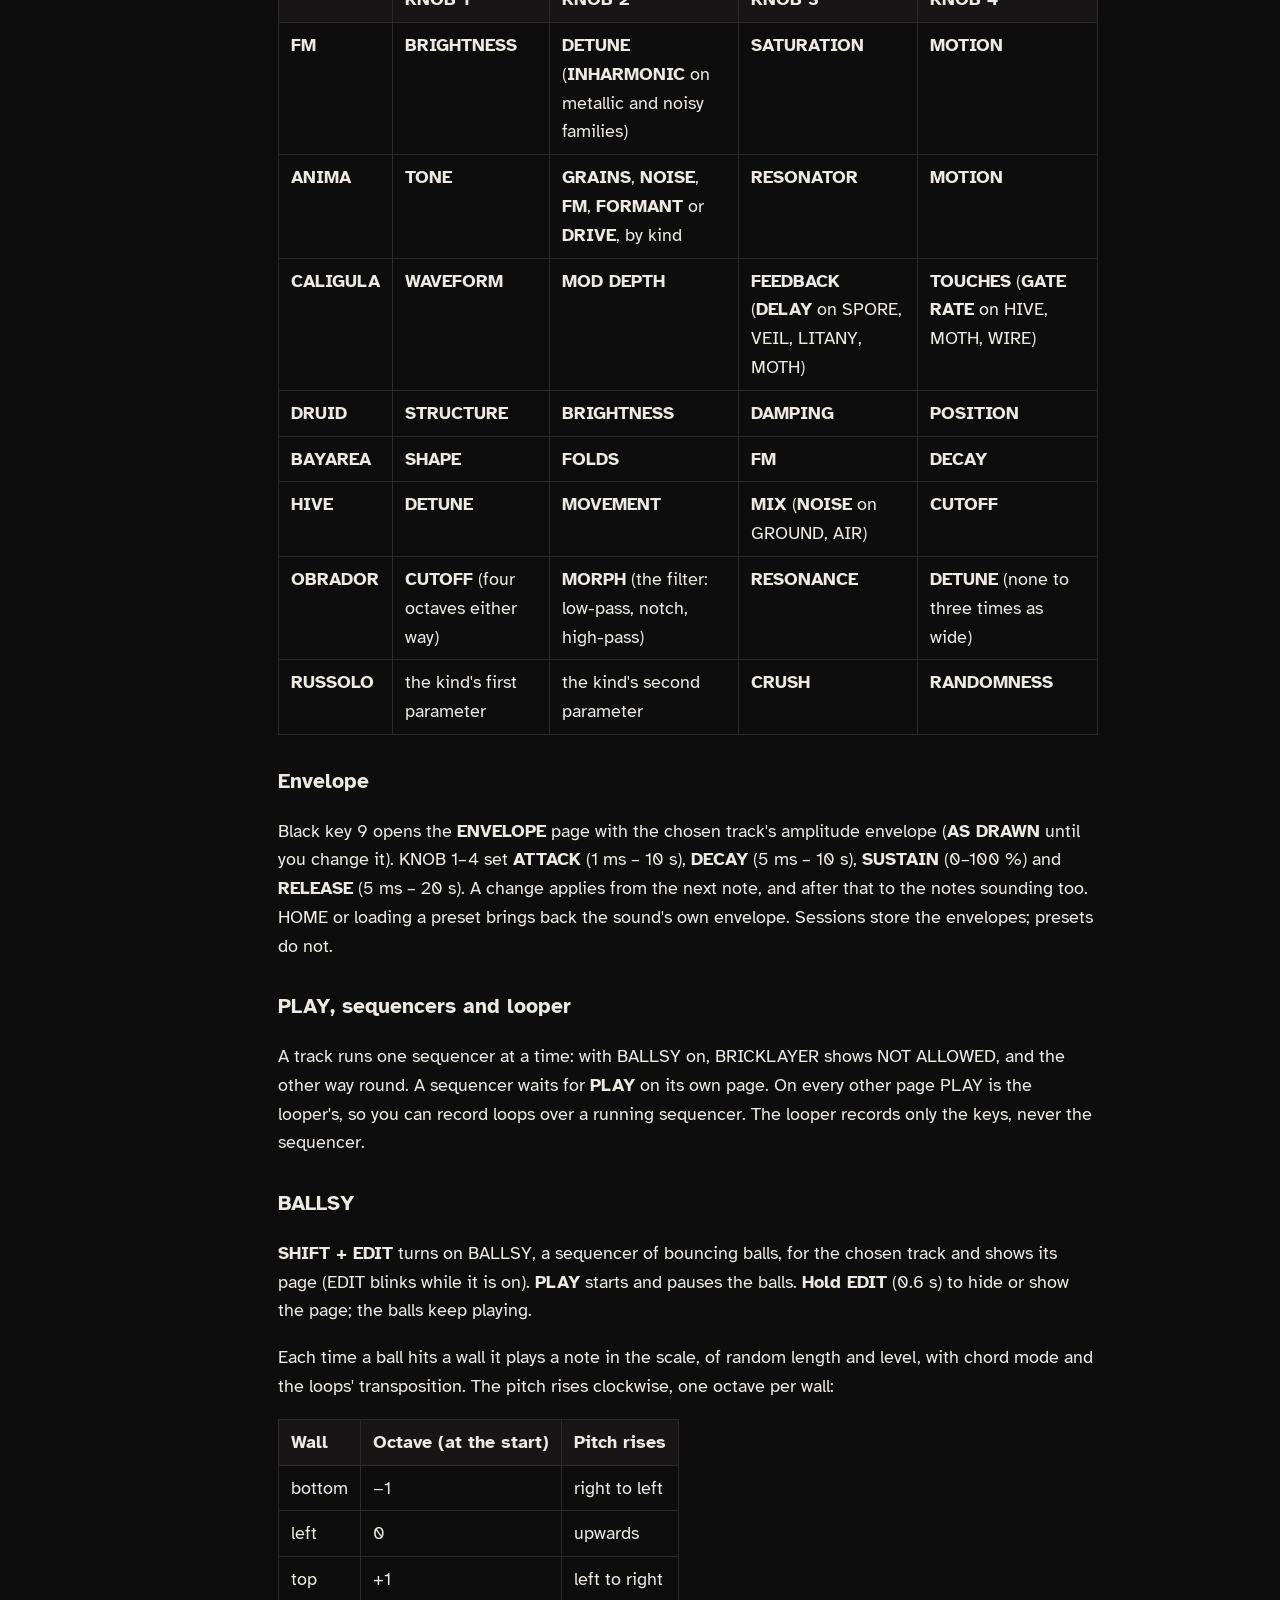
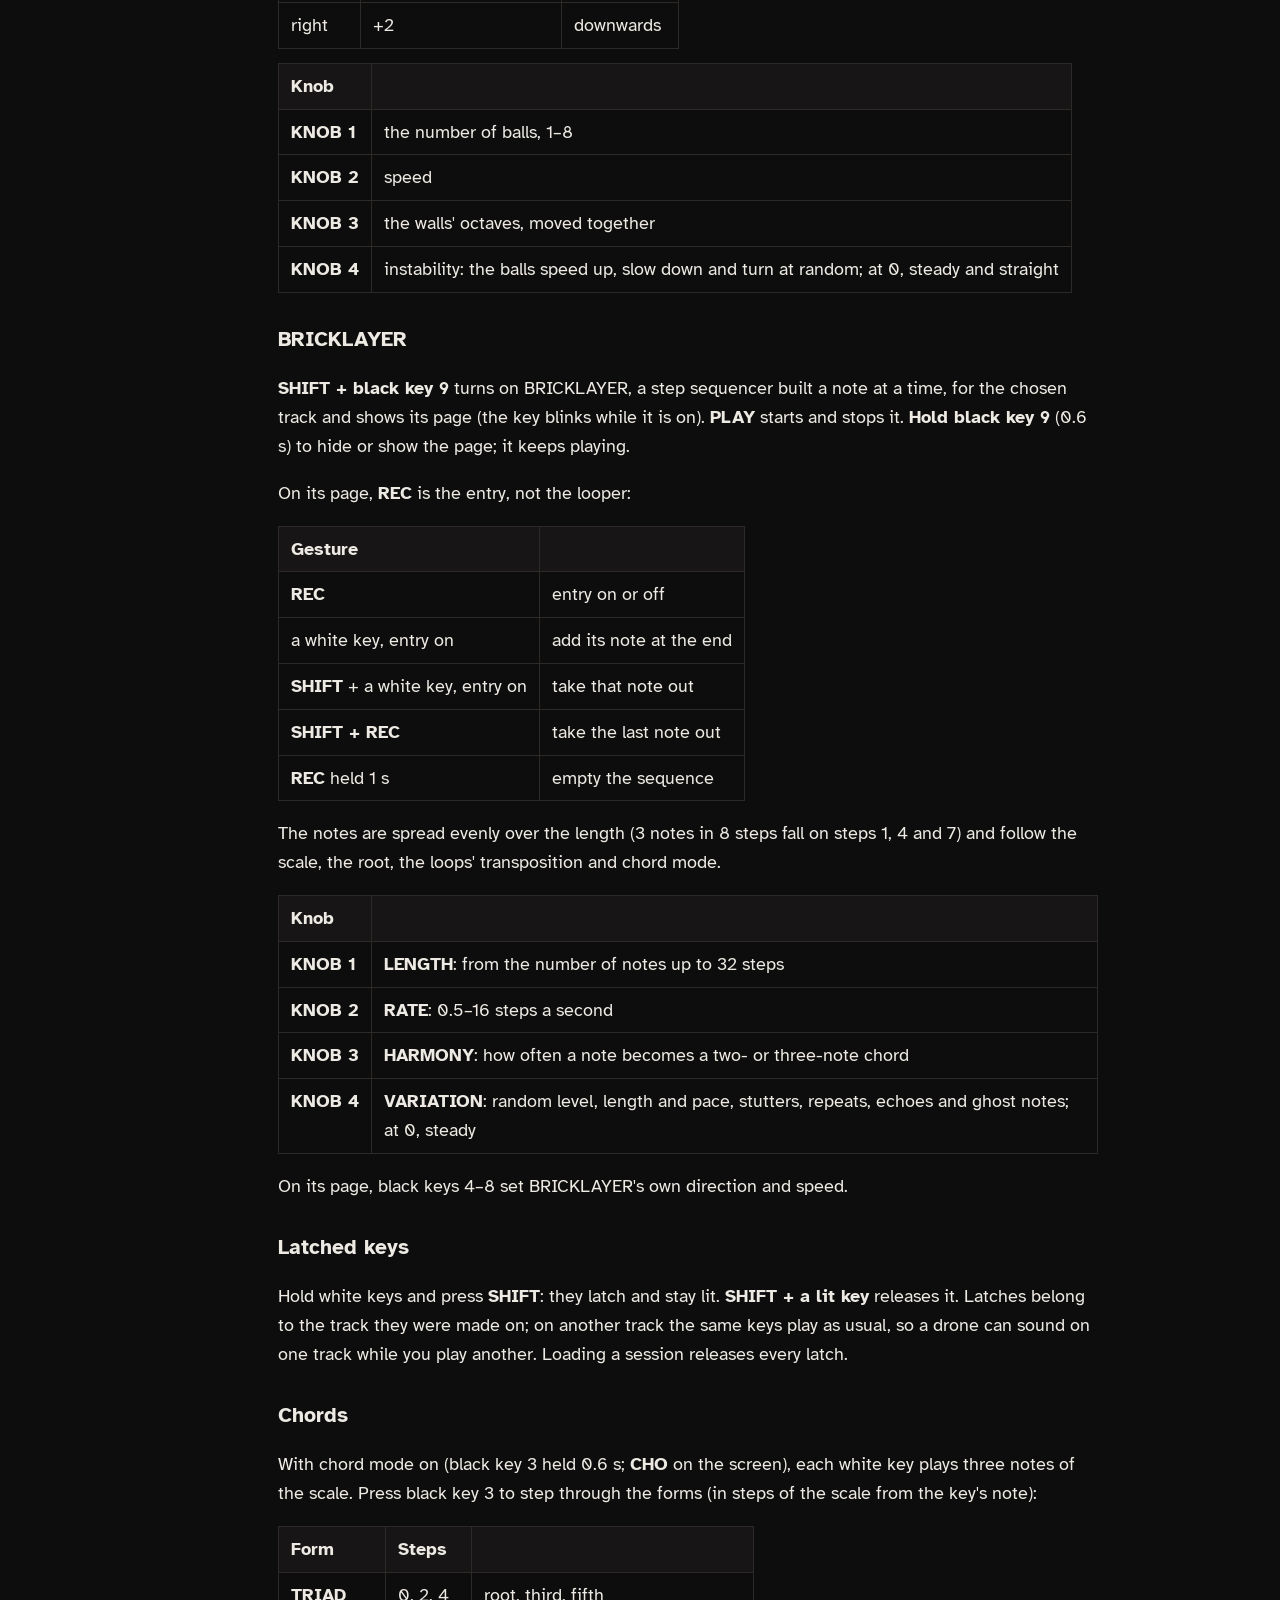
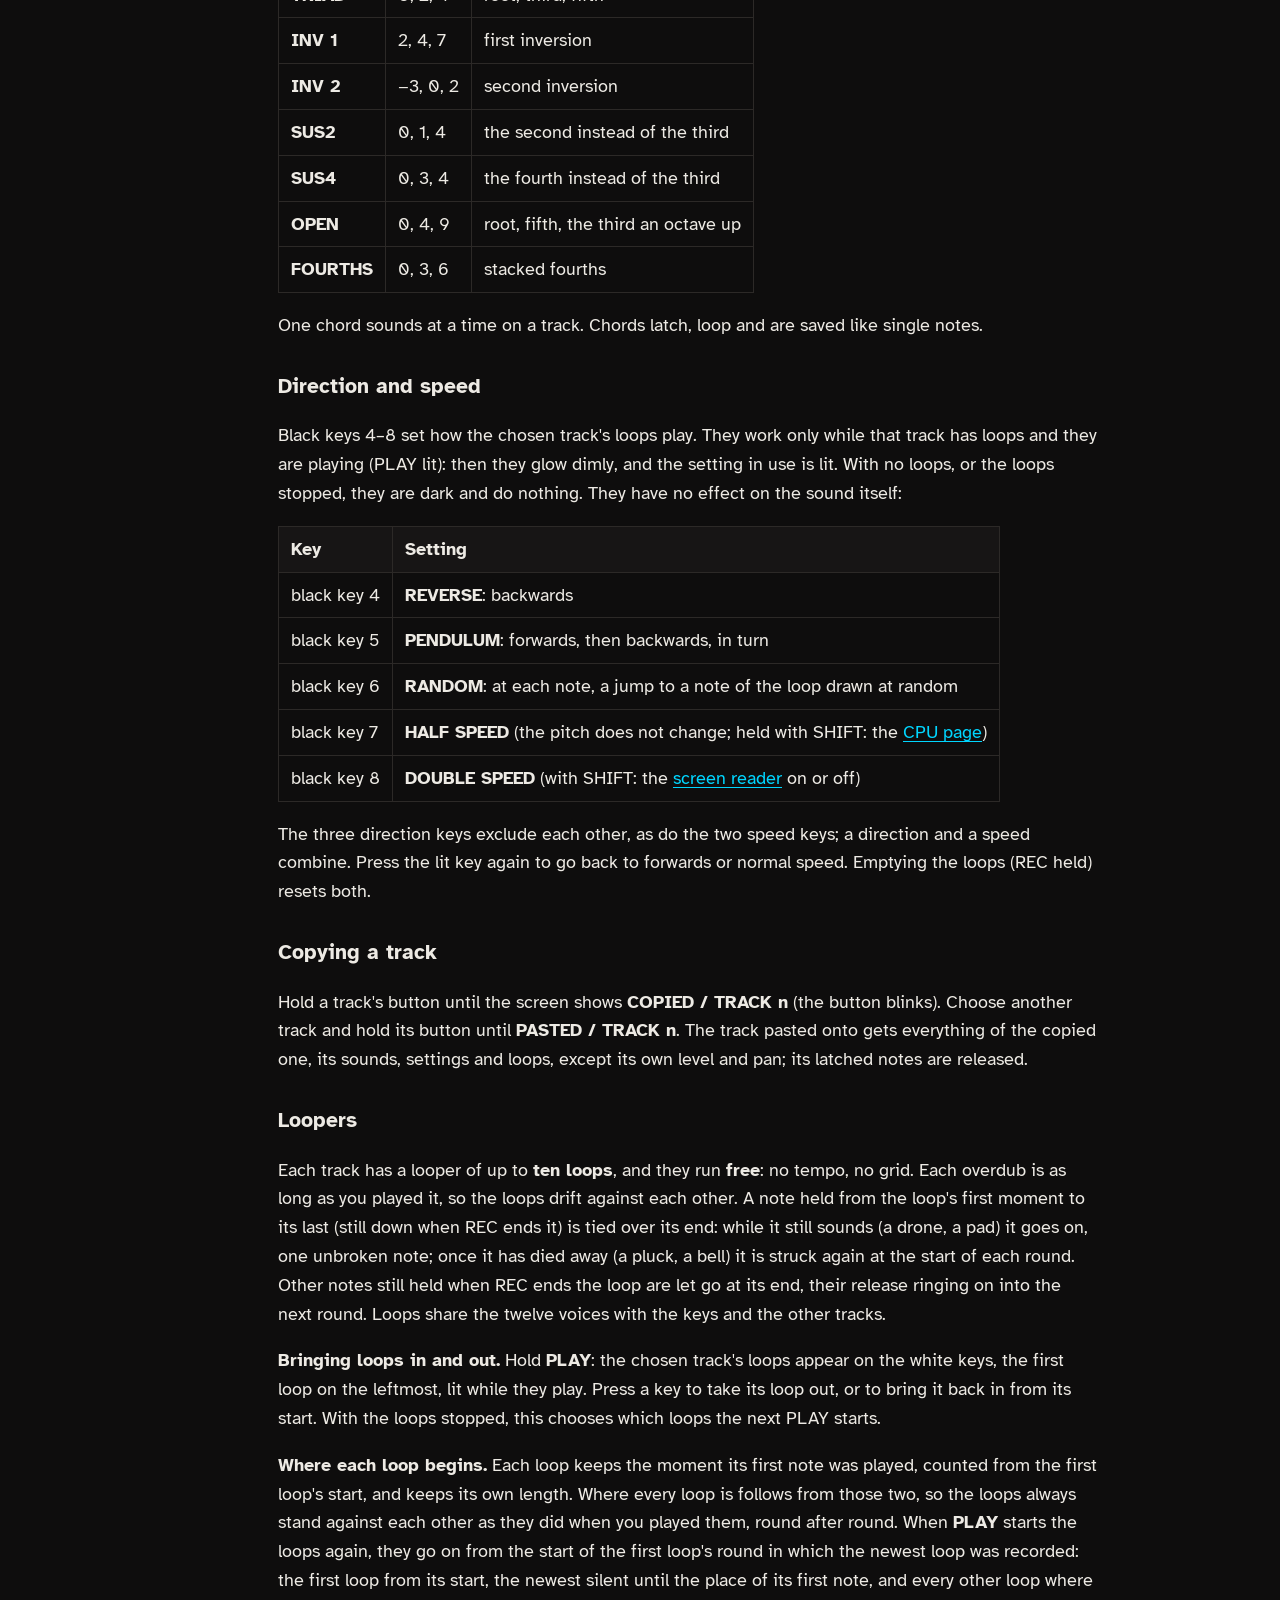
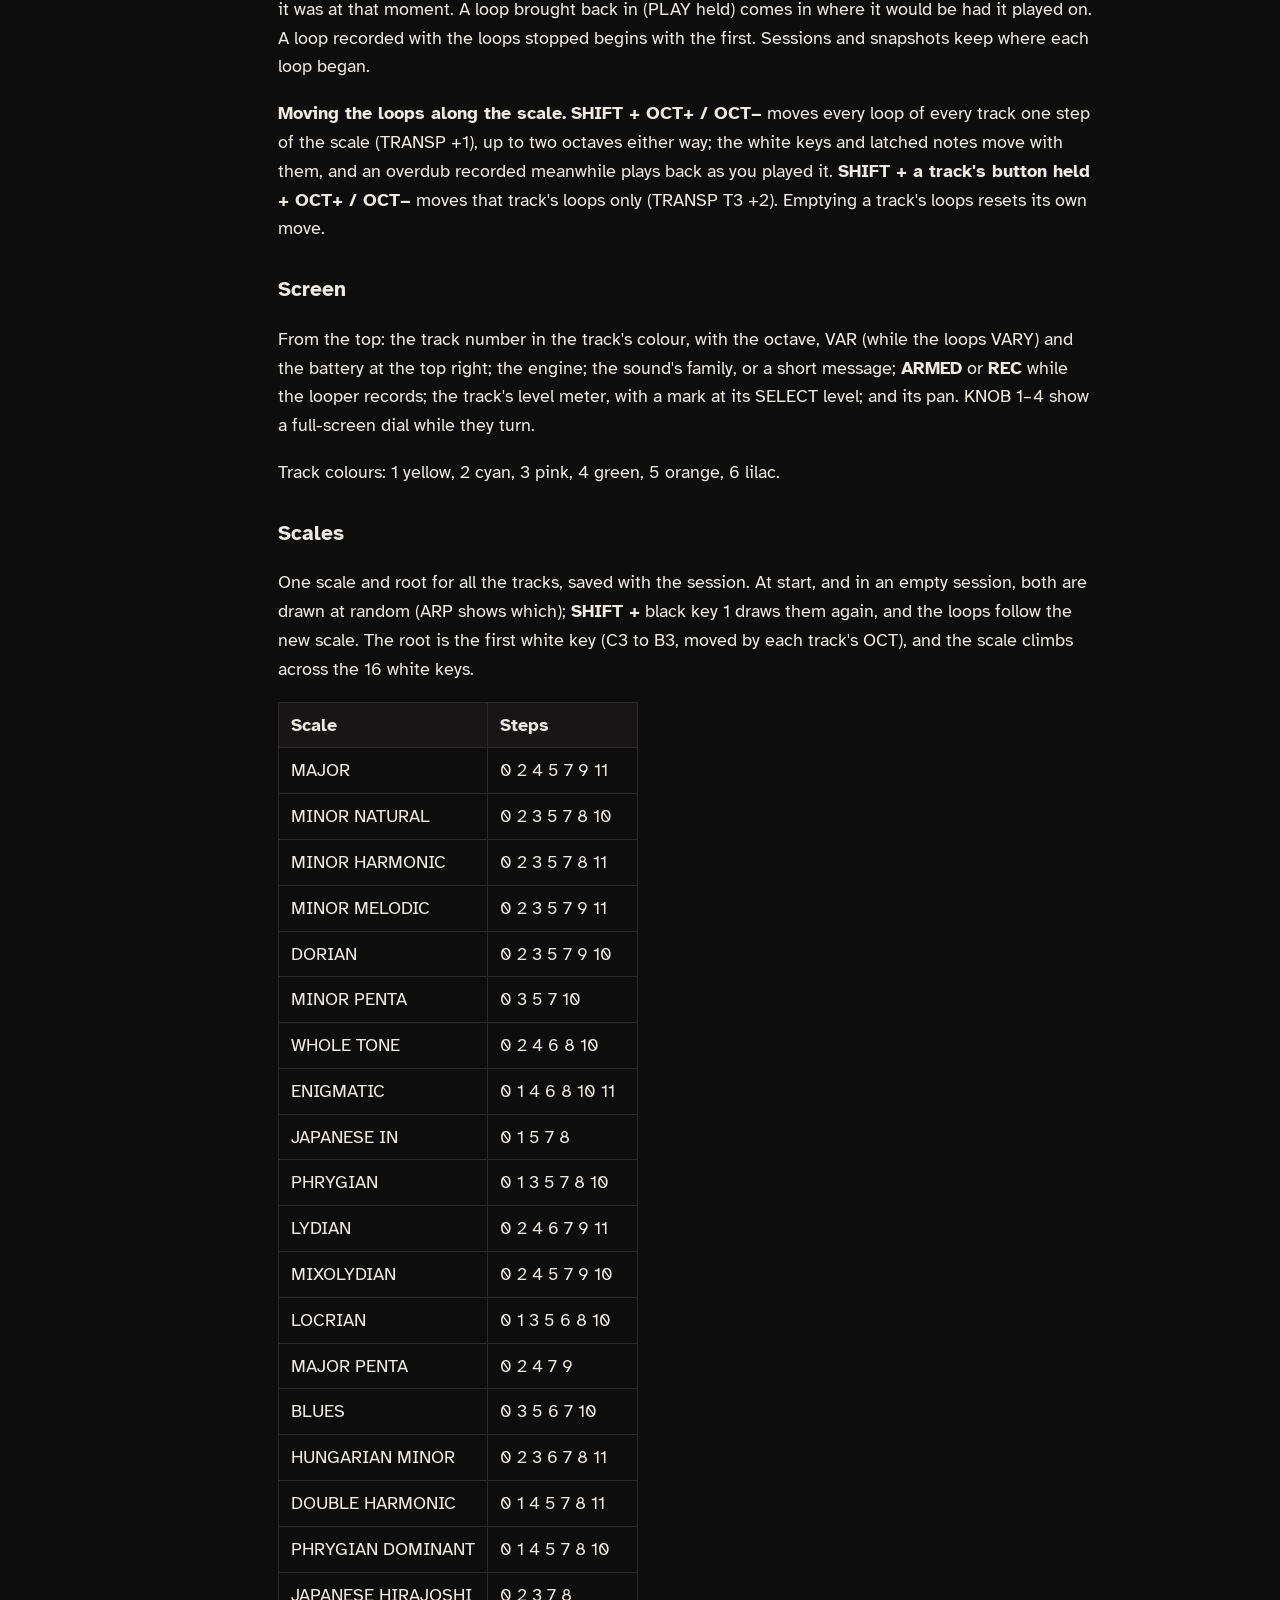
<file: docs/manual.html>
<!doctype html>
<!-- SPDX-License-Identifier: MIT -- Tonitor website (generated by tools/make_site.py from site/, README.md, CHANGELOG.md) -->
<html lang="en">
<head>
<meta charset="utf-8">
<meta name="viewport" content="width=device-width, initial-scale=1">
<title>Tonitor manual</title>
<meta name="description" content="The Tonitor manual: every control of the FM-1 under Tonitor.">
<link rel="icon" href="assets/mark.svg" type="image/svg+xml">
<link rel="preconnect" href="https://fonts.googleapis.com">
<link rel="preconnect" href="https://fonts.gstatic.com" crossorigin>
<link href="https://fonts.googleapis.com/css2?family=Atkinson+Hyperlegible:wght@400;700&display=swap" rel="stylesheet">
<link rel="stylesheet" href="css/site.css?v=5e3897962a">
<script src="js/manual.js?v=ff802e8fbe" defer></script>
</head>
<body>
<div class="layout">
  <aside class="side">
    <div class="top">
      <a class="brand" href="./"><img src="assets/mark.svg" alt="">TONITOR</a>
      <button class="menu-btn" type="button" aria-label="Menu" aria-controls="site-nav" aria-expanded="false"><span></span><span></span><span></span></button>
    </div>
    <div class="layers" aria-hidden="true"><span></span><span></span><span></span><span></span><span></span><span></span></div>
    <nav id="site-nav" aria-label="Site">
      <button class="menu-close" type="button" aria-label="Close the menu">&times;</button>
      <a href="./">Home</a>
      <a href="install.html">Install</a>
      <a href="manual.html" aria-current="page">Manual</a>
      <a href="changelog.html">Changelog</a>
      <a href="backup.html">Backup</a>
      <a href="projects.html">Other projects</a>
      <a href="apps.html">Apps</a>
      <a href="https://github.com/nzimas/tonitor">GitHub</a>
    </nav>
    <div class="menu-shade" hidden></div>
    <form class="donate donate-side" action="https://www.paypal.com/cgi-bin/webscr" method="post" target="_top">
      <input type="hidden" name="cmd" value="_xclick">
      <input type="hidden" name="business" value="nzimas.lv@gmail.com">
      <input type="hidden" name="item_name" value="Support Tonitor">
      <input type="hidden" name="currency_code" value="EUR">
      <input type="image" src="https://www.paypalobjects.com/en_US/i/btn/btn_donateCC_LG.gif" name="submit"
             title="PayPal - The safer, easier way to pay online!" alt="Donate with PayPal button">
    </form>
  </aside>
  <div class="content">
    <main>
<div class="manual">
<h1 id="top">Manual</h1>
<div class="mbar" role="search">
<input type="search" id="msearch" placeholder="Search the manual" aria-label="Search the manual" autocomplete="off" aria-controls="mresults" aria-expanded="false">
<div id="mresults" class="mresults" role="listbox" hidden></div>
</div>
<p>Everything the FM-1 does under Tonitor. New here? Start with <a href="#controls">Controls</a> and <a href="#playing-it">Playing it</a>; to install, see <a href="install.html">Install</a>.</p>
<h2 id="not-a-groovebox">Not a groovebox</h2>
<p class="big">No tempo, no steps, no patterns, no drum kit.</p>
<p>Tonitor is for sound heard for itself: texture, grain, movement and slow transformation. You play drones, gestures and textures, layer them, loop them freely out of time with one another, and shape them while they play. It suits acousmatic and electroacoustic work as much as live ambient music, dark ambient above all.</p>
<nav class="toc" id="contents" aria-label="Contents">
<a href="#controls">Controls</a>
<a href="#playing-it">Playing it</a>
<a href="#generative-paths" class="sub">Generative paths</a>
<a href="#macros" class="sub">Macros</a>
<a href="#envelope" class="sub">Envelope</a>
<a href="#play-sequencers-and-looper" class="sub">PLAY, sequencers and looper</a>
<a href="#ballsy" class="sub">BALLSY</a>
<a href="#bricklayer" class="sub">BRICKLAYER</a>
<a href="#latched-keys" class="sub">Latched keys</a>
<a href="#chords" class="sub">Chords</a>
<a href="#direction-and-speed" class="sub">Direction and speed</a>
<a href="#copying-a-track" class="sub">Copying a track</a>
<a href="#loopers" class="sub">Loopers</a>
<a href="#screen" class="sub">Screen</a>
<a href="#scales" class="sub">Scales</a>
<a href="#global-setup-and-midi" class="sub">Global setup and MIDI</a>
<a href="#screen-reader" class="sub">Screen reader</a>
<a href="#cpu-load" class="sub">CPU load</a>
<a href="#modulation" class="sub">Modulation</a>
<a href="#play-along" class="sub">Play along</a>
<a href="#presets" class="sub">Presets</a>
<a href="#snapshots" class="sub">Snapshots</a>
<a href="#sessions" class="sub">Sessions</a>
<a href="#granulator" class="sub">Granulator</a>
<a href="#distortion" class="sub">Distortion</a>
<a href="#delay" class="sub">Delay</a>
<a href="#reverb" class="sub">Reverb</a>
<a href="#performance-effects" class="sub">Performance effects</a>
<a href="#usb-audio" class="sub">USB audio</a>
<a href="#engines">Engines</a>
<a href="#fm-six-operators-dx7-style" class="sub">FM — six operators, DX7 style</a>
<a href="#anima-a-lo-fi-synthesizer-played-by-a-simulated-hand" class="sub">ANIMA — a lo-fi synthesizer played by a simulated hand</a>
<a href="#caligula-an-organism" class="sub">CALIGULA — an organism</a>
<a href="#russolo-noise-logic-and-broken-buffers" class="sub">RUSSOLO — noise, logic and broken buffers</a>
<a href="#druid-strings-and-resonant-bodies" class="sub">DRUID — strings and resonant bodies</a>
<a href="#bayarea-a-west-coast-voice" class="sub">BAYAREA — a West Coast voice</a>
<a href="#hive-a-swarm-of-oscillators" class="sub">HIVE — a swarm of oscillators</a>
<a href="#obrador-an-analog-polysynth" class="sub">OBRADOR — an analog polysynth</a>
<a href="#voices-and-load">Voices and load</a>
<a href="#voices" class="sub">Voices</a>
<a href="#processing-time" class="sub">Processing time</a>
<a href="#when-the-load-is-too-high" class="sub">When the load is too high</a>
<a href="#planning-the-tracks" class="sub">Planning the tracks</a>
</nav>
<h2 id="controls">Controls</h2>
<p>The numbers on the drawings are in the table below them; a number links to its row, and a row's number back to its drawing. The names are those printed on the FM-1. Black keys are counted from the left.</p>
<figure class="fm1-fig" id="fig-panel">
<div class="fm1-scroll"><svg class="fm1" viewBox="-70 -170 1085 565" role="img" aria-labelledby="fig-panel">
<path d="M4,318 V44 A40,40 0 0 1 44,4 H956 A40,40 0 0 1 996,44 V318 Z" fill="#1d1d1f"/>
<line x1="4" y1="318" x2="996" y2="318" class="cut"/>
<rect x="50" y="250" width="220" height="50" rx="14" fill="#141415"/>
<rect x="568" y="160" width="400" height="140" rx="14" fill="#141415"/>
<rect x="292" y="44" width="256" height="256" rx="18" fill="#0b0b0c"/>
<rect x="300" y="52" width="240" height="240" rx="4" fill="#141418" stroke="#45454a"/>
<circle cx="105" cy="100" r="29" fill="#141415"/><circle cx="105" cy="100" r="24" fill="#2a2a2d" stroke="#45454a" stroke-width="2"/><line x1="105" y1="81" x2="105" y2="89" stroke="#d6d6d8" stroke-width="3" stroke-linecap="round"/>
<circle cx="215" cy="100" r="29" fill="#141415"/><circle cx="215" cy="100" r="24" fill="#2a2a2d" stroke="#45454a" stroke-width="2"/><line x1="215" y1="81" x2="215" y2="89" stroke="#d6d6d8" stroke-width="3" stroke-linecap="round"/>
<circle cx="105" cy="205" r="29" fill="#141415"/><circle cx="105" cy="205" r="24" fill="#2a2a2d" stroke="#45454a" stroke-width="2"/><line x1="105" y1="186" x2="105" y2="194" stroke="#d6d6d8" stroke-width="3" stroke-linecap="round"/>
<circle cx="215" cy="205" r="29" fill="#141415"/><circle cx="215" cy="205" r="24" fill="#2a2a2d" stroke="#45454a" stroke-width="2"/><line x1="215" y1="186" x2="215" y2="194" stroke="#d6d6d8" stroke-width="3" stroke-linecap="round"/>
<circle cx="610" cy="100" r="27" fill="#141415"/><circle cx="610" cy="100" r="22" fill="#2a2a2d" stroke="#45454a" stroke-width="2"/><line x1="610" y1="83" x2="610" y2="91" stroke="#d6d6d8" stroke-width="3" stroke-linecap="round"/>
<circle cx="714" cy="100" r="27" fill="#141415"/><circle cx="714" cy="100" r="22" fill="#2a2a2d" stroke="#45454a" stroke-width="2"/><line x1="714" y1="83" x2="714" y2="91" stroke="#d6d6d8" stroke-width="3" stroke-linecap="round"/>
<circle cx="818" cy="100" r="27" fill="#141415"/><circle cx="818" cy="100" r="22" fill="#2a2a2d" stroke="#45454a" stroke-width="2"/><line x1="818" y1="83" x2="818" y2="91" stroke="#d6d6d8" stroke-width="3" stroke-linecap="round"/>
<circle cx="922" cy="100" r="27" fill="#141415"/><circle cx="922" cy="100" r="22" fill="#2a2a2d" stroke="#45454a" stroke-width="2"/><line x1="922" y1="83" x2="922" y2="91" stroke="#d6d6d8" stroke-width="3" stroke-linecap="round"/>
<rect x="60" y="258" width="90" height="34" rx="8" fill="#2a2a2d" stroke="#45454a" stroke-width="1.5"/>
<rect x="170" y="258" width="90" height="34" rx="8" fill="#2a2a2d" stroke="#45454a" stroke-width="1.5"/>
<rect x="582" y="174" width="54" height="48" rx="8" fill="#2a2a2d" stroke="#45454a" stroke-width="1.5"/>
<rect x="645" y="174" width="54" height="48" rx="8" fill="#2a2a2d" stroke="#45454a" stroke-width="1.5"/>
<rect x="708" y="174" width="54" height="48" rx="8" fill="#2a2a2d" stroke="#45454a" stroke-width="1.5"/>
<rect x="771" y="174" width="54" height="48" rx="8" fill="#2a2a2d" stroke="#45454a" stroke-width="1.5"/>
<rect x="834" y="174" width="54" height="48" rx="8" fill="#2a2a2d" stroke="#45454a" stroke-width="1.5"/>
<rect x="897" y="174" width="54" height="48" rx="8" fill="#2a2a2d" stroke="#45454a" stroke-width="1.5"/>
<rect x="582" y="236" width="54" height="48" rx="8" fill="#2a2a2d" stroke="#45454a" stroke-width="1.5"/>
<rect x="645" y="236" width="54" height="48" rx="8" fill="#2a2a2d" stroke="#45454a" stroke-width="1.5"/>
<rect x="708" y="236" width="54" height="48" rx="8" fill="#2a2a2d" stroke="#45454a" stroke-width="1.5"/>
<rect x="771" y="236" width="54" height="48" rx="8" fill="#2a2a2d" stroke="#45454a" stroke-width="1.5"/>
<rect x="834" y="236" width="54" height="48" rx="8" fill="#2a2a2d" stroke="#45454a" stroke-width="1.5"/>
<rect x="897" y="236" width="54" height="48" rx="8" fill="#2a2a2d" stroke="#45454a" stroke-width="1.5"/>
<a href="#ctl-1" class="callout" data-n="1" aria-label="1"><polyline points="76,100 -40,100" class="lead"/><circle cx="76" cy="100" r="4.5" class="tip"/><circle cx="-40" cy="100" r="17" class="num"/><text x="-40" y="106.5">1</text></a>
<a href="#ctl-2" class="callout" data-n="2" aria-label="2"><polyline points="215,71 215,-40" class="lead"/><circle cx="215" cy="71" r="4.5" class="tip"/><circle cx="215" cy="-40" r="17" class="num"/><text x="215" y="-33.5">2</text></a>
<a href="#ctl-3" class="callout" data-n="3" aria-label="3"><polyline points="76,205 -40,205" class="lead"/><circle cx="76" cy="205" r="4.5" class="tip"/><circle cx="-40" cy="205" r="17" class="num"/><text x="-40" y="211.5">3</text></a>
<a href="#ctl-4" class="callout" data-n="4" aria-label="4"><polyline points="194,185 160,152 -40,152" class="lead"/><circle cx="194" cy="185" r="4.5" class="tip"/><circle cx="-40" cy="152" r="17" class="num"/><text x="-40" y="158.5">4</text></a>
<a href="#ctl-5" class="callout" data-n="5" aria-label="5"><polyline points="105,292 105,372" class="lead"/><circle cx="105" cy="292" r="4.5" class="tip"/><circle cx="105" cy="372" r="17" class="num"/><text x="105" y="378.5">5</text></a>
<a href="#ctl-6" class="callout" data-n="6" aria-label="6"><polyline points="215,292 215,372" class="lead"/><circle cx="215" cy="292" r="4.5" class="tip"/><circle cx="215" cy="372" r="17" class="num"/><text x="215" y="378.5">6</text></a>
<a href="#ctl-7" class="callout" data-n="7" aria-label="7"><polyline points="420,44 420,-40" class="lead"/><circle cx="420" cy="44" r="4.5" class="tip"/><circle cx="420" cy="-40" r="17" class="num"/><text x="420" y="-33.5">7</text></a>
<a href="#ctl-8" class="callout" data-n="8" aria-label="8"><polyline points="610,73 610,-40" class="lead"/><circle cx="610" cy="73" r="4.5" class="tip"/><circle cx="610" cy="-40" r="17" class="num"/><text x="610" y="-33.5">8</text></a>
<a href="#ctl-9" class="callout" data-n="9" aria-label="9"><polyline points="714,73 714,-40" class="lead"/><circle cx="714" cy="73" r="4.5" class="tip"/><circle cx="714" cy="-40" r="17" class="num"/><text x="714" y="-33.5">9</text></a>
<a href="#ctl-10" class="callout" data-n="10" aria-label="10"><polyline points="818,73 818,-40" class="lead"/><circle cx="818" cy="73" r="4.5" class="tip"/><circle cx="818" cy="-40" r="17" class="num"/><text x="818" y="-33.5">10</text></a>
<a href="#ctl-11" class="callout" data-n="11" aria-label="11"><polyline points="922,73 922,-40" class="lead"/><circle cx="922" cy="73" r="4.5" class="tip"/><circle cx="922" cy="-40" r="17" class="num"/><text x="922" y="-33.5">11</text></a>
<a href="#ctl-12" class="callout" data-n="12" aria-label="12"><polyline points="609,174 609,150 566,150 566,-95" class="lead"/><circle cx="609" cy="174" r="4.5" class="tip"/><circle cx="566" cy="-95" r="17" class="num"/><text x="566" y="-88.5">12</text></a>
<a href="#ctl-13" class="callout" data-n="13" aria-label="13"><polyline points="672,174 672,-95" class="lead"/><circle cx="672" cy="174" r="4.5" class="tip"/><circle cx="672" cy="-95" r="17" class="num"/><text x="672" y="-88.5">13</text></a>
<a href="#ctl-14" class="callout" data-n="14" aria-label="14"><polyline points="735,174 735,150 750,150 750,-95" class="lead"/><circle cx="735" cy="174" r="4.5" class="tip"/><circle cx="750" cy="-95" r="17" class="num"/><text x="750" y="-88.5">14</text></a>
<a href="#ctl-15" class="callout" data-n="15" aria-label="15"><polyline points="798,174 798,150 782,150 782,-140" class="lead"/><circle cx="798" cy="174" r="4.5" class="tip"/><circle cx="782" cy="-140" r="17" class="num"/><text x="782" y="-133.5">15</text></a>
<a href="#ctl-16" class="callout" data-n="16" aria-label="16"><polyline points="861,174 861,-95" class="lead"/><circle cx="861" cy="174" r="4.5" class="tip"/><circle cx="861" cy="-95" r="17" class="num"/><text x="861" y="-88.5">16</text></a>
<a href="#ctl-17" class="callout" data-n="17" aria-label="17"><polyline points="924,174 924,150 968,150 968,-95" class="lead"/><circle cx="924" cy="174" r="4.5" class="tip"/><circle cx="968" cy="-95" r="17" class="num"/><text x="968" y="-88.5">17</text></a>
<a href="#ctl-18" class="callout" data-n="18" aria-label="18"><polyline points="609,284 609,372" class="lead"/><circle cx="609" cy="284" r="4.5" class="tip"/><circle cx="609" cy="372" r="17" class="num"/><text x="609" y="378.5">18</text></a>
<a href="#ctl-19" class="callout" data-n="19" aria-label="19"><polyline points="672,284 672,372" class="lead"/><circle cx="672" cy="284" r="4.5" class="tip"/><circle cx="672" cy="372" r="17" class="num"/><text x="672" y="378.5">19</text></a>
<a href="#ctl-20" class="callout" data-n="20" aria-label="20"><polyline points="735,284 735,372" class="lead"/><circle cx="735" cy="284" r="4.5" class="tip"/><circle cx="735" cy="372" r="17" class="num"/><text x="735" y="378.5">20</text></a>
<a href="#ctl-21" class="callout" data-n="21" aria-label="21"><polyline points="798,284 798,372" class="lead"/><circle cx="798" cy="284" r="4.5" class="tip"/><circle cx="798" cy="372" r="17" class="num"/><text x="798" y="378.5">21</text></a>
<a href="#ctl-22" class="callout" data-n="22" aria-label="22"><polyline points="861,284 861,372" class="lead"/><circle cx="861" cy="284" r="4.5" class="tip"/><circle cx="861" cy="372" r="17" class="num"/><text x="861" y="378.5">22</text></a>
<a href="#ctl-23" class="callout" data-n="23" aria-label="23"><polyline points="924,284 924,372" class="lead"/><circle cx="924" cy="284" r="4.5" class="tip"/><circle cx="924" cy="372" r="17" class="num"/><text x="924" y="378.5">23</text></a>
</svg></div>
<figcaption>The panel (1–23).<span class="narrow"> Swipe sideways to see all of it.</span></figcaption>
</figure>
<figure class="fm1-fig" id="fig-keys">
<div class="fm1-scroll"><svg class="fm1" viewBox="-20 255 1040 430" role="img" aria-labelledby="fig-keys">
<path d="M4,318 V580 A40,40 0 0 0 44,620 H956 A40,40 0 0 0 996,580 V318 Z" fill="#1d1d1f"/>
<line x1="4" y1="318" x2="996" y2="318" class="cut"/>
<rect x="36" y="332" width="928" height="256" rx="18" fill="#141415"/>
<rect x="54.2" y="469.6" width="44.1" height="108.8" rx="22.0" fill="#d9d6d0" stroke="#45454a" stroke-width="1.5"/>
<rect x="110.7" y="469.6" width="44.1" height="108.8" rx="22.0" fill="#d9d6d0" stroke="#45454a" stroke-width="1.5"/>
<rect x="167.2" y="469.6" width="44.1" height="108.8" rx="22.0" fill="#d9d6d0" stroke="#45454a" stroke-width="1.5"/>
<rect x="223.7" y="469.6" width="44.1" height="108.8" rx="22.0" fill="#d9d6d0" stroke="#45454a" stroke-width="1.5"/>
<rect x="280.2" y="469.6" width="44.1" height="108.8" rx="22.0" fill="#d9d6d0" stroke="#45454a" stroke-width="1.5"/>
<rect x="336.7" y="469.6" width="44.1" height="108.8" rx="22.0" fill="#d9d6d0" stroke="#45454a" stroke-width="1.5"/>
<rect x="393.2" y="469.6" width="44.1" height="108.8" rx="22.0" fill="#d9d6d0" stroke="#45454a" stroke-width="1.5"/>
<rect x="449.7" y="469.6" width="44.1" height="108.8" rx="22.0" fill="#d9d6d0" stroke="#45454a" stroke-width="1.5"/>
<rect x="506.2" y="469.6" width="44.1" height="108.8" rx="22.0" fill="#d9d6d0" stroke="#45454a" stroke-width="1.5"/>
<rect x="562.7" y="469.6" width="44.1" height="108.8" rx="22.0" fill="#d9d6d0" stroke="#45454a" stroke-width="1.5"/>
<rect x="619.2" y="469.6" width="44.1" height="108.8" rx="22.0" fill="#d9d6d0" stroke="#45454a" stroke-width="1.5"/>
<rect x="675.7" y="469.6" width="44.1" height="108.8" rx="22.0" fill="#d9d6d0" stroke="#45454a" stroke-width="1.5"/>
<rect x="732.2" y="469.6" width="44.1" height="108.8" rx="22.0" fill="#d9d6d0" stroke="#45454a" stroke-width="1.5"/>
<rect x="788.7" y="469.6" width="44.1" height="108.8" rx="22.0" fill="#d9d6d0" stroke="#45454a" stroke-width="1.5"/>
<rect x="845.2" y="469.6" width="44.1" height="108.8" rx="22.0" fill="#d9d6d0" stroke="#45454a" stroke-width="1.5"/>
<rect x="901.7" y="469.6" width="44.1" height="108.8" rx="22.0" fill="#d9d6d0" stroke="#45454a" stroke-width="1.5"/>
<rect x="82.5" y="341.6" width="44.1" height="108.8" rx="22.0" fill="#2a2a2d" stroke="#45454a" stroke-width="1.5"/>
<rect x="139.0" y="341.6" width="44.1" height="108.8" rx="22.0" fill="#2a2a2d" stroke="#45454a" stroke-width="1.5"/>
<rect x="195.5" y="341.6" width="44.1" height="108.8" rx="22.0" fill="#2a2a2d" stroke="#45454a" stroke-width="1.5"/>
<rect x="308.5" y="341.6" width="44.1" height="108.8" rx="22.0" fill="#2a2a2d" stroke="#45454a" stroke-width="1.5"/>
<rect x="365.0" y="341.6" width="44.1" height="108.8" rx="22.0" fill="#2a2a2d" stroke="#45454a" stroke-width="1.5"/>
<rect x="478.0" y="341.6" width="44.1" height="108.8" rx="22.0" fill="#2a2a2d" stroke="#45454a" stroke-width="1.5"/>
<rect x="534.5" y="341.6" width="44.1" height="108.8" rx="22.0" fill="#2a2a2d" stroke="#45454a" stroke-width="1.5"/>
<rect x="591.0" y="341.6" width="44.1" height="108.8" rx="22.0" fill="#2a2a2d" stroke="#45454a" stroke-width="1.5"/>
<rect x="704.0" y="341.6" width="44.1" height="108.8" rx="22.0" fill="#2a2a2d" stroke="#45454a" stroke-width="1.5"/>
<rect x="760.5" y="341.6" width="44.1" height="108.8" rx="22.0" fill="#2a2a2d" stroke="#45454a" stroke-width="1.5"/>
<rect x="873.5" y="341.6" width="44.1" height="108.8" rx="22.0" fill="#2a2a2d" stroke="#45454a" stroke-width="1.5"/>
<polyline points="54.2,592 54.2,600 945.8,600 945.8,592" class="lead"/>
<a href="#ctl-24" class="callout" data-n="24" aria-label="24"><polyline points="104.5,341.6 104.5,282" class="lead"/><circle cx="104.5" cy="341.6" r="4.5" class="tip"/><circle cx="104.5" cy="282" r="17" class="num"/><text x="104.5" y="288.5">24</text></a>
<a href="#ctl-25" class="callout" data-n="25" aria-label="25"><polyline points="161,341.6 161,282" class="lead"/><circle cx="161" cy="341.6" r="4.5" class="tip"/><circle cx="161" cy="282" r="17" class="num"/><text x="161" y="288.5">25</text></a>
<a href="#ctl-26" class="callout" data-n="26" aria-label="26"><polyline points="217.5,341.6 217.5,282" class="lead"/><circle cx="217.5" cy="341.6" r="4.5" class="tip"/><circle cx="217.5" cy="282" r="17" class="num"/><text x="217.5" y="288.5">26</text></a>
<a href="#ctl-27" class="callout" data-n="27" aria-label="27"><polyline points="330.5,341.6 330.5,282" class="lead"/><circle cx="330.5" cy="341.6" r="4.5" class="tip"/><circle cx="330.5" cy="282" r="17" class="num"/><text x="330.5" y="288.5">27</text></a>
<a href="#ctl-28" class="callout" data-n="28" aria-label="28"><polyline points="387,341.6 387,282" class="lead"/><circle cx="387" cy="341.6" r="4.5" class="tip"/><circle cx="387" cy="282" r="17" class="num"/><text x="387" y="288.5">28</text></a>
<a href="#ctl-29" class="callout" data-n="29" aria-label="29"><polyline points="500,341.6 500,282" class="lead"/><circle cx="500" cy="341.6" r="4.5" class="tip"/><circle cx="500" cy="282" r="17" class="num"/><text x="500" y="288.5">29</text></a>
<a href="#ctl-30" class="callout" data-n="30" aria-label="30"><polyline points="556.5,341.6 556.5,282" class="lead"/><circle cx="556.5" cy="341.6" r="4.5" class="tip"/><circle cx="556.5" cy="282" r="17" class="num"/><text x="556.5" y="288.5">30</text></a>
<a href="#ctl-31" class="callout" data-n="31" aria-label="31"><polyline points="613,341.6 613,282" class="lead"/><circle cx="613" cy="341.6" r="4.5" class="tip"/><circle cx="613" cy="282" r="17" class="num"/><text x="613" y="288.5">31</text></a>
<a href="#ctl-32" class="callout" data-n="32" aria-label="32"><polyline points="726,341.6 726,282" class="lead"/><circle cx="726" cy="341.6" r="4.5" class="tip"/><circle cx="726" cy="282" r="17" class="num"/><text x="726" y="288.5">32</text></a>
<a href="#ctl-33" class="callout" data-n="33" aria-label="33"><polyline points="782.5,341.6 782.5,282" class="lead"/><circle cx="782.5" cy="341.6" r="4.5" class="tip"/><circle cx="782.5" cy="282" r="17" class="num"/><text x="782.5" y="288.5">33</text></a>
<a href="#ctl-34" class="callout" data-n="34" aria-label="34"><polyline points="895.5,341.6 895.5,282" class="lead"/><circle cx="895.5" cy="341.6" r="4.5" class="tip"/><circle cx="895.5" cy="282" r="17" class="num"/><text x="895.5" y="288.5">34</text></a>
<a href="#ctl-35" class="callout" data-n="35" aria-label="35"><polyline points="500,600 500,662" class="lead"/><circle cx="500" cy="600" r="4.5" class="tip"/><circle cx="500" cy="662" r="17" class="num"/><text x="500" y="668.5">35</text></a>
</svg></div>
<figcaption>The keys (24–35).<span class="narrow"> Swipe sideways to see all of it.</span></figcaption>
</figure>
<table class="controls">
<tr><th>No.</th><th>Control</th><th>Under Tonitor</th></tr>
<tr id="ctl-1" data-n="1"><td class="n"><a href="#fig-panel">1</a></td><td><b>MASTER</b></td><td rowspan="1">The output level.</td></tr>
<tr id="ctl-2" data-n="2"><td class="n"><a href="#fig-panel">2</a></td><td><b>SELECT</b></td><td rowspan="1">The chosen track's level. On the SCALE page (ARP): the root.</td></tr>
<tr id="ctl-3" data-n="3"><td class="n"><a href="#fig-panel">3</a></td><td><b>PRESETS</b></td><td rowspan="1">The chosen track's engine. <b>SHIFT +</b>: a new sound of the family before or after, in alphabetical order. On the SESSIONS, PRESETS, MOD and GLOBAL SETUP pages: the slot or entry.</td></tr>
<tr id="ctl-4" data-n="4"><td class="n"><a href="#fig-panel">4</a></td><td><b>ALGORITHM</b></td><td rowspan="1">The chosen track's pan. On the SCALE page: the scale.</td></tr>
<tr id="ctl-5" data-n="5"><td class="n"><a href="#fig-panel">5</a></td><td><b>OCT−</b></td><td rowspan="1">The chosen track's octave down. <b>SHIFT +</b>: every loop one step of the scale down. <b>SHIFT + a track button held +</b>: that track's loops only.</td></tr>
<tr id="ctl-6" data-n="6"><td class="n"><a href="#fig-panel">6</a></td><td><b>OCT+</b></td><td rowspan="1">The same, up.</td></tr>
<tr id="ctl-7" data-n="7"><td class="n"><a href="#fig-panel">7</a></td><td><b>the screen</b></td><td rowspan="1">See <a href="#screen">Screen</a>.</td></tr>
<tr id="ctl-8" data-n="8"><td class="n"><a href="#fig-panel">8</a></td><td><b>KNOB 1</b></td><td rowspan="1">The chosen track's filter (low-pass left, high-pass right).</td></tr>
<tr id="ctl-9" data-n="9"><td class="n"><a href="#fig-panel">9</a></td><td><b>KNOB 2</b></td><td rowspan="1">The chosen track's granulator.</td></tr>
<tr id="ctl-10" data-n="10"><td class="n"><a href="#fig-panel">10</a></td><td><b>KNOB 3</b></td><td rowspan="1">The chosen track's crush. <b>SHIFT +</b>: its distortion.</td></tr>
<tr id="ctl-11" data-n="11"><td class="n"><a href="#fig-panel">11</a></td><td><b>KNOB 4</b></td><td rowspan="1">The chosen track's reverb send. <b>SHIFT +</b>: its delay send.</td></tr>
<tr id="ctl-12" data-n="12"><td class="n"><a href="#fig-panel">12</a></td><td><b>FX (T1)</b></td><td rowspan="6"><b>T1</b> to <b>T6</b>: choose track 1 to 6. From any page, back to playing. <b>Held</b> (0.8 s): copy the track, or paste the copy onto it (<a href="#copying-a-track">Copying a track</a>).</td></tr>
<tr id="ctl-13" data-n="13"><td class="n"><a href="#fig-panel">13</a></td><td><b>SCL (T2)</b></td></tr>
<tr id="ctl-14" data-n="14"><td class="n"><a href="#fig-panel">14</a></td><td><b>ENV (T3)</b></td></tr>
<tr id="ctl-15" data-n="15"><td class="n"><a href="#fig-panel">15</a></td><td><b>LFO (T4)</b></td></tr>
<tr id="ctl-16" data-n="16"><td class="n"><a href="#fig-panel">16</a></td><td><b>EDIT (T5)</b></td></tr>
<tr id="ctl-17" data-n="17"><td class="n"><a href="#fig-panel">17</a></td><td><b>GLO (T6)</b></td></tr>
<tr id="ctl-18" data-n="18"><td class="n"><a href="#fig-panel">18</a></td><td><b>HOME</b></td><td rowspan="1">A new sound for the chosen track. <b>SHIFT +</b>: a new sound of the same family.</td></tr>
<tr id="ctl-19" data-n="19"><td class="n"><a href="#fig-panel">19</a></td><td><b>SAVE</b></td><td rowspan="1">The <a href="#snapshots">SNAPSHOTS</a> page. <b>Held</b> (0.8 s): save the session. <b>SHIFT +</b>: the <a href="#sessions">SESSIONS</a> page; <b>held</b>: GLOBAL SETUP (<a href="#global-setup-and-midi">MIDI</a>).</td></tr>
<tr id="ctl-20" data-n="20"><td class="n"><a href="#fig-panel">20</a></td><td><b>ARP</b></td><td rowspan="1">The SCALE page. <b>SHIFT +</b>: the engine's <a href="#presets">PRESETS page</a>.</td></tr>
<tr id="ctl-21" data-n="21"><td class="n"><a href="#fig-panel">21</a></td><td><b>SEQ</b></td><td rowspan="1">The DELAY, REVERB and MOD pages in turn. <b>SHIFT +</b>: the chosen track's modulation drawn anew.</td></tr>
<tr id="ctl-22" data-n="22"><td class="n"><a href="#fig-panel">22</a></td><td><b>PLAY</b></td><td rowspan="1">Stop or play the chosen track's loops (on BALLSY's or BRICKLAYER's page, that sequencer). <b>Held</b>: the loops on the white keys, to bring each in or take it out. <b>SHIFT +</b>: stop everything, or play everything (<a href="#loopers">Loopers</a>).</td></tr>
<tr id="ctl-23" data-n="23"><td class="n"><a href="#fig-panel">23</a></td><td><b>REC</b></td><td rowspan="1">Arm a loop, end it, overdub. <b>Held</b> (1 s): empty the track's loops. <b>SHIFT +</b>: VARY. On BRICKLAYER's page: note entry.</td></tr>
<tr id="ctl-24" data-n="24"><td class="n"><a href="#fig-keys">24</a></td><td><b>black key 1</b></td><td rowspan="1">Pressed: the <b>AMBIENT</b> path; <b>held</b> (0.6 s): the <b>EXPERIMENTAL</b> path; the same again, OPEN (<a href="#generative-paths">Generative paths</a>). <b>SHIFT +</b>: a new <a href="#scales">scale and root</a> at random.</td></tr>
<tr id="ctl-25" data-n="25"><td class="n"><a href="#fig-keys">25</a></td><td><b>black key 2</b></td><td rowspan="1"><b>Held</b>: the effects at random until you let go (<a href="#performance-effects">Performance effects</a>). <b>SHIFT +</b>: the PERF FX page.</td></tr>
<tr id="ctl-26" data-n="26"><td class="n"><a href="#fig-keys">26</a></td><td><b>black key 3</b></td><td rowspan="1"><a href="#chords">Chord mode</a>: <b>held</b> (0.6 s), on or off; pressed, the next chord form.</td></tr>
<tr id="ctl-27" data-n="27"><td class="n"><a href="#fig-keys">27</a></td><td><b>black key 4</b></td><td rowspan="1"><b>REVERSE</b>: the chosen track's loops backwards (<a href="#direction-and-speed">Direction and speed</a>). Keys 4 to 8 are BRICKLAYER's own on its page.</td></tr>
<tr id="ctl-28" data-n="28"><td class="n"><a href="#fig-keys">28</a></td><td><b>black key 5</b></td><td rowspan="1"><b>PENDULUM</b>: forwards and backwards in turn.</td></tr>
<tr id="ctl-29" data-n="29"><td class="n"><a href="#fig-keys">29</a></td><td><b>black key 6</b></td><td rowspan="1"><b>RANDOM</b>: the loops' notes in an order drawn at random.</td></tr>
<tr id="ctl-30" data-n="30"><td class="n"><a href="#fig-keys">30</a></td><td><b>black key 7</b></td><td rowspan="1"><b>HALF SPEED</b>. <b>SHIFT +</b>, held: the <a href="#cpu-load">CPU page</a>.</td></tr>
<tr id="ctl-31" data-n="31"><td class="n"><a href="#fig-keys">31</a></td><td><b>black key 8</b></td><td rowspan="1"><b>DOUBLE SPEED</b>. <b>SHIFT +</b>: the <a href="#screen-reader">screen reader</a> on or off (not lit).</td></tr>
<tr id="ctl-32" data-n="32"><td class="n"><a href="#fig-keys">32</a></td><td><b>black key 9</b></td><td rowspan="1">The <a href="#envelope">ENVELOPE</a> page. <b>SHIFT +</b>: <a href="#bricklayer">BRICKLAYER</a> on or off; <b>held</b> (0.6 s) while it is on, its page.</td></tr>
<tr id="ctl-33" data-n="33"><td class="n"><a href="#fig-keys">33</a></td><td><b>black key 10</b></td><td rowspan="1"><b>EDIT</b>: KNOB 1–4 become the four <a href="#macros">macros</a> (not the EDIT button, T5). <b>SHIFT +</b>: <a href="#ballsy">BALLSY</a> on or off; <b>held</b> (0.6 s) while it is on, its page.</td></tr>
<tr id="ctl-34" data-n="34"><td class="n"><a href="#fig-keys">34</a></td><td><b>black key 11</b></td><td rowspan="1"><b>SHIFT</b>. White keys held, then SHIFT: they <a href="#latched-keys">latch</a>.</td></tr>
<tr id="ctl-35" data-n="35"><td class="n"><a href="#fig-keys">35</a></td><td><b>the 16 white keys</b></td><td rowspan="1">Play the chosen track in the scale; the root's keys glow. With PLAY held: the loops in and out. On BRICKLAYER's page, with REC on: its notes.</td></tr>
</table>
<p>KNOB 1–4 on each page:</p>
<table class="knob-pages">
<tr><th>Page</th><th>KNOB 1</th><th>KNOB 2</th><th>KNOB 3</th><th>KNOB 4</th></tr>
<tr><td>playing</td><td>filter</td><td>granulator</td><td>crush</td><td>reverb send</td></tr>
<tr><td>SHIFT held</td><td></td><td></td><td>distortion</td><td>delay send</td></tr>
<tr><td>EDIT (<a href="#macros">macros</a>)</td><td>macro 1</td><td>macro 2</td><td>macro 3</td><td>macro 4</td></tr>
<tr><td><a href="#envelope">ENVELOPE</a></td><td>ATTACK</td><td>DECAY</td><td>SUSTAIN</td><td>RELEASE</td></tr>
<tr><td><a href="#delay">DELAY</a> (SEQ)</td><td>TIME</td><td>FEEDBACK</td><td>DAMP</td><td>MIX</td></tr>
<tr><td><a href="#reverb">REVERB</a> (SEQ twice)</td><td>SIZE</td><td>DECAY</td><td>DAMP</td><td>MIX</td></tr>
<tr><td><a href="#performance-effects">PERF FX</a> (SHIFT + black key 2)</td><td>MIX</td><td>TRACKS</td><td>TRACK</td><td>MASTER</td></tr>
<tr><td><a href="#modulation">MOD</a> (SEQ three times)</td><td>the entry's first row</td><td>second row</td><td>third row</td><td>—</td></tr>
<tr><td><a href="#ballsy">BALLSY</a></td><td>balls</td><td>speed</td><td>octaves</td><td>instability</td></tr>
<tr><td><a href="#bricklayer">BRICKLAYER</a></td><td>LENGTH</td><td>RATE</td><td>HARMONY</td><td>VARIATION</td></tr>
</table>
<p>Every gesture in full: <a href="#playing-it">Playing it</a>.</p>
<h2 id="playing-it">Playing it</h2>
<table>
<tr><th>Control</th><th>What it does</th></tr>
<tr><td><b>FX SEL ENV LFO EDIT GLO</b> (top row)</td><td>choose track <b>1–6</b> (lit: chosen; glowing: sounding). From any page, back to playing. <b>Held</b> (0.8 s): copy the track, or paste the copy onto it (<a href="#copying-a-track">Copying a track</a>).</td></tr>
<tr><td><b>PRESETS</b> knob</td><td>the chosen track's engine: <b>FM</b>, <b>ANIMA</b>, <b>CALIGULA</b>, <b>RUSSOLO</b>, <b>DRUID</b>, <b>BAYAREA</b>, <b>HIVE</b>, <b>OBRADOR</b>. Each track keeps one sound per engine. At start, and in an empty session, tracks 1–6 are on FM, ANIMA, CALIGULA, HIVE, DRUID and BAYAREA.</td></tr>
<tr><td><b>SHIFT + PRESETS</b></td><td>a new sound of the previous or next family, in alphabetical order (A to Z).</td></tr>
<tr><td><b>HOME</b></td><td>a new sound for the chosen track.</td></tr>
<tr><td><b>SHIFT + HOME</b></td><td>a new sound of the same family.</td></tr>
<tr><td><b>OCT− / OCT+</b></td><td>the chosen track's octave, −3 to +3.</td></tr>
<tr><td><b>SHIFT + OCT− / OCT+</b></td><td>every loop of every track one step of the scale down or up (<a href="#loopers">Loopers</a>).</td></tr>
<tr><td><b>SHIFT + a track's button held + OCT− / OCT+</b></td><td>that track's loops only.</td></tr>
<tr><td>the white keys</td><td>play the chosen track in the scale; the first white key is the root, and the root's keys glow dimly. A held note keeps sounding when you choose another track. The tracks share twelve voices.</td></tr>
<tr><td>the rightmost black key</td><td><b>SHIFT</b>. Hold white keys and press SHIFT to latch them; SHIFT + a lit key releases it (<a href="#latched-keys">Latched keys</a>).</td></tr>
<tr><td>black key 1</td><td>the chosen track's generative path: <b>pressed</b>, <b>AMBIENT</b>; <b>held</b> (0.6 s), <b>EXPERIMENTAL</b>; the same again: <b>OPEN</b> (<a href="#generative-paths">Generative paths</a>). Lit on AMBIENT, blinking on EXPERIMENTAL.</td></tr>
<tr><td>black key 2</td><td><b>held</b>: the effects at random, until you let go (<a href="#performance-effects">Performance effects</a>).</td></tr>
<tr><td><b>SHIFT +</b> black key 2</td><td>the PERF FX page.</td></tr>
<tr><td><b>SHIFT +</b> black key 1</td><td>a new scale and root, drawn at random; the SCALE page shows them for 1.5 s (<a href="#scales">Scales</a>).</td></tr>
<tr><td>black key 3</td><td>chord mode: <b>held</b> (0.6 s), on or off; <b>pressed</b>, the next chord form (<a href="#chords">Chords</a>).</td></tr>
<tr><td>black keys 4, 5, 6</td><td>the chosen track's loops <b>REVERSE</b>, <b>PENDULUM</b>, <b>RANDOM</b>; pressed again, forwards (<a href="#direction-and-speed">Direction and speed</a>). Only while its loops play.</td></tr>
<tr><td>black keys 7, 8</td><td>the loops at <b>HALF SPEED</b> or <b>DOUBLE SPEED</b>; pressed again, normal speed. Only while the loops play.</td></tr>
<tr><td>black key 9 (3rd from the right)</td><td>the <b>ENVELOPE</b> page (<a href="#envelope">Envelope</a>). <b>SHIFT +</b>: BRICKLAYER on or off; <b>held</b> (0.6 s) while it is on: its page (<a href="#bricklayer">BRICKLAYER</a>).</td></tr>
<tr><td>black key 10 (left of SHIFT)</td><td><b>EDIT</b>: KNOB 1–4 become four macros (<a href="#macros">Macros</a>). <b>SHIFT +</b>: BALLSY on or off; <b>held</b> (0.6 s) while it is on: its page (<a href="#ballsy">BALLSY</a>).</td></tr>
<tr><td><b>ARP</b></td><td>the SCALE page: <b>SELECT</b> sets the root, <b>ALGORITHM</b> the scale (<a href="#scales">Scales</a>).</td></tr>
<tr><td><b>SHIFT + ARP</b></td><td>the engine's PRESETS page (<a href="#presets">Presets</a>).</td></tr>
<tr><td><b>REC</b></td><td>press to arm; the first note starts the loop; REC again ends it and it plays. REC while it plays: overdub. Up to 10 loops a track.</td></tr>
<tr><td><b>SHIFT + REC</b></td><td><b>VARY</b> on or off: the loops play with random changes of level, length, timing, notes and pace, always in the scale.</td></tr>
<tr><td><b>REC held</b> (1 s)</td><td>empty the chosen track's loops.</td></tr>
<tr><td><b>PLAY</b></td><td>stop or restart the chosen track's loops. <b>Held</b>: bring loops in or out on the white keys. On BALLSY's or BRICKLAYER's page: start or stop that sequencer.</td></tr>
<tr><td><b>SHIFT + PLAY</b></td><td>stop everything, or, if nothing plays, start every loop and sequencer.</td></tr>
<tr><td><b>SELECT</b> knob</td><td>the chosen track's level, OFF to +4.5 dB.</td></tr>
<tr><td><b>ALGORITHM</b> knob</td><td>the chosen track's pan.</td></tr>
<tr><td><b>KNOB 1</b></td><td>the chosen track's filter: off in the middle, low-pass to the left, high-pass to the right.</td></tr>
<tr><td><b>KNOB 2</b></td><td>the chosen track's granulator: off in the middle, dark to the left, scattered to the right (<a href="#granulator">Granulator</a>).</td></tr>
<tr><td><b>KNOB 3</b></td><td>the chosen track's crush: off in the middle, fewer bits to the left, a lower sample rate to the right.</td></tr>
<tr><td><b>KNOB 4</b></td><td>the chosen track's reverb send.</td></tr>
<tr><td><b>SHIFT + KNOB 3</b></td><td>the chosen track's distortion (<a href="#distortion">Distortion</a>).</td></tr>
<tr><td><b>SHIFT + KNOB 4</b></td><td>the chosen track's delay send.</td></tr>
<tr><td><b>SAVE</b></td><td>the SNAPSHOTS page; SAVE again leaves it (<a href="#snapshots">Snapshots</a>).</td></tr>
<tr><td><b>SAVE held</b> (0.8 s)</td><td>save the session. With none loaded, it offers the first empty slot; on the SESSIONS page, it saves into the slot shown and asks before overwriting; on the SNAPSHOTS page, it stores the current state in the framed snapshot.</td></tr>
<tr><td><b>SHIFT + SAVE</b></td><td>the SESSIONS page: <b>PRESETS</b> chooses a slot, <b>SAVE</b> loads it; on an empty slot, SAVE starts a new, blank session there. SHIFT + SAVE again leaves it (<a href="#sessions">Sessions</a>).</td></tr>
<tr><td><b>SHIFT + SAVE held</b> (0.8 s)</td><td>GLOBAL SETUP: the MIDI, AUDIO and SETTINGS settings (<a href="#global-setup-and-midi">Global setup and MIDI</a>).</td></tr>
<tr><td><b>SHIFT + black key 7 held</b></td><td>the CPU page while held: the load and the heaviest processes (<a href="#cpu-load">CPU load</a>).</td></tr>
<tr><td><b>SHIFT + black key 8</b></td><td>the screen reader on or off, from any page (<a href="#screen-reader">Screen reader</a>).</td></tr>
<tr><td><b>SEQ</b></td><td>the DELAY, REVERB, MOD and PLAY ALONG pages in turn, then back (<a href="#delay">Delay</a>, <a href="#reverb">Reverb</a>, <a href="#modulation">Modulation</a>, <a href="#play-along">Play along</a>).</td></tr>
<tr><td><b>SHIFT + SEQ</b></td><td>a new random modulation for the chosen track.</td></tr>
<tr><td><b>MASTER</b></td><td>the output level.</td></tr>
<tr><td>MIDI in (USB and TRS)</td><td>notes and CCs for each track (<a href="#global-setup-and-midi">Global setup and MIDI</a>).</td></tr>
</table>
<h3 id="generative-paths">Generative paths</h3>
<p>Each track has a path that steers the sounds <b>HOME</b> draws next on it; sounds already playing do not change. Every track starts on OPEN, and sessions keep each track's path.</p>
<table>
<tr><th>Path</th><th>Key</th><th>Leans towards</th></tr>
<tr><td><b>AMBIENT</b></td><td>black key 1 pressed (lit)</td><td>ambient and dark ambient: soft attacks, long tails, darker, often melodic</td></tr>
<tr><td><b>EXPERIMENTAL</b></td><td>black key 1 held 0.6 s (blinking)</td><td>electroacoustic and acousmatic: noisier, brighter, more bent, crushed and driven</td></tr>
<tr><td><b>OPEN</b></td><td>the same again (dark)</td><td>every family alike</td></tr>
</table>
<h3 id="macros">Macros</h3>
<p>Press <b>EDIT</b> (black key 10) and KNOB 1–4 become four macros that reshape the chosen track's sound. The middle is the sound as HOME drew it; turn either way. The screen shows the macro's name and position. Press EDIT again to get the knobs back. Each sound keeps its macros, and sessions and presets store them.</p>
<table>
<tr><th></th><th>KNOB 1</th><th>KNOB 2</th><th>KNOB 3</th><th>KNOB 4</th></tr>
<tr><td><b>FM</b></td><td><b>BRIGHTNESS</b></td><td><b>DETUNE</b> (<b>INHARMONIC</b> on metallic and noisy families)</td><td><b>SATURATION</b></td><td><b>MOTION</b></td></tr>
<tr><td><b>ANIMA</b></td><td><b>TONE</b></td><td><b>GRAINS</b>, <b>NOISE</b>, <b>FM</b>, <b>FORMANT</b> or <b>DRIVE</b>, by kind</td><td><b>RESONATOR</b></td><td><b>MOTION</b></td></tr>
<tr><td><b>CALIGULA</b></td><td><b>WAVEFORM</b></td><td><b>MOD DEPTH</b></td><td><b>FEEDBACK</b> (<b>DELAY</b> on SPORE, VEIL, LITANY, MOTH)</td><td><b>TOUCHES</b> (<b>GATE RATE</b> on HIVE, MOTH, WIRE)</td></tr>
<tr><td><b>DRUID</b></td><td><b>STRUCTURE</b></td><td><b>BRIGHTNESS</b></td><td><b>DAMPING</b></td><td><b>POSITION</b></td></tr>
<tr><td><b>BAYAREA</b></td><td><b>SHAPE</b></td><td><b>FOLDS</b></td><td><b>FM</b></td><td><b>DECAY</b></td></tr>
<tr><td><b>HIVE</b></td><td><b>DETUNE</b></td><td><b>MOVEMENT</b></td><td><b>MIX</b> (<b>NOISE</b> on GROUND, AIR)</td><td><b>CUTOFF</b></td></tr>
<tr><td><b>OBRADOR</b></td><td><b>CUTOFF</b> (four octaves either way)</td><td><b>MORPH</b> (the filter: low-pass, notch, high-pass)</td><td><b>RESONANCE</b></td><td><b>DETUNE</b> (none to three times as wide)</td></tr>
<tr><td><b>RUSSOLO</b></td><td>the kind's first parameter</td><td>the kind's second parameter</td><td><b>CRUSH</b></td><td><b>RANDOMNESS</b></td></tr>
</table>
<h3 id="envelope">Envelope</h3>
<p>Black key 9 opens the <b>ENVELOPE</b> page with the chosen track's amplitude envelope (<b>AS DRAWN</b> until you change it). KNOB 1–4 set <b>ATTACK</b> (1 ms – 10 s), <b>DECAY</b> (5 ms – 10 s), <b>SUSTAIN</b> (0–100 %) and <b>RELEASE</b> (5 ms – 20 s). A change applies from the next note, and after that to the notes sounding too. HOME or loading a preset brings back the sound's own envelope. Sessions store the envelopes; presets do not.</p>
<h3 id="play-sequencers-and-looper">PLAY, sequencers and looper</h3>
<p>A track runs one sequencer at a time: with BALLSY on, BRICKLAYER shows NOT ALLOWED, and the other way round. A sequencer waits for <b>PLAY</b> on its own page. On every other page PLAY is the looper's, so you can record loops over a running sequencer. The looper records only the keys, never the sequencer.</p>
<h3 id="ballsy">BALLSY</h3>
<p><b>SHIFT + EDIT</b> turns on BALLSY, a sequencer of bouncing balls, for the chosen track and shows its page (EDIT blinks while it is on). <b>PLAY</b> starts and pauses the balls. <b>Hold EDIT</b> (0.6 s) to hide or show the page; the balls keep playing.</p>
<p>Each time a ball hits a wall it plays a note in the scale, of random length and level, with chord mode and the loops' transposition. The pitch rises clockwise, one octave per wall:</p>
<table>
<tr><th>Wall</th><th>Octave (at the start)</th><th>Pitch rises</th></tr>
<tr><td>bottom</td><td>−1</td><td>right to left</td></tr>
<tr><td>left</td><td>0</td><td>upwards</td></tr>
<tr><td>top</td><td>+1</td><td>left to right</td></tr>
<tr><td>right</td><td>+2</td><td>downwards</td></tr>
</table>
<table>
<tr><th>Knob</th><th></th></tr>
<tr><td><b>KNOB 1</b></td><td>the number of balls, 1–8</td></tr>
<tr><td><b>KNOB 2</b></td><td>speed</td></tr>
<tr><td><b>KNOB 3</b></td><td>the walls' octaves, moved together</td></tr>
<tr><td><b>KNOB 4</b></td><td>instability: the balls speed up, slow down and turn at random; at 0, steady and straight</td></tr>
</table>
<h3 id="bricklayer">BRICKLAYER</h3>
<p><b>SHIFT + black key 9</b> turns on BRICKLAYER, a step sequencer built a note at a time, for the chosen track and shows its page (the key blinks while it is on). <b>PLAY</b> starts and stops it. <b>Hold black key 9</b> (0.6 s) to hide or show the page; it keeps playing.</p>
<p>On its page, <b>REC</b> is the entry, not the looper:</p>
<table>
<tr><th>Gesture</th><th></th></tr>
<tr><td><b>REC</b></td><td>entry on or off</td></tr>
<tr><td>a white key, entry on</td><td>add its note at the end</td></tr>
<tr><td><b>SHIFT</b> + a white key, entry on</td><td>take that note out</td></tr>
<tr><td><b>SHIFT + REC</b></td><td>take the last note out</td></tr>
<tr><td><b>REC</b> held 1 s</td><td>empty the sequence</td></tr>
</table>
<p>The notes are spread evenly over the length (3 notes in 8 steps fall on steps 1, 4 and 7) and follow the scale, the root, the loops' transposition and chord mode.</p>
<table>
<tr><th>Knob</th><th></th></tr>
<tr><td><b>KNOB 1</b></td><td><b>LENGTH</b>: from the number of notes up to 32 steps</td></tr>
<tr><td><b>KNOB 2</b></td><td><b>RATE</b>: 0.5–16 steps a second</td></tr>
<tr><td><b>KNOB 3</b></td><td><b>HARMONY</b>: how often a note becomes a two- or three-note chord</td></tr>
<tr><td><b>KNOB 4</b></td><td><b>VARIATION</b>: random level, length and pace, stutters, repeats, echoes and ghost notes; at 0, steady</td></tr>
</table>
<p>On its page, black keys 4–8 set BRICKLAYER's own direction and speed.</p>
<h3 id="latched-keys">Latched keys</h3>
<p>Hold white keys and press <b>SHIFT</b>: they latch and stay lit. <b>SHIFT + a lit key</b> releases it. Latches belong to the track they were made on; on another track the same keys play as usual, so a drone can sound on one track while you play another. Loading a session releases every latch.</p>
<h3 id="chords">Chords</h3>
<p>With chord mode on (black key 3 held 0.6 s; <b>CHO</b> on the screen), each white key plays three notes of the scale. Press black key 3 to step through the forms (in steps of the scale from the key's note):</p>
<table>
<tr><th>Form</th><th>Steps</th><th></th></tr>
<tr><td><b>TRIAD</b></td><td>0, 2, 4</td><td>root, third, fifth</td></tr>
<tr><td><b>INV 1</b></td><td>2, 4, 7</td><td>first inversion</td></tr>
<tr><td><b>INV 2</b></td><td>−3, 0, 2</td><td>second inversion</td></tr>
<tr><td><b>SUS2</b></td><td>0, 1, 4</td><td>the second instead of the third</td></tr>
<tr><td><b>SUS4</b></td><td>0, 3, 4</td><td>the fourth instead of the third</td></tr>
<tr><td><b>OPEN</b></td><td>0, 4, 9</td><td>root, fifth, the third an octave up</td></tr>
<tr><td><b>FOURTHS</b></td><td>0, 3, 6</td><td>stacked fourths</td></tr>
</table>
<p>One chord sounds at a time on a track. Chords latch, loop and are saved like single notes.</p>
<h3 id="direction-and-speed">Direction and speed</h3>
<p>Black keys 4–8 set how the chosen track's loops play. They work only while that track has loops and they are playing (PLAY lit): then they glow dimly, and the setting in use is lit. With no loops, or the loops stopped, they are dark and do nothing. They have no effect on the sound itself:</p>
<table>
<tr><th>Key</th><th>Setting</th></tr>
<tr><td>black key 4</td><td><b>REVERSE</b>: backwards</td></tr>
<tr><td>black key 5</td><td><b>PENDULUM</b>: forwards, then backwards, in turn</td></tr>
<tr><td>black key 6</td><td><b>RANDOM</b>: at each note, a jump to a note of the loop drawn at random</td></tr>
<tr><td>black key 7</td><td><b>HALF SPEED</b> (the pitch does not change; held with SHIFT: the <a href="#cpu-load">CPU page</a>)</td></tr>
<tr><td>black key 8</td><td><b>DOUBLE SPEED</b> (with SHIFT: the <a href="#screen-reader">screen reader</a> on or off)</td></tr>
</table>
<p>The three direction keys exclude each other, as do the two speed keys; a direction and a speed combine. Press the lit key again to go back to forwards or normal speed. Emptying the loops (REC held) resets both.</p>
<h3 id="copying-a-track">Copying a track</h3>
<p>Hold a track's button until the screen shows <b>COPIED / TRACK n</b> (the button blinks). Choose another track and hold its button until <b>PASTED / TRACK n</b>. The track pasted onto gets everything of the copied one, its sounds, settings and loops, except its own level and pan; its latched notes are released.</p>
<h3 id="loopers">Loopers</h3>
<p>Each track has a looper of up to <b>ten loops</b>, and they run <b>free</b>: no tempo, no grid. Each overdub is as long as you played it, so the loops drift against each other. A note held from the loop's first moment to its last (still down when REC ends it) is tied over its end: while it still sounds (a drone, a pad) it goes on, one unbroken note; once it has died away (a pluck, a bell) it is struck again at the start of each round. Other notes still held when REC ends the loop are let go at its end, their release ringing on into the next round. Loops share the twelve voices with the keys and the other tracks.</p>
<p><b>Bringing loops in and out.</b> Hold <b>PLAY</b>: the chosen track's loops appear on the white keys, the first loop on the leftmost, lit while they play. Press a key to take its loop out, or to bring it back in from its start. With the loops stopped, this chooses which loops the next PLAY starts.</p>
<p><b>Where each loop begins.</b> Each loop keeps the moment its first note was played, counted from the first loop's start, and keeps its own length. Where every loop is follows from those two, so the loops always stand against each other as they did when you played them, round after round. When <b>PLAY</b> starts the loops again, they go on from the start of the first loop's round in which the newest loop was recorded: the first loop from its start, the newest silent until the place of its first note, and every other loop where it was at that moment. A loop brought back in (PLAY held) comes in where it would be had it played on. A loop recorded with the loops stopped begins with the first. Sessions and snapshots keep where each loop began.</p>
<p><b>Moving the loops along the scale.</b> <b>SHIFT + OCT+ / OCT−</b> moves every loop of every track one step of the scale (TRANSP +1), up to two octaves either way; the white keys and latched notes move with them, and an overdub recorded meanwhile plays back as you played it. <b>SHIFT + a track's button held + OCT+ / OCT−</b> moves that track's loops only (TRANSP T3 +2). Emptying a track's loops resets its own move.</p>
<h3 id="screen">Screen</h3>
<p>From the top: the track number in the track's colour, with the octave, VAR (while the loops VARY) and the battery at the top right; the engine; the sound's family, or a short message; <b>ARMED</b> or <b>REC</b> while the looper records; the track's level meter, with a mark at its SELECT level; and its pan. KNOB 1–4 show a full-screen dial while they turn.</p>
<p>Track colours: 1 yellow, 2 cyan, 3 pink, 4 green, 5 orange, 6 lilac.</p>
<h3 id="scales">Scales</h3>
<p>One scale and root for all the tracks, saved with the session. At start, and in an empty session, both are drawn at random (ARP shows which); <b>SHIFT +</b> black key 1 draws them again, and the loops follow the new scale. The root is the first white key (C3 to B3, moved by each track's OCT), and the scale climbs across the 16 white keys.</p>
<table>
<tr><th>Scale</th><th>Steps</th></tr>
<tr><td>MAJOR</td><td>0 2 4 5 7 9 11</td></tr>
<tr><td>MINOR NATURAL</td><td>0 2 3 5 7 8 10</td></tr>
<tr><td>MINOR HARMONIC</td><td>0 2 3 5 7 8 11</td></tr>
<tr><td>MINOR MELODIC</td><td>0 2 3 5 7 9 11</td></tr>
<tr><td>DORIAN</td><td>0 2 3 5 7 9 10</td></tr>
<tr><td>MINOR PENTA</td><td>0 3 5 7 10</td></tr>
<tr><td>WHOLE TONE</td><td>0 2 4 6 8 10</td></tr>
<tr><td>ENIGMATIC</td><td>0 1 4 6 8 10 11</td></tr>
<tr><td>JAPANESE IN</td><td>0 1 5 7 8</td></tr>
<tr><td>PHRYGIAN</td><td>0 1 3 5 7 8 10</td></tr>
<tr><td>LYDIAN</td><td>0 2 4 6 7 9 11</td></tr>
<tr><td>MIXOLYDIAN</td><td>0 2 4 5 7 9 10</td></tr>
<tr><td>LOCRIAN</td><td>0 1 3 5 6 8 10</td></tr>
<tr><td>MAJOR PENTA</td><td>0 2 4 7 9</td></tr>
<tr><td>BLUES</td><td>0 3 5 6 7 10</td></tr>
<tr><td>HUNGARIAN MINOR</td><td>0 2 3 6 7 8 11</td></tr>
<tr><td>DOUBLE HARMONIC</td><td>0 1 4 5 7 8 11</td></tr>
<tr><td>PHRYGIAN DOMINANT</td><td>0 1 4 5 7 8 10</td></tr>
<tr><td>JAPANESE HIRAJOSHI</td><td>0 2 3 7 8</td></tr>
<tr><td>JAPANESE IWATO</td><td>0 1 5 6 10</td></tr>
<tr><td>PELOG</td><td>0 1 3 7 8</td></tr>
<tr><td>OCTATONIC</td><td>0 1 3 4 6 7 9 10</td></tr>
<tr><td>PROMETHEUS</td><td>0 2 4 6 9 10</td></tr>
</table>
<p>MIDI notes are not quantised to the scale.</p>
<h3 id="global-setup-and-midi">Global setup and MIDI</h3>
<p><b>SHIFT + SAVE held</b> (0.8 s) opens <b>GLOBAL SETUP</b>, the FM-1's own settings (MIDI, AUDIO and SETTINGS), kept apart from the sessions. <b>PRESETS</b> moves through the entries; <b>SAVE</b> opens one, or selects a value and sets it; <b>SHIFT + SAVE</b> cancels or goes back a level. A track button leaves; changes are kept.</p>
<p><b>AUDIO</b> has one setting, <b>USB</b>: what the FM-1 sends to a computer as USB audio (<a href="#usb-audio">USB audio</a>). <b>STEREO</b> (at the start): the master, as the headphones hear it. <b>TRACKS</b>: the six tracks, each on its own mono channel. Changed, the FM-1 leaves the USB for a moment and comes back as the new device; the sound on the headphones goes on.</p>
<p><b>SETTINGS</b> has two: <b>SCREEN READER</b> (ON / OFF, OFF at the start) and <b>SPEECH RATE</b> (1 to 5, 2 at the start) (<a href="#screen-reader">Screen reader</a>).</p>
<p>MIDI's parts:</p>
<table>
<tr><th>Part</th><th>Settings</th><th>At the start</th></tr>
<tr><td><b>IN CHAN</b></td><td>TRACK 1 to 6: the channel each track listens to (OFF, 1–16); AUTO: the channel that plays the chosen track</td><td>1 to 6; AUTO 16</td></tr>
<tr><td><b>OUT CHAN</b></td><td>TRACK 1 to 6: the channel each track sends on (OFF, 1–16)</td><td>1 to 6</td></tr>
<tr><td><b>RECEIVE</b></td><td>NOTES, CC (ON / OFF)</td><td>ON, ON</td></tr>
<tr><td><b>SEND</b></td><td>NOTES, CC (ON / OFF)</td><td>OFF, OFF</td></tr>
<tr><td><b>PORTS</b></td><td>USB IN, TRS IN (the 3.5 mm MIDI IN jack, Type A)</td><td>ON, ON</td></tr>
</table>
<p>A note plays every track whose IN channel it arrives on (and the chosen track on AUTO). Each track answers to, and with SEND CC on sends, these CCs on its channel:</p>
<table>
<tr><th>CC</th><th></th><th>CC</th><th></th></tr>
<tr><td>7</td><td>level</td><td>74</td><td>filter (64 off; below, low-pass; above, high-pass)</td></tr>
<tr><td>10</td><td>pan</td><td>91</td><td>reverb send</td></tr>
<tr><td>16–19</td><td>the four macros</td><td>92</td><td>delay send</td></tr>
</table>
<p>With SEND NOTES on, each track sends the notes it plays (keys, loops, sequencers, MIDI) on its OUT channel over USB. There is no MIDI clock, transport or program change.</p>
<h3 id="screen-reader">Screen reader</h3>
<p>The FM-1 can speak what its screen shows, for players who cannot see it. The voice is made on the FM-1 itself and comes out of its own output, so no computer or internet connection is needed.</p>
<p><b>SHIFT + black key 8</b> (the 4th black key from the right) turns it on or off from any page; the key is not lit. It says "screen reader on" and reads the screen, or "screen reader off" and goes quiet. The same setting is in GLOBAL SETUP &gt; SETTINGS &gt; SCREEN READER. It is off at the start, and is kept, like the other GLOBAL SETUP settings.</p>
<p>When something on the screen changes, it is read once the screen settles (while a knob turns, at least every 0.7 s): the track number, its engine and sound; a knob's parameter and value; messages. On a list, it reads the page's title and the chosen row. Abbreviations are said in full (CHO: "chord"); acronyms (FM, LFO, USB) and words it does not know are spelled out; numbers are read with their signs and units ("−28.5DB": "minus twenty eight point five decibels").</p>
<p>The music drops 6 dB while it speaks. The voice follows MASTER and is not sent over USB audio. <b>SPEECH RATE</b> (GLOBAL SETUP &gt; SETTINGS) sets its speed, 1 (slowest) to 5 (fastest), 2 at the start; while you set it, the reader already speaks at the new rate. When the reader is off, the audio does no work for it beyond one check.</p>
<h3 id="cpu-load">CPU load</h3>
<p>How much the FM-1 can play at once depends on the engines and effects in use: ANIMA, HIVE, DRUID and CALIGULA cost more than FM, and the effects add to it. Hold <b>SHIFT + black key 7</b> (the 5th black key from the right) to see the <b>CPU page</b> for as long as the key is held.</p>
<ul>
<li><b>CPU</b> and a percentage: the audio load now, the time the FM-1 takes to make each piece of sound against the time it has. Green below 60 %, yellow below 85 %, red above.</li>
<li>The bar: the load, with a white mark at the highest load of the last 2 seconds (<b>PEAK</b>) and a red mark at 85 %. Above it, the FM-1 lets the quietest tails go, and then notes, to keep the sound going without gaps.</li>
<li><b>HEAVIEST</b>: the four processes using the most, the heaviest first, each as a share of one core's time: a track's engine (<b>T3 CALIGULA</b>: its voices together), a track's effects (<b>T1 EFFECTS</b>: its envelope, filter, granulator, crush, distortion and sends) or the master <b>DELAY REVERB</b>. The voices are spread over the FM-1's two cores, so the shares can add up to more than the load.</li>
</ul>
<p>When the load nears the red mark, the top of the list shows what to change: fewer notes on that track, a lighter engine, or less of its effects.</p>
<h3 id="modulation">Modulation</h3>
<p>Each track has two LFOs and four modulation slots. Press <b>SEQ</b> three times for the <b>MOD page</b>: <b>PRESETS</b> chooses the entry, <b>KNOB 1–4</b> set its rows.</p>
<table>
<tr><th>Entry</th><th>KNOB 1</th><th>KNOB 2</th><th>KNOB 3</th><th>KNOB 4</th></tr>
<tr><td><b>LFO 1</b>, <b>LFO 2</b></td><td><b>SHAPE</b>: SINE, TRI, SAW UP, SAW DN, SQUARE, STEPS, DRIFT</td><td><b>RATE</b>: 0.01–20 Hz</td><td><b>MODE</b>: FREE, NOTE (restarts at each note), ONCE (one cycle from each note)</td><td><b>FADE</b>: in over up to 10 s</td></tr>
<tr><td><b>MOD A</b> – <b>MOD D</b></td><td><b>FROM</b>: OFF, LFO 1, LFO 2, VELOCITY, KEY, RANDOM</td><td><b>TO</b>: the four macros, FILTER, GRAINS, CRUSH, DRIVE, REVERB, DELAY, LEVEL, PAN, LFO 1 RATE, LFO 2 RATE</td><td><b>AMOUNT</b>: −100 to +100</td><td><b>NOW</b>: what the slot does at the moment</td></tr>
</table>
<p><b>SHIFT + SEQ</b> draws a random modulation for the chosen track; press again for another. HOME also draws one with some sounds, mostly slow FM, HIVE, BAYAREA and DRUID sounds. Sessions keep each track's modulation.</p>
<h3 id="play-along">Play along</h3>
<p>Other tracks play along with the one you play. The chosen track is the <b>guide</b>. The tracks you take in listen to everything the guide sounds (its keys, latches, chords, MIDI in, loops, BALLSY and BRICKLAYER) and play their own sounds in answer, in the scale. Three modes: <b>REACT</b>, <b>SHADOW</b> and <b>ARPEGGIO</b>. After the SMK-37 Pro port of Tonitor.</p>
<p>To turn it on:</p>
<ol>
<li>Press the <b>track button</b> of the track you will play: it becomes the guide.</li>
<li>Press <b>SEQ</b> four times: the <b>PLAY ALONG page</b>.</li>
<li>Turn <b>PRESETS</b> to choose the mode: REACT, SHADOW or ARPEGGIO.</li>
<li>Press the <b>track buttons</b> of the tracks that should play along (2 IN, 3 IN ...). At first no track is in, and with none in, nothing plays along.</li>
<li>Press <b>PLAY</b>: the mode is on, its name in its colour (grey while off).</li>
<li>Press <b>SEQ</b> to go back to playing, and play the guide.</li>
</ol>
<p>To turn it off, open the page again and press <b>PLAY</b> (REACT OFF ...). While it is on, <b>PLAY</b> flashes with each note the guide plays, and SEQ blinks slowly off the page.</p>
<p>On the page:</p>
<ul>
<li><b>PRESETS</b>: the mode. Changing it lets go of the notes the tracks are playing.</li>
<li><b>PLAY</b>: the mode on or off.</li>
<li><b>The track buttons</b>: tracks in or out (2 IN, 2 OUT). The guide's button stays lit; a track taken in glows dimly; a track out is dark. The guide's own button says GUIDE TRACK (a track cannot follow itself).</li>
<li><b>KNOB 1–4</b>: the mode's values, 0–100; ARPEGGIO has two more, on <b>SELECT</b> and <b>ALGORITHM</b>. In REACT and SHADOW, SELECT and ALGORITHM stay the guide's level and pan. The page shows the knob turned last, its value large, and a bar for each.</li>
<li><b>SEQ</b>: back to playing; the mode goes on running. Choosing another track there makes it the guide.</li>
</ul>
<p>The tracks taken in play their notes as a sequencer's: the looper does not record them, and they never play on the guide. When the guide stops, they stop. Sessions and snapshots keep PLAY ALONG: on or off, the mode, the tracks taken in and the values.</p>
<p><b>REACT</b> improvises from a memory of everything the guide plays: its last 128 events (notes or chords), with their levels, lengths and the gaps before them. Each track taken in goes on as the guide once went on, or jumps to another place where the guide played the same intervals, so its lines are the guide's own, recombined, in the guide's rhythm. Its notes fit the harmony the guide holds. At each of the guide's phrases the tracks regroup, each taking a way to play: <b>FOLLOWS</b> (with the guide), <b>CONTRASTS</b> (slow under a busy guide, moving under long chords), <b>ECHOES</b> (the guide's line a few events behind, a third, sixth or octave away), <b>ANSWERS</b> (in the guide's rests), or <b>RESTS</b>. After François Pachet's Continuator, IRCAM's OMax and Somax, and George Lewis's Voyager.</p>
<table>
<tr><th>Knob</th><th></th><th></th></tr>
<tr><td><b>KNOB 1</b></td><td><b>DENSITY</b></td><td>how much they play, how long they wait, how many sit out</td></tr>
<tr><td><b>KNOB 2</b></td><td><b>COMPLEXITY</b></td><td>low: single notes in plain rhythms; high: harmonised notes, steps split, notes off the beat</td></tr>
<tr><td><b>KNOB 3</b></td><td><b>CONTINUITY</b></td><td>low: they jump about the guide's memory; high: they keep to its phrases as played</td></tr>
<tr><td><b>KNOB 4</b></td><td><b>SPREAD</b></td><td>how far from the guide's register: low, around its hands; high, from deep bass to high air</td></tr>
</table>
<p><b>SHADOW</b>: each track taken in shadows what the guide sounds, from its own distance behind, at its own pace; now and then backwards or to and fro, resting and coming in again, moved along the scale.</p>
<table>
<tr><th>Knob</th><th></th><th></th></tr>
<tr><td><b>KNOB 1</b></td><td><b>DELAY</b></td><td>how far behind: from right behind to 15 s</td></tr>
<tr><td><b>KNOB 2</b></td><td><b>DRIFT</b></td><td>how far each one's pace strays from the guide's: a little loose, to half or twice</td></tr>
<tr><td><b>KNOB 3</b></td><td><b>VARIATION</b></td><td>how often each changes its way: backwards, to and fro, resting, notes late or left out</td></tr>
<tr><td><b>KNOB 4</b></td><td><b>TRANSPOSE</b></td><td>how far it is moved: as played, or a third, fourth, fifth or sixth away</td></tr>
</table>
<p><b>ARPEGGIO</b>: the tracks taken in break the guide's chord (what it holds; a single note over its octaves) into arpeggios, each at its own pace, its own way and in its own octaves, and follow the chord as it changes, at their next step.</p>
<table>
<tr><th>Knob</th><th></th><th></th></tr>
<tr><td><b>KNOB 1</b></td><td><b>RATE</b></td><td>a step every 2 s (0) to every 62 ms (100)</td></tr>
<tr><td><b>KNOB 2</b></td><td><b>RELATION</b></td><td>how the tracks' paces relate: all one, or twice, half, three in two ...</td></tr>
<tr><td><b>KNOB 3</b></td><td><b>MOTION</b></td><td>which way: all up, or each its own (down, up and down, as played, at random ...)</td></tr>
<tr><td><b>KNOB 4</b></td><td><b>MUTATE</b></td><td>how much a pattern changes as it repeats</td></tr>
<tr><td><b>SELECT</b></td><td><b>RANGE</b></td><td>how many octaves each spans, 1 to 4</td></tr>
<tr><td><b>ALGORITHM</b></td><td><b>CHANCE</b></td><td>steps left out and struck twice</td></tr>
</table>
<h3 id="presets">Presets</h3>
<p>Each engine has <b>64 presets</b>. <b>SHIFT + ARP</b> opens the PRESETS page of the chosen track's engine; <b>PRESETS</b> chooses a slot. Each preset is named by its sound's family and numbered within it, in the order of the slots: BRASS 1, BRASS 2, STRINGS 1.</p>
<ul>
<li><b>ARP held</b> (or SAVE held) saves the track's sound there, asking before overwriting.</li>
<li><b>ARP</b> (or SAVE) loads it and goes back to playing.</li>
</ul>
<p>Saving silences the audio for a moment.</p>
<h3 id="snapshots">Snapshots</h3>
<p>A snapshot is the state of the machine at one moment. Each session holds 16 of them.</p>
<p><b>SAVE</b> opens the SNAPSHOTS page: 16 squares, one for each white key. A filled square holds a snapshot; the one last stored or recalled is white.</p>
<table>
<tr><th>To</th><th>Do this</th></tr>
<tr><td>Recall a snapshot</td><td>press and release its white key</td></tr>
<tr><td>Store the current state</td><td>hold its white key 0.8 s, or choose it with <b>PRESETS</b> and hold <b>SAVE</b></td></tr>
<tr><td>Empty a snapshot</td><td>hold <b>SHIFT</b> and hold its white key 0.8 s</td></tr>
<tr><td>Set the morph time (0 to 30 s)</td><td><b>KNOB 1</b></td></tr>
<tr><td>Leave the page</td><td><b>SAVE</b>, or a track button</td></tr>
</table>
<p>On this page the white keys do not play notes. Stored snapshots glow on the keys; the last one recalled is lit.</p>
<p><b>What a snapshot holds.</b> The whole state of the machine. For each track: the engine it plays; the sound on every one of its eight engines, each with its macros and envelope; level, pan, reverb and delay sends, filter, granulator, crush, distortion, octave, the track's transposition, its path, chord mode and modulation; its latched notes and chords; BALLSY's and BRICKLAYER's settings, BRICKLAYER's notes, and whether each plays; and its loops: which loops there are, where each stood against the others, which are taken out, whether they play, and their direction, speed and VARY. For the machine: the reverb, the delay, the scale, the root, the loops' transposition and PLAY ALONG (on or off, its mode, the tracks taken in, the values on its pages). Not stored: the track chosen, EDIT and which page is up.</p>
<p>For example: record a loop and store snapshot 1; record an overdub and store snapshot 2. Snapshot 1 brings back the loop alone and snapshot 2 brings back both. Loops that are in both snapshots keep playing when you switch; a loop that comes back is placed where it stood against the others when it was stored.</p>
<p>A loop that a snapshot holds stays in the FM-1's memory even after you empty the looper (hold REC). It shares the looper's room with what you record: when the looper has no room left, REC says LOOPER FULL. Snapshots that share sounds, latched notes or loops store them once. If there is no room for a new snapshot, the screen says FULL; empty snapshots you no longer need (SHIFT + hold the key).</p>
<p><b>Morph.</b> With a morph time of 0 (OFF), a recalled snapshot is applied at once. With a longer time, the machine moves to it over that time; the snapshot's square and key blink until it is reached:</p>
<ul>
<li>Levels, pans, sends, filter, granulator, crush, distortion, the macros and envelope of a sound that stays, the modulation amounts, LFO rates and fades, the reverb's DECAY, DAMP and MIX, the delay's REPEATS, DAMP and MIX, and the sequencers' speed, rate, harmony and instability change gradually.</li>
<li>Everything that affects pitch changes at once, halfway through: scale, root, octaves and transpositions. So do the delay's TIME and the reverb's SIZE, the loops, the latched notes, chord mode, the sequencers and their notes, the modulation routings and LFO shapes, and PLAY ALONG.</li>
<li>A track whose sound changes fades out from a quarter of the way, switches sound halfway and fades back in by three quarters.</li>
</ul>
<p>Recalling another snapshot during a morph starts a new morph from the current state. The morph runs in the main loop and adds no load to the audio.</p>
<p>Snapshots are saved in the flash with the session (hold <b>SAVE</b> to save). A new session has none.</p>
<h3 id="sessions">Sessions</h3>
<p>There are 64 session slots; the FM-1 starts with none loaded. <b>SHIFT + SAVE</b> opens the SESSIONS page. A session stores the whole machine: every track's sounds, settings, latched notes and loops, the scale, the delay, the reverb, PLAY ALONG and the 16 snapshots with the loops they hold. Sessions saved under an older Tonitor load with the same sounds after an update. Saving silences the audio for a moment.</p>
<p>Sessions are kept in the FM-1's flash: <b>saving overwrites any projects, presets or samples another firmware left there</b>.</p>
<p><b>Backing up.</b> The <a href="https://nzimas.github.io/tonitor/backup.html">backup page</a> (desktop Chrome, Edge or Opera, over USB MIDI; Tonitor build 47 or later) copies every session and preset to a file on the computer and writes them back. Use it before trying another firmware and after reinstalling Tonitor.</p>
<h3 id="granulator">Granulator</h3>
<p>Each track's granulator plays grains from the last half second of the track's sound (KNOB 2). Off in the middle; to the left, long, overlapping, drifting grains, sometimes frozen; to the right, short grains, scattered, reversed and stuttered. Each track's granulator has a character of its own, drawn anew at power-on and when a session is loaded. Grains ring on for about two seconds after the notes end.</p>
<h3 id="distortion">Distortion</h3>
<p><b>SHIFT + KNOB 3</b>, 0–100 (0 is off): a two-stage drive after the track's filter, granulator and crush, before its sends, so the delay and the reverb receive the distorted sound. Its output is matched to the dry level, so the amount changes the tone, not the loudness.</p>
<h3 id="delay">Delay</h3>
<p>A master delay, before the reverb, fed by each track's delay send (<b>SHIFT + KNOB 4</b>); half its echoes also go into the reverb. The repeats are slightly dark and grainy. <b>SEQ</b> once opens its page:</p>
<table>
<tr><th>Parameter</th><th></th></tr>
<tr><td><b>TIME</b></td><td>0.02 to 2.0 seconds (shown without the unit); turning it bends the repeats' pitch</td></tr>
<tr><td><b>REPEATS</b></td><td>the feedback: from one repeat to nearly endless</td></tr>
<tr><td><b>DAMP</b></td><td>each repeat darker than the one before</td></tr>
<tr><td><b>MIX</b></td><td>the level of the echoes</td></tr>
</table>
<h3 id="reverb">Reverb</h3>
<p>A plate reverb (after Jon Dattorro), fed by each track's reverb send (<b>KNOB 4</b>). <b>SEQ</b> twice opens its page:</p>
<table>
<tr><th></th><th></th><th>At the start</th></tr>
<tr><td><b>SIZE</b></td><td>the room</td><td>70</td></tr>
<tr><td><b>DECAY</b></td><td>0.4 s to about 25 s</td><td>65 (about 3.5 s)</td></tr>
<tr><td><b>DAMP</b></td><td>how fast the highs die</td><td>40</td></tr>
<tr><td><b>MIX</b></td><td>the reverb's level</td><td>50</td></tr>
</table>
<h3 id="performance-effects">Performance effects</h3>
<p>Hold <b>black key 2</b> and the effects move to values drawn at random; let go and they return to your settings. Each press draws new values. They glide in and out over 50 ms. Black key 2 is lit while it plays.</p>
<p>What moves:</p>
<ul>
<li>each track's filter, granulator, crush, distortion, reverb send and delay send</li>
<li>the master reverb (SIZE, DECAY, DAMP, MIX) and delay (TIME, REPEATS, DAMP, MIX)</li>
</ul>
<p>Each value is drawn or left as it is by chance, so not everything moves at once. The draws follow the track's <a href="#generative-paths">generative path</a>: AMBIENT leans to low-pass filters, long dark grains, little crush or drive and more reverb; EXPERIMENTAL to crush, drive, scattered grains and short, bending echoes; OPEN to anything. The master's draws follow the chosen track's path.</p>
<p>Your settings do not change: the knobs, snapshots and sessions keep them. A knob turned while the key is held changes your setting, heard mixed with the random value until you let go.</p>
<p><b>SHIFT + black key 2</b> opens the PERF FX page; SHIFT + black key 2 again, SEQ or a track's button leaves it.</p>
<table>
<tr><th></th><th></th><th>At the start</th></tr>
<tr><td><b>MIX</b> (KNOB 1)</td><td>how far each value moves from your setting towards its random value: 0 none, 100 all the way</td><td>50</td></tr>
<tr><td><b>TRACKS</b> (KNOB 2)</td><td><b>CUR</b>: the current track; <b>ALL</b>: every track</td><td>CUR</td></tr>
<tr><td><b>TRACK</b> (KNOB 3)</td><td>the tracks' effects move: <b>ON</b> or <b>OFF</b></td><td>ON</td></tr>
<tr><td><b>MASTER</b> (KNOB 4)</td><td>the master delay and reverb move: <b>ON</b> or <b>OFF</b></td><td>ON</td></tr>
</table>
<p>Sessions keep the page's values.</p>
<h3 id="usb-audio">USB audio</h3>
<p>Connected to a computer, phone or tablet, the FM-1 is also a class-compliant <b>USB audio input</b> ("FM-1 Tonitor"), 16-bit, at 48 or 44.1 kHz (44.1 kHz is the FM-1's own rate: nothing is converted). <b>GLOBAL SETUP &gt; AUDIO &gt; USB</b> chooses what it sends:</p>
<table>
<tr><th>USB</th><th>Channels</th></tr>
<tr><td><b>STEREO</b></td><td>2: the master output, with the delay and reverb (what the headphones hear)</td></tr>
<tr><td><b>TRACKS</b></td><td>6: tracks 1–6, each mono, after its filter, granulator, crush, distortion and level; before its pan and the master delay and reverb</td></tr>
</table>
<p>Both are taken before <b>MASTER</b>, which sets only the headphones' level. No driver is needed, and MIDI works over the same cable. To hear the FM-1 while a computer records it, use its headphone output: a program's own monitoring (Audacity's software playthrough) adds a delay and may break up.</p>
<h2 id="engines">Engines</h2>
<h3 id="fm-six-operators-dx7-style">FM — six operators, DX7 style</h3>
<p>Six-operator FM after the DX7 (msfa, the core of Dexed). HOME draws a patch from one of these families and levels it to one loudness:</p>
<table>
<tr><th>Family</th><th></th></tr>
<tr><td><b>ABYSS</b></td><td>sub-bass rumble, breathing slowly</td></tr>
<tr><td><b>BLOOM</b></td><td>a tone opening over seconds</td></tr>
<tr><td><b>BOWED</b></td><td>a bowed string</td></tr>
<tr><td><b>BRUIT</b></td><td>noises</td></tr>
<tr><td><b>CHOIR</b></td><td>vowels</td></tr>
<tr><td><b>CLANG</b></td><td>DX7-style bells</td></tr>
<tr><td><b>CREEP</b></td><td>a held note slowly leaving its pitch</td></tr>
<tr><td><b>DRONE</b></td><td>spectral drones, slowly beating</td></tr>
<tr><td><b>FRICTION</b></td><td>creaking</td></tr>
<tr><td><b>GLITCH</b></td><td>broken, mechanical sounds</td></tr>
<tr><td><b>HOLLOW</b></td><td>odd harmonics only: a dark pipe</td></tr>
<tr><td><b>IMPACT</b></td><td>struck bodies: thuds, knocks, metal hits, drum skins, debris</td></tr>
<tr><td><b>ITERATIF</b></td><td>a sound pulsed by its own LFO</td></tr>
<tr><td><b>LADDER</b></td><td>partials entering or dying one by one</td></tr>
<tr><td><b>MALLET</b></td><td>struck bars: marimba, vibraphone, kalimba</td></tr>
<tr><td><b>METAL</b></td><td>bells and gongs, inharmonic</td></tr>
<tr><td><b>PLUCK</b></td><td>plucked strings</td></tr>
<tr><td><b>REVERSE</b></td><td>a sound swelling while the key is held: tape run backwards</td></tr>
<tr><td><b>SHAPER</b></td><td>a tone rolling between odd and even harmonics a few times a second</td></tr>
<tr><td><b>SHARDS</b></td><td>a tone broken by random pitch steps and chopped</td></tr>
<tr><td><b>SPECTRE</b></td><td>a spectral arpeggio: harmonics lifted one after another by beating</td></tr>
<tr><td><b>STATIC</b></td><td>ring-modulated bands</td></tr>
<tr><td><b>TIDE</b></td><td>three stacks crossfading under a slow tide</td></tr>
<tr><td><b>WARP</b></td><td>anything: odd ratios, long glides, bouncing pitch</td></tr>
<tr><td><b>WIND</b></td><td>breath and gusts over a soft drone</td></tr>
</table>
<p>GLISSE and RUBBER, families of older builds, are now part of WARP; sounds saved with them load as they were.</p>
<h3 id="anima-a-lo-fi-synthesizer-played-by-a-simulated-hand">ANIMA — a lo-fi synthesizer played by a simulated hand</h3>
<p>A port of the <i>anima</i> opcode from Vascular, at half the sample rate. While a key is held, a simulated finger drags figures across a virtual surface; where it is, how hard it presses and how fast it moves change the timbre, never the pitch. HOME draws one of twenty-two kinds: <b>BELLS</b>, <b>BITS</b>, <b>BOWL</b>, <b>BREATH</b>, <b>CHOIR</b>, <b>DRIFT</b>, <b>DUST</b>, <b>FOG</b>, <b>GLASS</b>, <b>GOLDEN</b>, <b>GRIT</b>, <b>HAZE</b>, <b>HOWL</b>, <b>MACHINE</b>, <b>MURMUR</b>, <b>ORGAN</b>, <b>PLUCK</b>, <b>REED</b>, <b>SHARDS</b>, <b>SWARM</b>, <b>TIDE</b> and <b>VOYAGE</b>.</p>
<h3 id="caligula-an-organism">CALIGULA — an organism</h3>
<p>After SOMA's LYRA-8, as Mike Moreno's LIRA-8 emulates it (BSD licence): eight cross-modulating oscillators in four pairs, a total feedback, gating LFOs and a short modulated delay, played by a simulated hand that touches the plates while a key is held. It is silent until a key is down and is tuned around the note played; a second key moves it to the new note, and letting go of the last key lets it ring out. It is one organism per track, outside the twelve voices. HOME draws one of ten species:</p>
<table>
<tr><th>Species</th><th></th></tr>
<tr><td><b>CARRION</b></td><td>the depths, heavy feedback, a warped delay, surges</td></tr>
<tr><td><b>HIVE</b></td><td>quick gates: irregular rhythms, bursts</td></tr>
<tr><td><b>LITANY</b></td><td>a slow choir of unisons and octaves</td></tr>
<tr><td><b>MOTH</b></td><td>soft triangles fluttering through the gates, on a pulse</td></tr>
<tr><td><b>RUST</b></td><td>driven, cross-modulated, surging, sometimes rhythmic</td></tr>
<tr><td><b>SPORE</b></td><td>slow swells, held drones, breathing; low</td></tr>
<tr><td><b>THORN</b></td><td>sharp, deep FM, driven, bursting often</td></tr>
<tr><td><b>UNDERTOW</b></td><td>deep, heavy feedback, slow surges</td></tr>
<tr><td><b>VEIL</b></td><td>mostly triangles, light modulation: the calmest</td></tr>
<tr><td><b>WIRE</b></td><td>high and sharp, clusters, a quick hand tapping</td></tr>
</table>
<h3 id="russolo-noise-logic-and-broken-buffers">RUSSOLO — noise, logic and broken buffers</h3>
<p>The techniques of Robert Heel's Noisferatu (GPL-3.0), at a low sample rate and bit depth. Like CALIGULA it is silent until a key is down, one organism per track, and a key sets its pitch. HOME draws one of seventeen kinds; the first two macros are the kind's own parameters, the others <b>CRUSH</b> and <b>RANDOMNESS</b>.</p>
<table>
<tr><th>Kind</th><th></th></tr>
<tr><td><b>BEND</b></td><td>the buffer's addresses bent on a clock</td></tr>
<tr><td><b>BLIPS</b></td><td>decaying triangles on the key's harmonics</td></tr>
<tr><td><b>CASCADE</b></td><td>squares modulating squares</td></tr>
<tr><td><b>CHORD</b></td><td>triangles on a chord, slowly beating</td></tr>
<tr><td><b>CHUNKS</b></td><td>a buffer of noise, saw and silence, read at the key's speed</td></tr>
<tr><td><b>CLANG</b></td><td>two triangles at an inharmonic ratio, XOR'd</td></tr>
<tr><td><b>CRACKLE</b></td><td>sparse clicks ringing over hiss</td></tr>
<tr><td><b>DUST</b></td><td>random clicks through a low-pass</td></tr>
<tr><td><b>GATES</b></td><td>noise opened and closed by two triangles</td></tr>
<tr><td><b>HOLD</b></td><td>sample-and-hold noise</td></tr>
<tr><td><b>JUMP</b></td><td>the buffer read with random jumps</td></tr>
<tr><td><b>NOR</b>, <b>XOR</b></td><td>two oscillators combined bit by bit</td></tr>
<tr><td><b>QUAD</b></td><td>four such bendings, switched by chance</td></tr>
<tr><td><b>RING</b></td><td>two oscillators multiplied</td></tr>
<tr><td><b>WALK</b></td><td>a random walk over a scale from the key</td></tr>
<tr><td><b>WANDER</b></td><td>a window wandering through the buffer</td></tr>
</table>
<h3 id="druid-strings-and-resonant-bodies">DRUID — strings and resonant bodies</h3>
<p>A port of the resonators of Mutable Instruments Rings by Émilie Gillet (MIT licence): strings, sympathetic strings and modal bodies, plucked, struck, bowed or rattled. Letting go of a key damps the sound by an amount set per sound.</p>
<table>
<tr><th>Kind</th><th>Resonator</th><th>Exciter</th></tr>
<tr><td><b>BELL</b></td><td>modal</td><td>strike</td></tr>
<tr><td><b>BOWED</b></td><td>string</td><td>bow</td></tr>
<tr><td><b>BOWL</b></td><td>modal</td><td>bow</td></tr>
<tr><td><b>DRONE</b></td><td>sympathetic strings</td><td>bow</td></tr>
<tr><td><b>HARP</b></td><td>sympathetic strings</td><td>pluck</td></tr>
<tr><td><b>PLATE</b></td><td>modal</td><td>dust</td></tr>
<tr><td><b>PLUCK</b></td><td>string</td><td>pluck</td></tr>
<tr><td><b>RATTLE</b></td><td>string</td><td>dust</td></tr>
<tr><td><b>SITAR</b></td><td>string, buzzing bridge</td><td>pluck</td></tr>
<tr><td><b>STRUCK</b></td><td>string, stretched partials</td><td>strike</td></tr>
</table>
<h3 id="bayarea-a-west-coast-voice">BAYAREA — a West Coast voice</h3>
<p>A port of the bayarea opcode of Vascular: an oscillator from sine to saw, frequency-modulated by two sines, a wavefolder, then a low-pass gate (struck) or a sustaining envelope over resonant low-passes, a drive and a bank of resonators, all moved by an LFO.</p>
<table>
<tr><th>Kind</th><th>Envelope</th><th></th></tr>
<tr><td><b>BONGO</b></td><td>gate</td><td>low, short decay</td></tr>
<tr><td><b>CHIME</b></td><td>gate</td><td>long decay, resonators</td></tr>
<tr><td><b>DRONE</b></td><td>sustain</td><td>slower attack, long release</td></tr>
<tr><td><b>FOLDED</b></td><td>gate</td><td>heavy folding</td></tr>
<tr><td><b>PLUCK</b></td><td>gate</td><td>brighter, short to medium decay</td></tr>
<tr><td><b>SWELL</b></td><td>sustain</td><td>slow attack, long release</td></tr>
</table>
<h3 id="hive-a-swarm-of-oscillators">HIVE — a swarm of oscillators</h3>
<p>A port of DigiRust's SWARMER, extended: seven oscillators per voice, each at its own place around the note (an octave, a fifth, a cluster step or an inharmonic partial), each moved by slow LFOs, through a filter with its own envelope.</p>
<table>
<tr><th>Kind</th><th></th></tr>
<tr><td><b>AIR</b></td><td>filtered noise and high whistles: wind</td></tr>
<tr><td><b>CLUSTER</b></td><td>quarter-tone and semitone steps, slowly beating</td></tr>
<tr><td><b>DRONE</b></td><td>slower attack, full sustain, long release</td></tr>
<tr><td><b>GROUND</b></td><td>two octaves down, a dense cluster with noise: rumble</td></tr>
<tr><td><b>LEAD</b></td><td>bright, short attack, resonant</td></tr>
<tr><td><b>METAL</b></td><td>inharmonic partials, struck</td></tr>
<tr><td><b>PAD</b></td><td>slow attack, wide detune, long release</td></tr>
<tr><td><b>SPECTRA</b></td><td>inharmonic partials turning slowly</td></tr>
<tr><td><b>STAB</b></td><td>short, a strong filter sweep</td></tr>
<tr><td><b>SUB</b></td><td>the main oscillator one or two octaves down</td></tr>
<tr><td><b>TIDES</b></td><td>oscillators gliding apart and back</td></tr>
<tr><td><b>WASH</b></td><td>the slowest attack and release, noise, a moving filter</td></tr>
</table>
<p>CLUSTER, METAL, SPECTRA, GROUND, AIR and TIDES are for textures rather than melodies.</p>
<h3 id="obrador-an-analog-polysynth">OBRADOR — an analog polysynth</h3>
<p>An analog polysynth voice after the Oberheim SEM and the two-voice Oberheims, written for Tonitor with OberVave (an Oberheim-style firmware for the FM-1, by zvenson) as its frame of reference. Per voice: two oscillators (saw, pulse or both, band-limited), the second detuned or an interval away, hard-synced or cross-modulating now and then; in the lush kinds a second voice card, detuned against the first; a drive into the SEM's 12 dB filter, its output morphing from low-pass through notch to high-pass, its resonance soft-limited; a second low-pass stage for 24 dB, or the band-pass; filter and amplifier envelopes on analog curves; an LFO that comes in after a delay; and each card's own small offsets of tune and cutoff with a slow drift.</p>
<table>
<tr><th>Kind</th><th></th></tr>
<tr><td><b>BASS</b></td><td>the second oscillator an octave down, the 24 dB low-pass, a plucked envelope</td></tr>
<tr><td><b>BRASS</b></td><td>the envelope opening the 24 dB low-pass</td></tr>
<tr><td><b>DRONE</b></td><td>two cards a fifth or an octave apart, the cutoff and the morph moving slowly</td></tr>
<tr><td><b>KEYS</b></td><td>a struck filter, no sustain</td></tr>
<tr><td><b>METAL</b></td><td>cross-modulation at an odd interval through the band-pass: bells, clangs</td></tr>
<tr><td><b>NOTCH</b></td><td>the filter near its notch, the LFO moving it: a phasing sweep</td></tr>
<tr><td><b>PWM PAD</b></td><td>two pulses, their widths moving slowly</td></tr>
<tr><td><b>STRINGS</b></td><td>two cards of saws, a slow attack, a delayed vibrato: the string pad</td></tr>
<tr><td><b>SWELL</b></td><td>the filter opening slowly under a held chord</td></tr>
<tr><td><b>SYNC</b></td><td>the second oscillator synced, its pitch swept by the envelope</td></tr>
</table>
<h2 id="voices-and-load">Voices and load</h2>
<p>The six tracks share two limits: twelve voices, and the time the chip has to compute each block of audio. With a few tracks of light sounds neither is reached. With chords on the heavier engines the processing time runs out first, usually well before the twelfth voice.</p>
<h3 id="voices">Voices</h3>
<p>FM, ANIMA, DRUID, BAYAREA, HIVE and OBRADOR take one voice per note from the pool of twelve. A note that is released keeps its voice until its release has faded. When a note finds no free voice, it takes, in this order:</p>
<ol>
<li>the quietest released note still fading, on any track;</li>
<li>the oldest held note on its own track;</li>
<li>the oldest held note on any track that is not latched;</li>
<li>the oldest held note of all.</li>
</ol>
<p>The voice taken is faded out over about 9 ms. CALIGULA and RUSSOLO take no voices from the pool: each is one organism per track, which costs the same however many notes it plays.</p>
<h3 id="processing-time">Processing time</h3>
<p>Each note costs a share of the audio block, here called points: 100 points is one block's full time on one of the chip's two cores. The chart shows each engine's cost per note, from its lightest family to its heaviest, measured on the FM-1 with Tonitor build 71. CALIGULA and RUSSOLO are charged per track.</p>
<img src="assets/engine-load.svg" alt="Cost per note by engine: RUSSOLO 2–3 points per track, FM 1–6, OBRADOR 7–13, ANIMA 8–13, BAYAREA 9–11, DRUID 9–16 (HARP and DRONE 26–28), HIVE 15–21, CALIGULA 18–23 per track" width="760">
<table>
<tr><th>Engine</th><th>Points per note</th><th>Lighter families</th><th>Heavier families</th><th>Notes held on one track before notes are shed</th></tr>
<tr><td><b>RUSSOLO</b></td><td>2–3 per track</td><td>all alike</td><td></td><td>any number</td></tr>
<tr><td><b>FM</b></td><td>1–6</td><td>IMPACT, MALLET, METAL, PLUCK, CLANG (1–4)</td><td>ABYSS, CHOIR, BOWED, BLOOM, TIDE, STATIC (5.6)</td><td>12 (all the voices)</td></tr>
<tr><td><b>OBRADOR</b></td><td>7–13</td><td>METAL, KEYS, NOTCH, SYNC (7), BASS (8)</td><td>PWM PAD, BRASS, DRONE (12–13)</td><td>8 (PWM PAD)</td></tr>
<tr><td><b>ANIMA</b></td><td>8–13</td><td>PLUCK, BELLS, BITS (8–9)</td><td>FOG, BREATH, GOLDEN (12–13)</td><td>9 (FOG)</td></tr>
<tr><td><b>BAYAREA</b></td><td>9–11</td><td>PLUCK, BONGO (9)</td><td>SWELL (11)</td><td>8 (SWELL)</td></tr>
<tr><td><b>DRUID</b></td><td>9–16</td><td>BELL, PLATE (9)</td><td>PLUCK (16); HARP and DRONE (26–28)</td><td>3 (HARP)</td></tr>
<tr><td><b>HIVE</b></td><td>15–21</td><td>SUB, METAL, SPECTRA, AIR, TIDES (15–16)</td><td>CLUSTER, WASH, PAD (20–21)</td><td>5 (CLUSTER)</td></tr>
<tr><td><b>CALIGULA</b></td><td>18–23 per track</td><td>SPORE, LITANY (18–19)</td><td>RUST, HIVE, MOTH (22–23)</td><td>any number</td></tr>
</table>
<p>The last column was measured with twelve notes held on one track, the delay and reverb on. A note costs the same while its release fades as while it is held. Decaying families (BAYAREA's PLUCK, BONGO, CHIME and FOLDED, DRUID's SITAR, FM's IMPACT, PLUCK and MALLET) cost their full amount only while they ring.</p>
<p>Add up the points of everything sounding at once. Up to about <b>100</b> the audio keeps up; with all six tracks playing, up to about <b>80</b>, because each track's mixing and effects take their share too. Some sums, measured:</p>
<table>
<tr><th>What plays</th><th>Points</th><th>Result</th></tr>
<tr><td>FM ABYSS, 12 notes on one track</td><td>67</td><td>clean, load 75 %</td></tr>
<tr><td>six tracks, one note each on FM, ANIMA, CALIGULA, HIVE, DRUID, BAYAREA</td><td>about 80</td><td>clean, load 86 % (peaks 96 %)</td></tr>
<tr><td>DRUID HARP, 4 notes</td><td>111</td><td>at the limit: an occasional late block</td></tr>
<tr><td>six tracks, two notes each on the same six engines</td><td>about 135</td><td>overloaded: six notes shed</td></tr>
<tr><td>ANIMA FOG, 12 notes</td><td>about 150</td><td>overloaded: three notes shed</td></tr>
</table>
<p>The load here is the share of each block's time the audio takes on the first core, with the second core taking part of the voices. The rest of the time goes to the keys, the screen and USB.</p>
<h3 id="when-the-load-is-too-high">When the load is too high</h3>
<p>Before each block, Tonitor estimates its cost. If it will not fit, released notes still fading are let go first, the quietest first, then a CALIGULA's ring-out with no key held, each over about 6 ms. A held note is never let go at this stage.</p>
<p>If the audio is late anyway, two half-buffers in a row above 85 %, the same order applies, and then the oldest held note that has sounded for at least 1.5 s is faded out. A latched note and a note just played are never let go. Until enough notes have gone, the output can crackle.</p>
<h3 id="planning-the-tracks">Planning the tracks</h3>
<ul>
<li><b>Play chords and dense parts on FM, CALIGULA or RUSSOLO.</b> Twelve FM notes cost less than four DRUID HARP notes. CALIGULA and RUSSOLO cost the same with one note or ten.</li>
<li><b>Keep HIVE, DRUID's HARP and DRONE, and the heavy ANIMA and OBRADOR families to single notes or two-note intervals,</b> especially when other tracks are playing. One DRUID HARP or DRONE note costs as much as five FM notes.</li>
<li><b>Choose the lighter family when it serves the part.</b> Within ANIMA, OBRADOR and HIVE the heaviest family costs 40 % to 100 % more than the lightest (the table above).</li>
<li><b>Shorten the release on heavy tracks.</b> A fading note costs as much as a held one, so a long release on a HIVE pad keeps paying for every note played. The ENVELOPE page's RELEASE sets it per track.</li>
<li><b>Latch only what must stay.</b> Latched notes are never shed, so under load the other tracks' notes go first.</li>
<li><b>Count the loopers.</b> Loop notes use the same voices and the same time as played notes, and several loops on one track sound at once.</li>
<li><b>The reverb costs about 7 points</b> while any track sends to it, once for all tracks; the delay costs under 1. A track's filter, granulator, crush and distortion each cost a few points at most.</li>
<li><b>If the sound crackles,</b> let go of notes first, then move the densest part to a lighter engine or family, or silence a track you are not listening to.</li>
</ul>
<nav class="mfloat" aria-label="Page">
<a href="#contents" data-tip="Contents" aria-label="Contents"><svg viewBox="0 0 24 24" width="22" height="22" aria-hidden="true" fill="none" stroke="currentColor" stroke-width="2" stroke-linecap="round" stroke-linejoin="round"><path d="M9 6h11M9 12h11M9 18h11"/><circle cx="4.5" cy="6" r="1"/><circle cx="4.5" cy="12" r="1"/><circle cx="4.5" cy="18" r="1"/></svg></a>
<a href="#top" data-tip="Back to top" aria-label="Back to top"><svg viewBox="0 0 24 24" width="22" height="22" aria-hidden="true" fill="none" stroke="currentColor" stroke-width="2" stroke-linecap="round" stroke-linejoin="round"><path d="M12 19V5M5 12l7-7 7 7"/></svg></a>
</nav>
</div>
    </main>
    <footer>
      <p>Developed by <a href="https://nunozimas.com">Nuno Zimas</a>.</p>
      <form class="donate donate-foot" action="https://www.paypal.com/cgi-bin/webscr" method="post" target="_top">
        <input type="hidden" name="cmd" value="_xclick">
        <input type="hidden" name="business" value="nzimas.lv@gmail.com">
        <input type="hidden" name="item_name" value="Support Tonitor">
        <input type="hidden" name="currency_code" value="EUR">
        <input type="image" src="https://www.paypalobjects.com/en_US/i/btn/btn_donateCC_LG.gif" name="submit"
               title="PayPal - The safer, easier way to pay online!" alt="Donate with PayPal button">
      </form>
    </footer>
  </div>
</div>
<script src="js/menu.js?v=5e3897962a"></script>
</body>
</html>
</file>
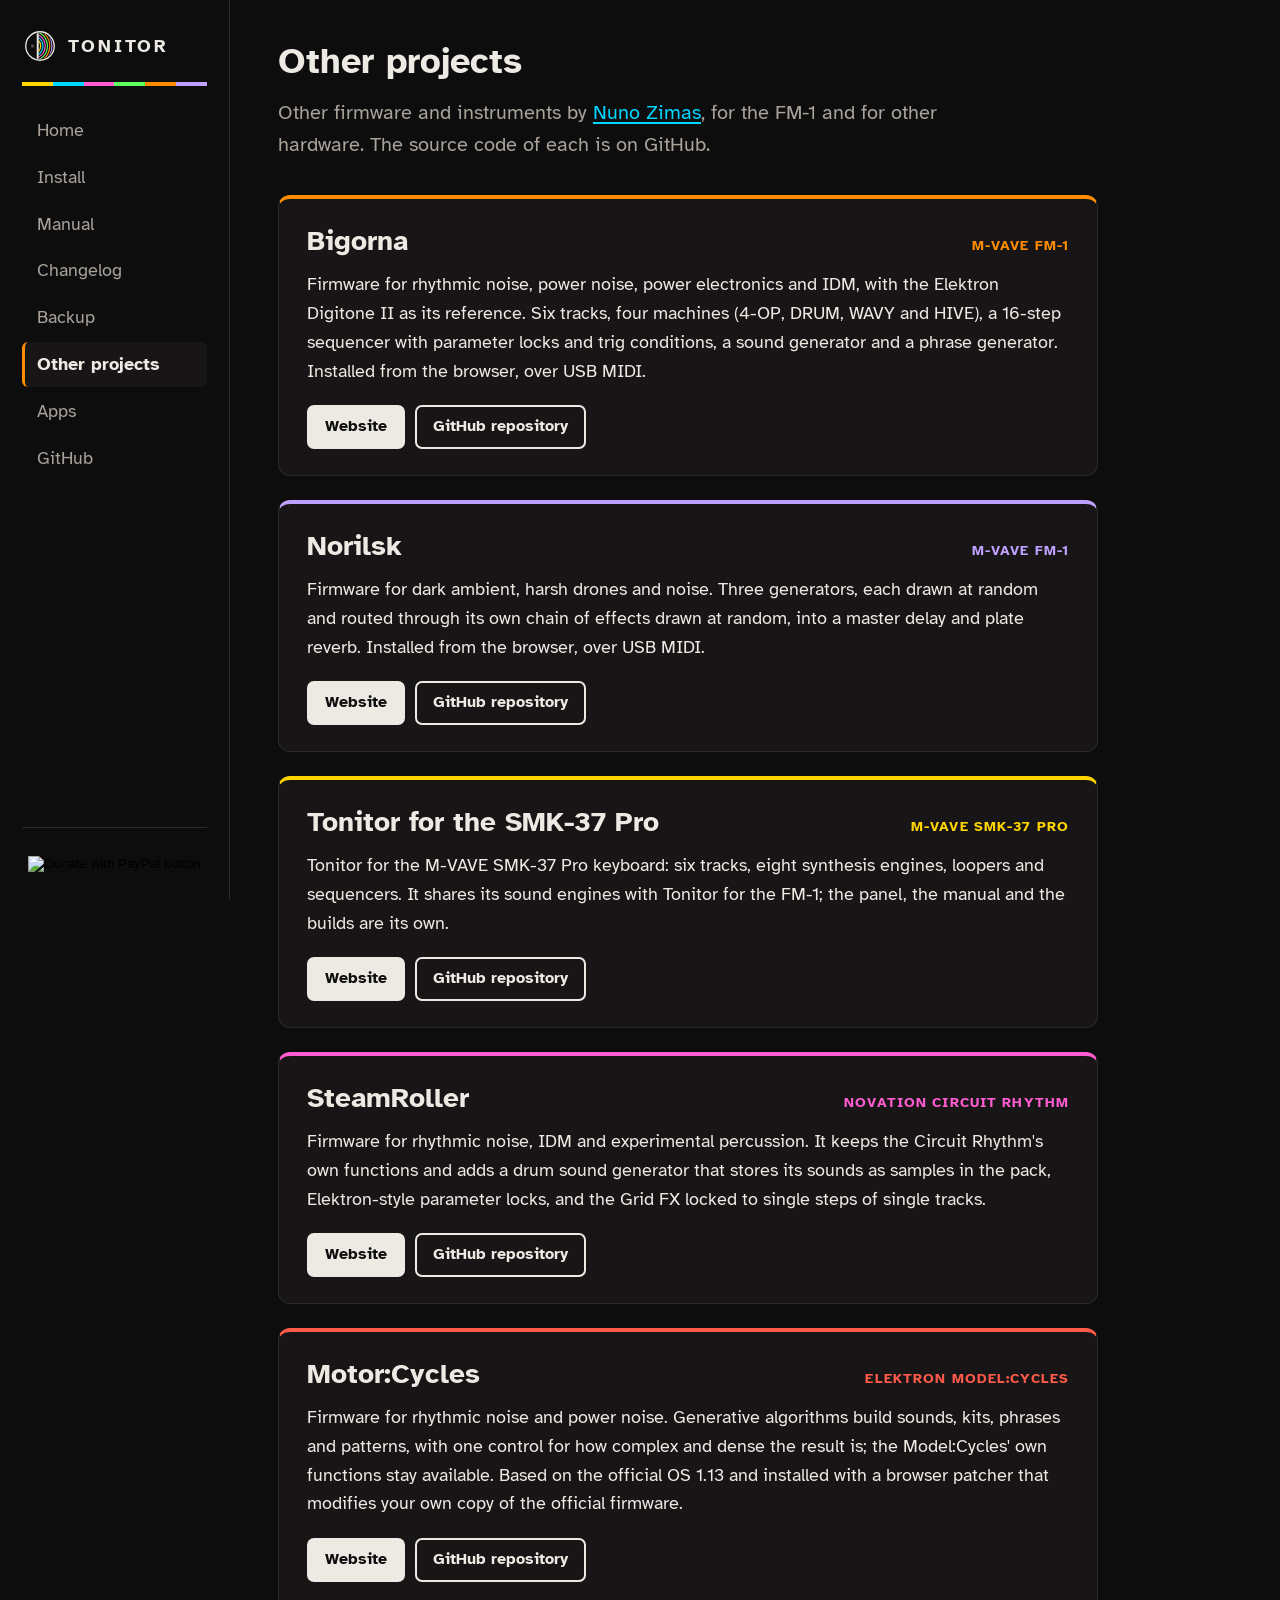
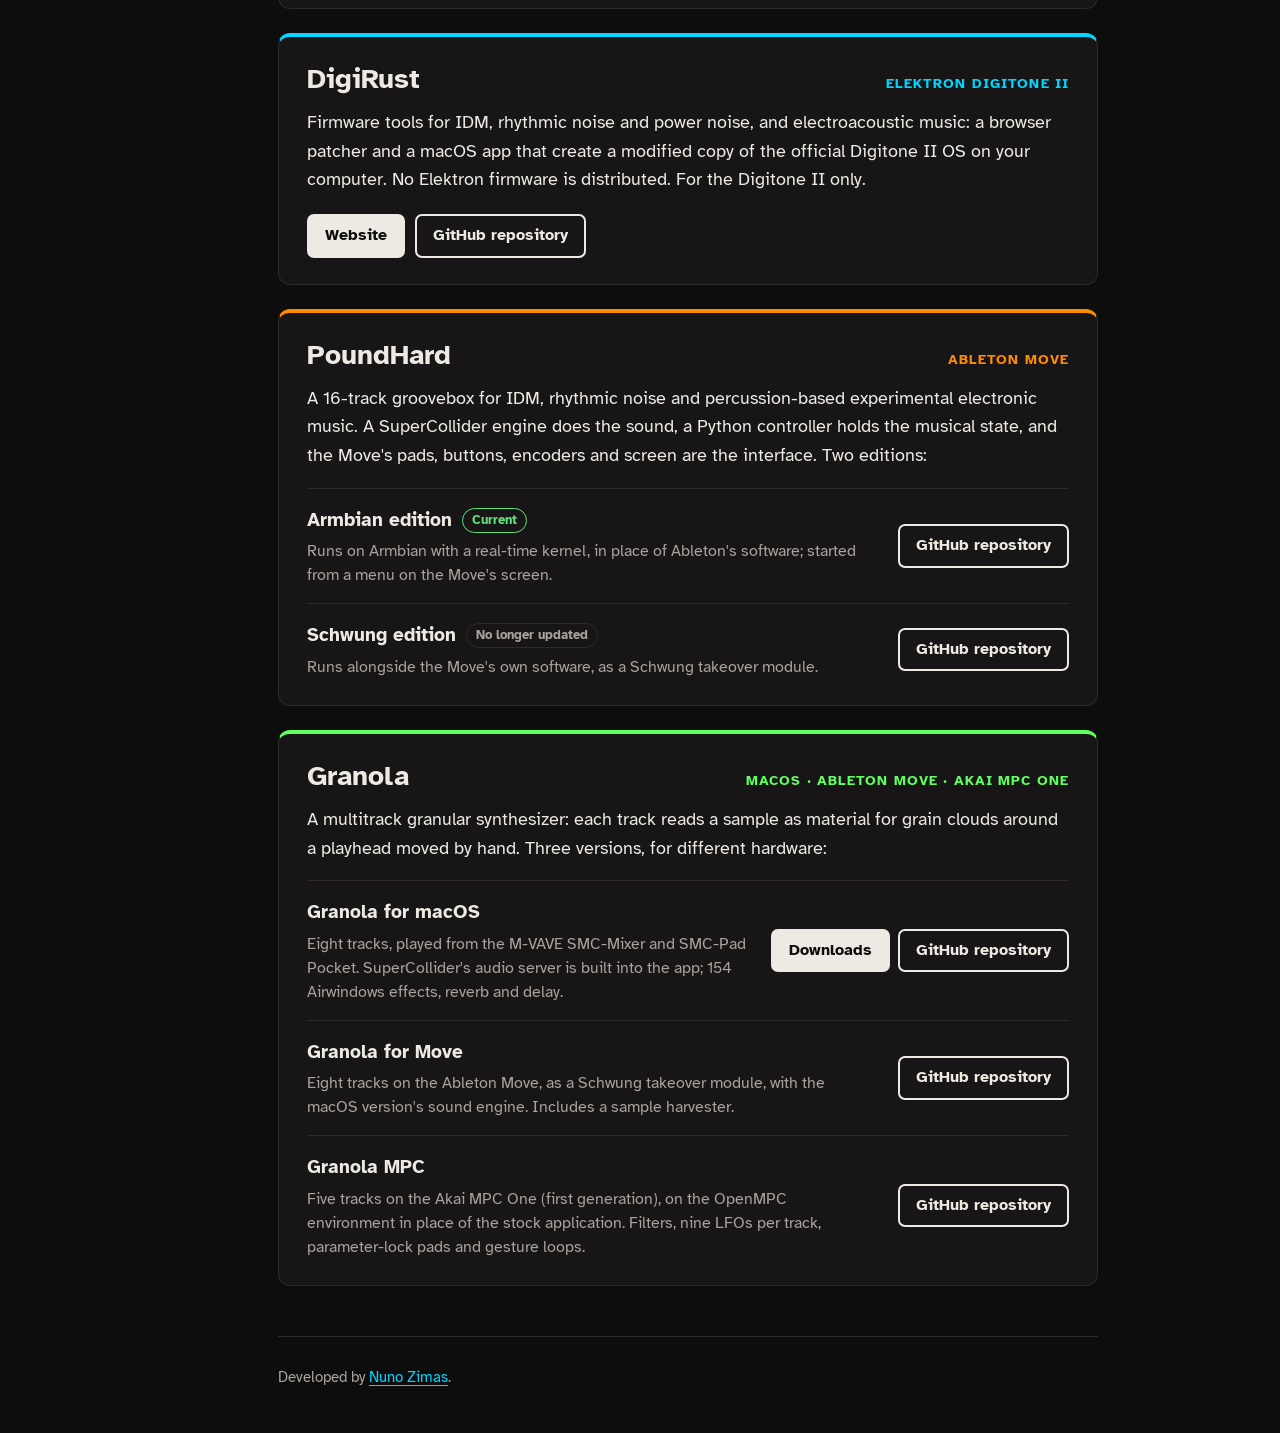
<file: docs/projects.html>
<!doctype html>
<!-- SPDX-License-Identifier: MIT -- Tonitor website (generated by tools/make_site.py from site/, README.md, CHANGELOG.md) -->
<html lang="en">
<head>
<meta charset="utf-8">
<meta name="viewport" content="width=device-width, initial-scale=1">
<title>Other projects by Nuno Zimas</title>
<meta name="description" content="Firmware and instruments by Nuno Zimas for the M-VAVE FM-1 and SMK-37 Pro, the Novation Circuit Rhythm, the Elektron Model:Cycles and Digitone II, the Ableton Move, the Akai MPC One and macOS.">
<link rel="icon" href="assets/mark.svg" type="image/svg+xml">
<link rel="preconnect" href="https://fonts.googleapis.com">
<link rel="preconnect" href="https://fonts.gstatic.com" crossorigin>
<link href="https://fonts.googleapis.com/css2?family=Atkinson+Hyperlegible:wght@400;700&display=swap" rel="stylesheet">
<link rel="stylesheet" href="css/site.css?v=5e3897962a">
</head>
<body>
<div class="layout">
  <aside class="side">
    <div class="top">
      <a class="brand" href="./"><img src="assets/mark.svg" alt="">TONITOR</a>
      <button class="menu-btn" type="button" aria-label="Menu" aria-controls="site-nav" aria-expanded="false"><span></span><span></span><span></span></button>
    </div>
    <div class="layers" aria-hidden="true"><span></span><span></span><span></span><span></span><span></span><span></span></div>
    <nav id="site-nav" aria-label="Site">
      <button class="menu-close" type="button" aria-label="Close the menu">&times;</button>
      <a href="./">Home</a>
      <a href="install.html">Install</a>
      <a href="manual.html">Manual</a>
      <a href="changelog.html">Changelog</a>
      <a href="backup.html">Backup</a>
      <a href="projects.html" aria-current="page">Other projects</a>
      <a href="apps.html">Apps</a>
      <a href="https://github.com/nzimas/tonitor">GitHub</a>
    </nav>
    <div class="menu-shade" hidden></div>
    <form class="donate donate-side" action="https://www.paypal.com/cgi-bin/webscr" method="post" target="_top">
      <input type="hidden" name="cmd" value="_xclick">
      <input type="hidden" name="business" value="nzimas.lv@gmail.com">
      <input type="hidden" name="item_name" value="Support Tonitor">
      <input type="hidden" name="currency_code" value="EUR">
      <input type="image" src="https://www.paypalobjects.com/en_US/i/btn/btn_donateCC_LG.gif" name="submit"
             title="PayPal - The safer, easier way to pay online!" alt="Donate with PayPal button">
    </form>
  </aside>
  <div class="content">
    <main>
<h1>Other projects</h1>
<p class="lead">Other firmware and instruments by <a href="https://nunozimas.com">Nuno Zimas</a>, for the FM-1 and for other hardware. The source code of each is on GitHub.</p>

<div class="projects">

<article class="project" style="--accent: var(--l5)">
  <div class="project-head">
    <h2>Bigorna</h2>
    <span class="device">M-VAVE FM-1</span>
  </div>
  <p>Firmware for rhythmic noise, power noise, power electronics and IDM, with the Elektron Digitone II as its
    reference. Six tracks, four machines (4-OP, DRUM, WAVY and HIVE), a 16-step sequencer with parameter locks and
    trig conditions, a sound generator and a phrase generator. Installed from the browser, over USB MIDI.</p>
  <div class="links">
    <a class="btn small primary" href="https://nzimas.github.io/bigorna/">Website</a>
    <a class="btn small" href="https://github.com/nzimas/bigorna">GitHub repository</a>
  </div>
</article>

<article class="project" style="--accent: var(--l6)">
  <div class="project-head">
    <h2>Norilsk</h2>
    <span class="device">M-VAVE FM-1</span>
  </div>
  <p>Firmware for dark ambient, harsh drones and noise. Three generators, each drawn at random and routed through
    its own chain of effects drawn at random, into a master delay and plate reverb. Installed from the browser, over
    USB MIDI.</p>
  <div class="links">
    <a class="btn small primary" href="https://nzimas.github.io/norilsk/">Website</a>
    <a class="btn small" href="https://github.com/nzimas/norilsk">GitHub repository</a>
  </div>
</article>

<article class="project" style="--accent: var(--l1)">
  <div class="project-head">
    <h2>Tonitor for the SMK-37 Pro</h2>
    <span class="device">M-VAVE SMK-37 Pro</span>
  </div>
  <p>Tonitor for the M-VAVE SMK-37 Pro keyboard: six tracks, eight synthesis engines, loopers and sequencers. It
    shares its sound engines with Tonitor for the FM-1; the panel, the manual and the builds are its own.</p>
  <div class="links">
    <a class="btn small primary" href="https://nzimas.github.io/tonitor-smk37/">Website</a>
    <a class="btn small" href="https://github.com/nzimas/tonitor-smk37">GitHub repository</a>
  </div>
</article>

<article class="project" style="--accent: var(--l3)">
  <div class="project-head">
    <h2>SteamRoller</h2>
    <span class="device">Novation Circuit Rhythm</span>
  </div>
  <p>Firmware for rhythmic noise, IDM and experimental percussion. It keeps the Circuit Rhythm's own functions and
    adds a drum sound generator that stores its sounds as samples in the pack, Elektron-style parameter locks, and
    the Grid FX locked to single steps of single tracks.</p>
  <div class="links">
    <a class="btn small primary" href="https://nzimas.github.io/steamroller/">Website</a>
    <a class="btn small" href="https://github.com/nzimas/steamroller">GitHub repository</a>
  </div>
</article>

<article class="project" style="--accent: var(--warn)">
  <div class="project-head">
    <h2>Motor:Cycles</h2>
    <span class="device">Elektron Model:Cycles</span>
  </div>
  <p>Firmware for rhythmic noise and power noise. Generative algorithms build sounds, kits, phrases and patterns,
    with one control for how complex and dense the result is; the Model:Cycles' own functions stay available. Based on
    the official OS 1.13 and installed with a browser patcher that modifies your own copy of the official firmware.</p>
  <div class="links">
    <a class="btn small primary" href="https://nzimas.github.io/motorcycles/">Website</a>
    <a class="btn small" href="https://github.com/nzimas/motorcycles">GitHub repository</a>
  </div>
</article>

<article class="project" style="--accent: var(--l2)">
  <div class="project-head">
    <h2>DigiRust</h2>
    <span class="device">Elektron Digitone II</span>
  </div>
  <p>Firmware tools for IDM, rhythmic noise and power noise, and electroacoustic music: a browser patcher and a macOS
    app that create a modified copy of the official Digitone II OS on your computer. No Elektron firmware is
    distributed. For the Digitone II only.</p>
  <div class="links">
    <a class="btn small primary" href="https://nzimas.github.io/digirust/">Website</a>
    <a class="btn small" href="https://github.com/nzimas/digirust">GitHub repository</a>
  </div>
</article>

<article class="project" style="--accent: var(--l5)">
  <div class="project-head">
    <h2>PoundHard</h2>
    <span class="device">Ableton Move</span>
  </div>
  <p>A 16-track groovebox for IDM, rhythmic noise and percussion-based experimental electronic music. A SuperCollider
    engine does the sound, a Python controller holds the musical state, and the Move's pads, buttons, encoders and
    screen are the interface. Two editions:</p>
  <ul class="editions">
    <li>
      <div>
        <span class="ed-name">Armbian edition</span><span class="tag current">Current</span>
        <p class="ed-note">Runs on Armbian with a real-time kernel, in place of Ableton's software; started from a
          menu on the Move's screen.</p>
      </div>
      <a class="btn small" href="https://github.com/nzimas/poundhard-armbian">GitHub repository</a>
    </li>
    <li>
      <div>
        <span class="ed-name">Schwung edition</span><span class="tag">No longer updated</span>
        <p class="ed-note">Runs alongside the Move's own software, as a Schwung takeover module.</p>
      </div>
      <a class="btn small" href="https://github.com/nzimas/poundhard">GitHub repository</a>
    </li>
  </ul>
</article>

<article class="project" style="--accent: var(--l4)">
  <div class="project-head">
    <h2>Granola</h2>
    <span class="device">macOS · Ableton Move · Akai MPC One</span>
  </div>
  <p>A multitrack granular synthesizer: each track reads a sample as material for grain clouds around a playhead
    moved by hand. Three versions, for different hardware:</p>
  <ul class="editions">
    <li>
      <div>
        <span class="ed-name">Granola for macOS</span>
        <p class="ed-note">Eight tracks, played from the M-VAVE SMC-Mixer and SMC-Pad Pocket. SuperCollider's audio
          server is built into the app; 154 Airwindows effects, reverb and delay.</p>
      </div>
      <div class="ed-links">
        <a class="btn small primary" href="https://github.com/nzimas/granola/releases">Downloads</a>
        <a class="btn small" href="https://github.com/nzimas/granola">GitHub repository</a>
      </div>
    </li>
    <li>
      <div>
        <span class="ed-name">Granola for Move</span>
        <p class="ed-note">Eight tracks on the Ableton Move, as a Schwung takeover module, with the macOS version's
          sound engine. Includes a sample harvester.</p>
      </div>
      <a class="btn small" href="https://github.com/nzimas/granola-move">GitHub repository</a>
    </li>
    <li>
      <div>
        <span class="ed-name">Granola MPC</span>
        <p class="ed-note">Five tracks on the Akai MPC One (first generation), on the OpenMPC environment in place of
          the stock application. Filters, nine LFOs per track, parameter-lock pads and gesture loops.</p>
      </div>
      <a class="btn small" href="https://github.com/nzimas/granola-openmpc">GitHub repository</a>
    </li>
  </ul>
</article>

</div>

    </main>
    <footer>
      <p>Developed by <a href="https://nunozimas.com">Nuno Zimas</a>.</p>
      <form class="donate donate-foot" action="https://www.paypal.com/cgi-bin/webscr" method="post" target="_top">
        <input type="hidden" name="cmd" value="_xclick">
        <input type="hidden" name="business" value="nzimas.lv@gmail.com">
        <input type="hidden" name="item_name" value="Support Tonitor">
        <input type="hidden" name="currency_code" value="EUR">
        <input type="image" src="https://www.paypalobjects.com/en_US/i/btn/btn_donateCC_LG.gif" name="submit"
               title="PayPal - The safer, easier way to pay online!" alt="Donate with PayPal button">
      </form>
    </footer>
  </div>
</div>
<script src="js/menu.js?v=5e3897962a"></script>
</body>
</html>
</file>
<file: docs/css/site.css>
/* SPDX-License-Identifier: MIT -- Tonitor website */
:root {
  --bg: #0e0d0d;
  --bg2: #171515;
  --line: #2c2927;
  --fg: #edeae4;
  --dim: #a8a29b;
  --l1: #ffd600; --l2: #00d6ff; --l3: #ff5cd2; --l4: #60ff60; --l5: #ff8c00; --l6: #bea0ff;
  --warn: #ff5a4a;
  --ok: #60e080;
  --side: 230px;
  --max: 820px;
}
* { box-sizing: border-box; }
[hidden] { display: none !important; }
html { -webkit-text-size-adjust: 100%; }
body {
  margin: 0;
  background: var(--bg);
  color: var(--fg);
  font-family: "Atkinson Hyperlegible", system-ui, -apple-system, "Segoe UI", sans-serif;
  font-size: 18px;
  line-height: 1.6;
}
a { color: var(--l2); text-underline-offset: 3px; }
a:hover { color: var(--fg); }
code, pre { font-family: ui-monospace, "SF Mono", Menlo, Consolas, monospace; font-size: 0.88em; }
code { background: var(--bg2); border: 1px solid var(--line); border-radius: 5px; padding: 0.05em 0.35em; }
pre { background: var(--bg2); border: 1px solid var(--line); border-radius: 8px; padding: 14px 16px; overflow-x: auto; }
pre code { background: none; border: 0; padding: 0; }
img { max-width: 100%; }

/* the frame: the menu down the left, the content beside it */
.layout { display: flex; min-height: 100vh; }
.side {
  width: var(--side); flex: none; position: sticky; top: 0; align-self: flex-start; height: 100vh;
  padding: 28px 22px; border-right: 1px solid var(--line);
  display: flex; flex-direction: column;
}
.brand { display: flex; align-items: center; gap: 10px; color: var(--fg); text-decoration: none; font-weight: 700; letter-spacing: 0.16em; font-size: 18px; }
.brand img { width: 36px; height: 36px; }
.layers { display: flex; height: 4px; margin: 18px 0 22px; }
.layers span { flex: 1; }
.layers span:nth-child(1) { background: var(--l1); } .layers span:nth-child(2) { background: var(--l2); }
.layers span:nth-child(3) { background: var(--l3); } .layers span:nth-child(4) { background: var(--l4); }
.layers span:nth-child(5) { background: var(--l5); } .layers span:nth-child(6) { background: var(--l6); }
.top { display: flex; align-items: center; justify-content: space-between; }
.menu-btn, .menu-close, .menu-shade { display: none; }
.side nav { display: flex; flex-direction: column; gap: 2px; }
.side nav a { color: var(--dim); text-decoration: none; padding: 8px 12px; border-radius: 6px; border-left: 3px solid transparent; }
.side nav a:hover { color: var(--fg); background: var(--bg2); }
.side nav a[aria-current="page"] { color: var(--fg); background: var(--bg2); border-left-color: var(--l5); font-weight: 700; }
.donate { margin: auto 0 0; padding-top: 28px; border-top: 1px solid var(--line); display: flex; justify-content: center; }
.donate input[type="image"] { display: block; }
.donate-foot { display: none; }

.content { flex: 1; min-width: 0; padding: 0 48px; }
main { max-width: var(--max); padding: 40px 0 50px; }
main h1 { font-size: 36px; line-height: 1.2; margin: 0 0 14px; }
main h2 { font-size: 27px; line-height: 1.25; margin: 48px 0 12px; padding-top: 14px; border-top: 1px solid var(--line); }
main h3 { font-size: 21px; margin: 30px 0 8px; }
main h2, main h3 { scroll-margin-top: 20px; }
p.big { font-size: 22px; font-weight: 700; margin: 0 0 8px; }
p.note { color: var(--dim); font-size: 15px; }

/* home */
.hero { padding: 10px 0 6px; }
.hero h1 { font-size: 30px; line-height: 1.3; max-width: 26em; margin: 0; }
.cta { display: flex; gap: 14px; flex-wrap: wrap; margin-top: 26px; }
/* the demo: a 16:9 poster (the Short's frame on an enlarged, blurred detail of it); played, YouTube's player takes
 * the frame's place in the middle */
.demo { position: relative; margin: 34px 0 0; aspect-ratio: 16 / 9; overflow: hidden; border-radius: 14px;
        border: 1px solid var(--line); background: #000; box-shadow: 0 18px 50px rgba(0, 0, 0, 0.55); }
.demo > img { position: absolute; inset: 0; width: 100%; height: 100%; object-fit: cover; display: block; }
.demo-play { position: absolute; inset: 0; width: 100%; height: 100%; padding: 0; border: 0; cursor: pointer;
             background: radial-gradient(ellipse at center, rgba(0, 0, 0, 0) 30%, rgba(0, 0, 0, 0.35) 100%);
             display: flex; flex-direction: column; align-items: center; justify-content: center; gap: 14px;
             color: var(--fg); font-family: inherit; }
.demo-icon { width: 84px; height: 84px; border-radius: 50%; display: grid; place-items: center;
             background: rgba(14, 13, 13, 0.62); border: 2px solid rgba(237, 234, 228, 0.9);
             backdrop-filter: blur(6px); -webkit-backdrop-filter: blur(6px);
             transition: transform 0.18s ease, background 0.18s ease; }
.demo-icon svg { width: 38px; height: 38px; fill: var(--fg); margin-left: 5px; }
.demo-label { font-size: 17px; font-weight: 700; letter-spacing: 0.04em; padding: 5px 14px; border-radius: 999px;
              background: rgba(14, 13, 13, 0.62); backdrop-filter: blur(6px); -webkit-backdrop-filter: blur(6px); }
.demo-play:hover .demo-icon, .demo-play:focus-visible .demo-icon { transform: scale(1.08); background: var(--l5); border-color: var(--l5); }
.demo-play:focus-visible { outline: 3px solid var(--l2); outline-offset: -3px; }
.demo iframe { position: absolute; top: 0; left: 50%; height: 100%; aspect-ratio: 9 / 16; transform: translateX(-50%);
               border: 0; display: block; background: #000; }
@media (prefers-reduced-motion: reduce) { .demo-icon { transition: none; } }
.btn { display: inline-block; padding: 12px 22px; border-radius: 8px; font-weight: 700; text-decoration: none; border: 2px solid var(--fg); color: var(--fg); background: transparent; font-size: 18px; cursor: pointer; font-family: inherit; }
.btn.primary { background: var(--fg); color: var(--bg); }
.btn:hover { background: var(--bg2); color: var(--fg); }
.btn.primary:hover { background: #fff; color: var(--bg); }
.btn[disabled] { opacity: 0.35; cursor: not-allowed; }

.features { display: grid; grid-template-columns: max-content 1fr; gap: 8px 26px; margin: 16px 0 0; }
.features dt { font-weight: 700; }
.features dd { margin: 0; color: var(--dim); }

.steps { counter-reset: s; list-style: none; padding: 0; margin: 16px 0 0; }
.steps li { counter-increment: s; position: relative; padding: 4px 0 12px 50px; }
.steps li::before { content: counter(s); position: absolute; left: 0; top: 0; width: 34px; height: 34px; border-radius: 50%; border: 2px solid var(--fg); display: grid; place-items: center; font-weight: 700; }

.warn { border-left: 4px solid var(--warn); padding: 4px 0 4px 18px; margin: 22px 0; }
.warn p { margin: 0; }

footer { border-top: 1px solid var(--line); padding: 24px 0 40px; color: var(--dim); font-size: 15px; max-width: var(--max); }
footer p { margin: 4px 0; }

/* documents (manual, changelog) */
main table { border-collapse: collapse; width: 100%; margin: 14px 0; display: block; overflow-x: auto; }
main th, main td { border: 1px solid var(--line); padding: 8px 12px; vertical-align: top; text-align: left; }
main th { background: var(--bg2); }
main td:first-child { white-space: nowrap; }
main blockquote { border-left: 4px solid var(--l5); margin: 16px 0; padding: 4px 18px; color: var(--dim); }
.toc { border-left: 1px solid var(--line); padding: 4px 0 4px 18px; columns: 2 240px; margin: 20px 0; }
.toc a { display: block; padding: 2px 0; text-decoration: none; }
.toc a.sub { padding-left: 16px; color: var(--dim); }

/* the manual: a bar that stays at the top (search, back to the contents or the top) */
.mbar { position: sticky; top: 0; z-index: 5; display: flex; gap: 10px; align-items: center;
        margin: 0 0 18px; padding: 12px 0; background: var(--bg); border-bottom: 1px solid var(--line); }
.mbar input { flex: 1; min-width: 0; font: inherit; font-size: 17px; color: var(--fg); background: var(--bg2);
              border: 1px solid var(--line); border-radius: 7px; padding: 7px 12px; }
.mbar input:focus { outline: 2px solid var(--l2); outline-offset: 0; border-color: transparent; }
.mresults { position: absolute; top: 100%; left: 0; right: 0; max-height: min(70vh, 560px); overflow-y: auto;
            background: var(--bg2); border: 1px solid var(--line); border-radius: 0 0 10px 10px;
            box-shadow: 0 16px 40px rgba(0, 0, 0, 0.6); }
.mresults a { display: block; padding: 9px 14px; border-bottom: 1px solid var(--line); color: var(--fg); text-decoration: none; }
.mresults a:last-child { border-bottom: 0; }
.mresults a[aria-selected="true"], .mresults a:hover { background: #24211f; }
.mresults .where { display: block; font-size: 14px; font-weight: 700; color: var(--l5); }
.mresults .what { display: block; font-size: 15px; color: var(--dim); line-height: 1.45; }
.mresults mark { background: none; color: var(--fg); font-weight: 700; text-decoration: underline; text-decoration-color: var(--l5); }
.mresults .none { padding: 10px 14px; color: var(--dim); }
/* bottom right, once the contents are scrolled past: to the contents, to the top; named beside them on hover */
.mfloat { position: fixed; right: 20px; bottom: 20px; z-index: 6; display: flex; flex-direction: column; gap: 10px;
          opacity: 0; visibility: hidden; transform: translateY(8px); transition: opacity 0.2s, transform 0.2s, visibility 0.2s; }
.mfloat.show { opacity: 1; visibility: visible; transform: none; }
.mfloat a { position: relative; display: grid; place-items: center; width: 44px; height: 44px; border-radius: 50%;
            color: var(--dim); background: var(--bg2); border: 1px solid var(--line); box-shadow: 0 6px 18px rgba(0, 0, 0, 0.5); }
.mfloat a:hover, .mfloat a:focus-visible { color: var(--fg); border-color: var(--dim); }
.mfloat a:focus-visible { outline: 2px solid var(--l2); outline-offset: 2px; }
.mfloat a::after { content: attr(data-tip); position: absolute; right: calc(100% + 10px); top: 50%; transform: translateY(-50%);
                   white-space: nowrap; font-size: 14px; font-weight: 700; color: var(--fg); background: var(--bg2);
                   border: 1px solid var(--line); border-radius: 6px; padding: 3px 9px; pointer-events: none;
                   opacity: 0; transition: opacity 0.15s; }
.mfloat a:hover::after, .mfloat a:focus-visible::after { opacity: 1; }
@media (prefers-reduced-motion: reduce) { .mfloat, .mfloat a::after { transition: none; } }
@media (max-width: 820px) { .mfloat { right: 14px; bottom: 14px; } }
.manual h2, .manual h3, .manual p, .manual tr, .manual li, .manual figure, .manual nav { scroll-margin-top: 80px; }
.found { animation: found 2.4s ease-out; }
@keyframes found { from { background: rgba(255, 140, 0, 0.35); } to { background: transparent; } }
@media (prefers-reduced-motion: reduce) { .found { animation: none; outline: 2px solid var(--l5); } }

/* the manual: the FM-1 drawn, numbered, with its table */
.fm1-fig { margin: 22px 0 8px; }
.fm1-scroll { overflow-x: auto; }
.fm1-fig .narrow { display: none; }
@media (max-width: 700px) { .fm1-fig .narrow { display: inline; } }
.fm1-fig svg { display: block; width: 100%; height: auto; min-width: 640px; }
.fm1-fig figcaption { color: var(--dim); font-size: 15px; margin-top: 4px; }
.fm1 .cut { stroke: var(--dim); stroke-width: 1.5; stroke-dasharray: 6 6; }
.fm1 .lead { fill: none; stroke: var(--l5); stroke-width: 2; }
.fm1 .tip { fill: var(--l5); }
.fm1 .num { fill: var(--l5); stroke: var(--bg); stroke-width: 2; }
.fm1 text { fill: var(--bg); font: 700 19px "Atkinson Hyperlegible", system-ui, sans-serif; text-anchor: middle; }
.fm1 .callout:hover .lead, .fm1 .callout.hot .lead, .fm1 .callout:focus-visible .lead { stroke: var(--fg); stroke-width: 3; }
.fm1 .callout:hover .num, .fm1 .callout.hot .num, .fm1 .callout:focus-visible .num,
.fm1 .callout:hover .tip, .fm1 .callout.hot .tip, .fm1 .callout:focus-visible .tip { fill: var(--fg); }
.fm1 .callout:focus { outline: none; }
table.controls td.n { text-align: center; font-weight: 700; }
table.controls td.n a { display: inline-block; min-width: 30px; padding: 1px 0; border-radius: 999px; background: var(--l5);
                        color: var(--bg); text-decoration: none; }
table.controls tr.hot td { background: #24211f; }
table.controls tr.hot td.n a { background: var(--fg); }

/* other projects */
p.lead { font-size: 20px; color: var(--dim); margin: 0; max-width: 36em; }
.projects { display: grid; gap: 24px; margin: 34px 0 0; }
.project { --accent: var(--l1); background: var(--bg2); border: 1px solid var(--line); border-top: 4px solid var(--accent);
           border-radius: 12px; padding: 24px 28px 26px; }
.project-head { display: flex; flex-wrap: wrap; align-items: baseline; justify-content: space-between; gap: 4px 18px; }
main .project h2 { margin: 0; padding: 0; border: 0; font-size: 28px; }
.device { color: var(--accent); font-size: 14px; font-weight: 700; letter-spacing: 0.08em; text-transform: uppercase; }
.project > p { margin: 12px 0 0; }
.links { display: flex; flex-wrap: wrap; gap: 10px; margin-top: 20px; }
.btn.small { padding: 7px 16px; font-size: 16px; border-radius: 7px; white-space: nowrap; }
.editions { list-style: none; padding: 0; margin: 18px 0 0; border-top: 1px solid var(--line); }
.editions li { display: grid; grid-template-columns: 1fr auto; gap: 12px 24px; align-items: center;
               padding: 16px 0; border-bottom: 1px solid var(--line); }
.editions li:last-child { border-bottom: 0; padding-bottom: 0; }
.ed-name { font-weight: 700; font-size: 19px; }
.ed-note { color: var(--dim); font-size: 16px; line-height: 1.5; margin: 4px 0 0; }
.ed-links { display: flex; flex-wrap: wrap; gap: 8px; justify-content: flex-end; }
.tag { display: inline-block; margin-left: 10px; padding: 1px 9px; border: 1px solid var(--line); border-radius: 999px;
       color: var(--dim); font-size: 13px; font-weight: 700; vertical-align: 2px; }
.tag.current { color: var(--ok); border-color: var(--ok); }

/* apps */
.apps { display: grid; grid-template-columns: minmax(0, 1fr); gap: 24px; margin: 34px 0 0; }
.app { min-width: 0; background: var(--bg2); border: 1px solid var(--line); border-top: 4px solid #e0784a; border-radius: 12px;
       padding: 24px 28px 26px; --accent: #e0784a; }
.app-head { display: flex; align-items: center; gap: 18px; }
.app-icon { width: 72px; height: 72px; border-radius: 16px; flex: none; }
main .app h2 { margin: 0 0 4px; padding: 0; border: 0; font-size: 28px; }
main .app h3 { margin: 26px 0 8px; font-size: 20px; }
.app > p { margin: 16px 0 0; }
.app-art { display: block; width: 100%; height: auto; margin: 20px 0 0; border-radius: 8px; }
.stores { display: flex; flex-wrap: wrap; align-items: center; gap: 12px; margin: 20px 0 0; }
.stores a { display: block; line-height: 0; border-radius: 8px; }
.stores img { height: 44px; width: auto; }
.shots { display: grid; grid-template-columns: repeat(2, 1fr); gap: 10px; margin: 24px 0 0; }
.shots a { display: block; line-height: 0; border: 1px solid var(--line); border-radius: 6px; overflow: hidden; }
.shots img { width: 100%; height: auto; }
.shots a:hover, .shots a:focus-visible { border-color: var(--accent); }
.app-features { margin: 0; padding-left: 1.2em; }
.app-features li { margin: 6px 0; }

/* the installer */
.panel { background: var(--bg2); border: 1px solid var(--line); border-radius: 10px; padding: 22px 24px; margin-top: 20px; }
.status { font-size: 22px; font-weight: 700; margin: 0 0 8px; }
.status.ok { color: var(--ok); } .status.bad { color: var(--warn); }
.detail { color: var(--dim); margin: 0; white-space: pre-line; }
.bar { height: 22px; background: var(--bg); border: 2px solid var(--fg); border-radius: 6px; overflow: hidden; margin: 16px 0 6px; }
.bar > div { height: 100%; width: 0; background: linear-gradient(90deg, var(--l1), var(--l2), var(--l3), var(--l4), var(--l5), var(--l6)); transition: width 0.2s; }
.check { display: flex; gap: 12px; align-items: flex-start; margin: 16px 0; font-size: 17px; }
.check input { width: 22px; height: 22px; margin-top: 3px; flex: none; }
.dev { display: grid; grid-template-columns: max-content 1fr; gap: 4px 16px; margin: 10px 0 0; }
.dev dt { color: var(--dim); }
.dev dd { margin: 0; font-weight: 700; }

/* narrow screens: the menu above the content */
@media (max-width: 820px) {
  .layout { flex-direction: column; }
  .side { width: auto; height: auto; position: static; align-self: stretch; border-right: 0; border-bottom: 1px solid var(--line); padding: 16px 20px 12px; }
  .layers { margin: 12px 0 0; }
  .menu-btn { display: flex; flex-direction: column; justify-content: center; gap: 5px; width: 44px; height: 44px;
              padding: 10px; background: none; border: 1px solid var(--line); border-radius: 8px; cursor: pointer; }
  .menu-btn span { display: block; height: 2px; background: var(--fg); border-radius: 1px; }
  .side nav { position: fixed; top: 0; right: 0; bottom: 0; width: min(80vw, 300px); z-index: 20;
              background: var(--bg2); border-left: 1px solid var(--line); padding: 64px 18px 24px;
              transform: translateX(100%); transition: transform 0.22s ease; visibility: hidden; }
  .menu-open .side nav { transform: none; visibility: visible; }
  .side nav a { font-size: 19px; padding: 12px 14px; }
  .menu-close { display: block; position: absolute; top: 12px; right: 12px; width: 44px; height: 44px;
                background: none; border: 1px solid var(--line); border-radius: 8px; color: var(--fg);
                font-size: 28px; line-height: 1; cursor: pointer; font-family: inherit; }
  .menu-shade { display: block; position: fixed; inset: 0; z-index: 10; background: rgba(0, 0, 0, 0.6); }
  .menu-shade[hidden] { display: none; }
  .menu-open { overflow: hidden; }
  .project { padding: 20px 18px 22px; }
  main .project h2 { font-size: 24px; }
  .editions li { grid-template-columns: 1fr; }
  .editions li > .btn { justify-self: start; }
  .ed-links { justify-content: flex-start; }
  .app { padding: 20px 18px 22px; }
  main .app h2 { font-size: 22px; }
  .app-icon { width: 56px; height: 56px; border-radius: 13px; }
  .shots { grid-template-columns: 1fr; }
  .demo { margin-top: 26px; border-radius: 10px; }
  .demo-icon { width: 68px; height: 68px; }
  .demo-icon svg { width: 30px; height: 30px; }
  .demo.playing { aspect-ratio: 9 / 16; max-width: 360px; margin-left: auto; margin-right: auto; }   /* (portrait, to be seen) */
  .donate-side { display: none; }
  .donate-foot { display: flex; margin: 24px 0 8px; padding-top: 24px; }
  .content { padding: 0 20px; }
  main { padding-top: 26px; }
  body { font-size: 17px; }
  .features { grid-template-columns: 1fr; gap: 0; }
  .features dd { margin-bottom: 10px; }
  main td:first-child { white-space: normal; }
}
</file>
